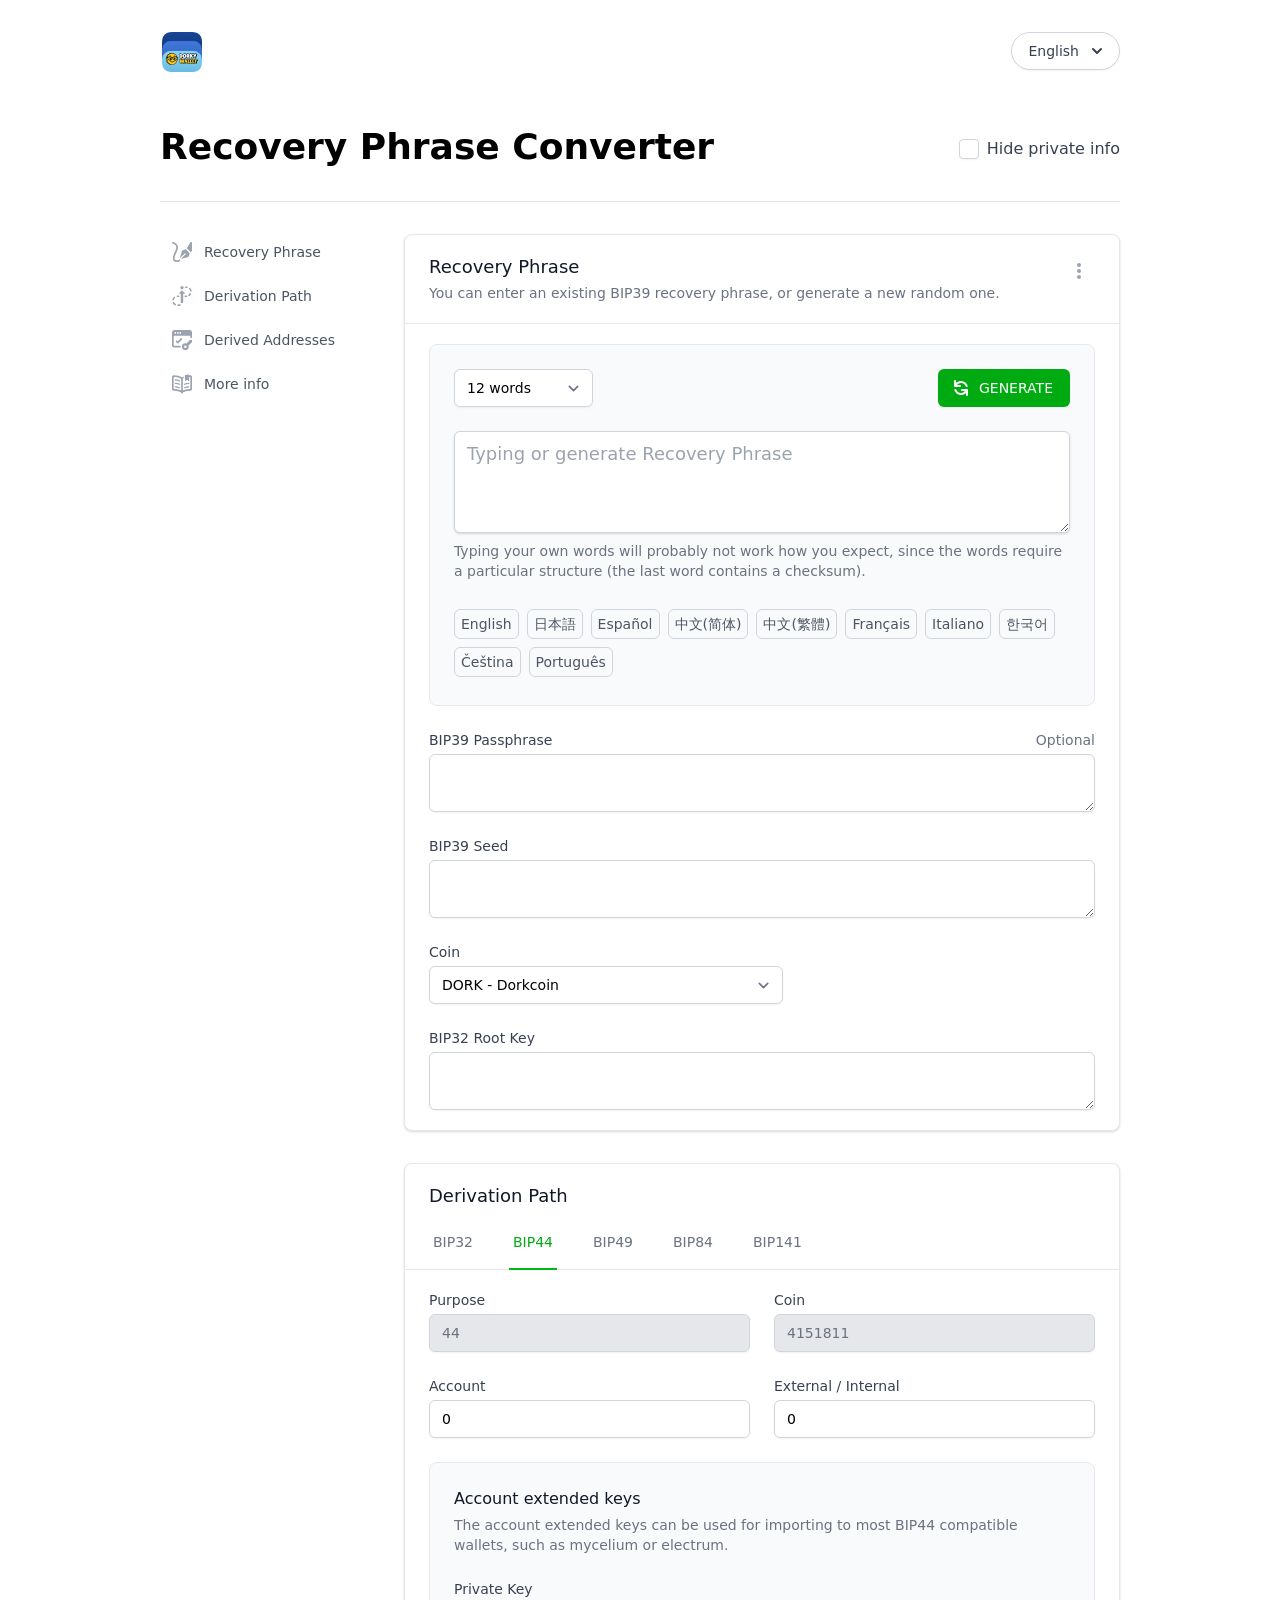
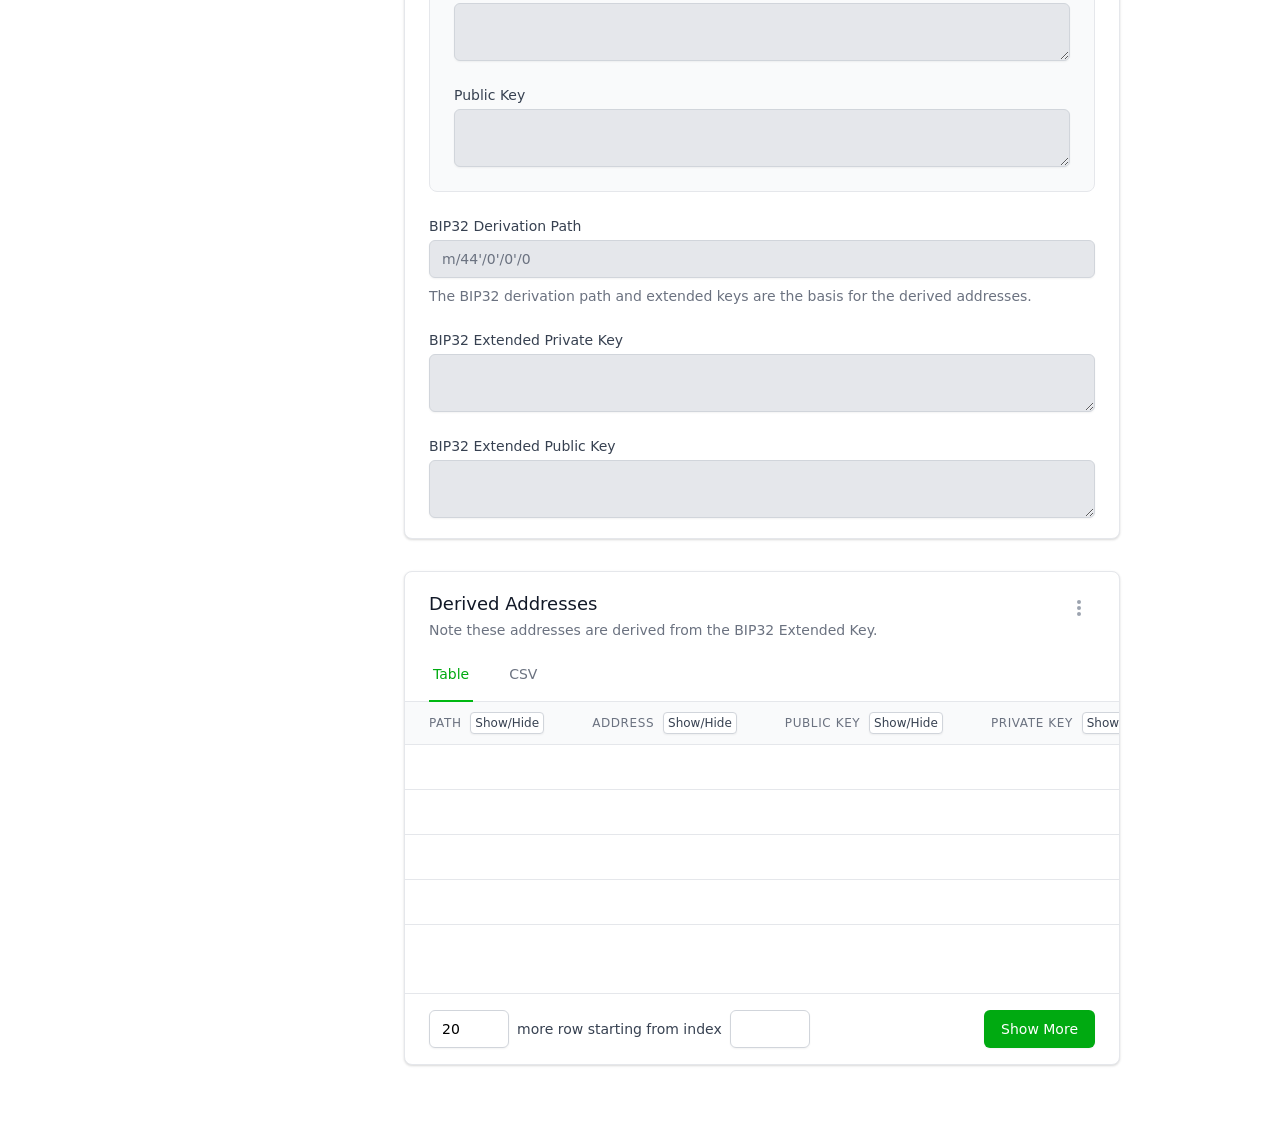
<file: pages/bip39/index.html>
<!DOCTYPE html>
<html class="antialiased">
  <head lang="en">
    <meta charset="utf-8" />
    <title>Dorky BIP39 Recovery Phrase</title>
    <meta
      content="Recovery Phrase for generating deterministic keys"
      name="description"
    />
    <meta content="width=device-width, initial-scale=1.0" name="viewport" />
    <meta content="bitcoin mnemonic converter" name="description" />
    <meta content="OneKey Team" name="author" />
    <link
      type="image/x-icon"
      rel="icon"
      href="[data-uri]"
    />
    <link rel="apple-touch-icon" sizes="180x180" href="img/apple-touch-icon.png">
    <link rel="icon" href="img/favicon.ico" />
    <link rel="icon" type="image/png" sizes="32x32" href="img/favicon-32x32.png">
    <link rel="icon" type="image/png" sizes="16x16" href="/favicon-16x16.png">
    <link rel="manifest" href="img/site.webmanifest">
    <link rel="mask-icon" href="img/safari-pinned-tab.svg" color="#00b812">
    <meta name="msapplication-TileColor" content="#ffffff">
    <meta name="theme-color" content="#ffffff">
    <link rel="stylesheet" href="css/styles.css" />
  </head>
  <body>
    <!-- Container -->
    <div class="ok-container">
      <!-- Header -->
      <header class="ok-header">
        <div>
          <a
            href="https://onekey.so/"
            class="inline-flex md:ml-0.5"
          >
            <img
              class="w-10 h-10"
              src="img/logo_green_vector.png"
              alt="Logo"
            >
          </a>
        </div>
        <div>
          <div class="dropdown js-dropdown">
            <button id="languagePopoverBtn" class="inline-flex justify-center w-full px-4 py-2 text-sm font-medium text-gray-700 bg-white border border-gray-300 rounded-full shadow-sm hover:bg-gray-50 focus:outline-none focus:ring-2 focus:ring-offset-2 focus:ring-offset-gray-100 focus:ring-green-600" type="button" aria-expanded="false" aria-haspopup="true">
              English
              <svg xmlns="http://www.w3.org/2000/svg" viewBox="0 0 20 20" fill="currentColor" class="w-5 h-5 ml-2 -mr-1" aria-hidden="true"><path fill-rule="evenodd" d="M5.293 7.293a1 1 0 011.414 0L10 10.586l3.293-3.293a1 1 0 111.414 1.414l-4 4a1 1 0 01-1.414 0l-4-4a1 1 0 010-1.414z" clip-rule="evenodd"></path></svg>
            </button>
            <div id="languagePopoverContent" class="dropdown__menu min-w-[120px]">
              <a class="block p-2 text-sm text-left text-gray-700 transition rounded-md cursor-pointer hover:bg-gray-100 hover:text-gray-900" href="./index-zh.html">
                中文
              </a>
              <a class="block p-2 text-sm text-left text-gray-700 transition rounded-md cursor-pointer hover:bg-gray-100 hover:text-gray-900">
                English
              </a>
            </div>
          </div>
        </div>
      </header>

      <!-- Title -->
      <div class="pb-4 mb-2 border-b border-gray-200 md:pb-8 md:mb-8 md:flex md:items-baseline">
          <h1 class="mb-2 text-3xl font-bold md:text-4xl md:mb-0">Recovery Phrase Converter</h1>
          <label class="flex items-center flex-shrink-0 p-2 -ml-2 transition rounded-md cursor-pointer md:ml-auto md:-mr-2 hover:bg-gray-100">
            <input type="checkbox" class="w-5 h-5 privacy-screen-toggle ok-checkbox" />
            <span class="font-medium text-gray-700">Hide private info</span>
          </label>
      </div>

      <!-- Content -->
      <div class="-mx-4 md:grid md:gap-4 md:grid-cols-12 md:mx-0">
        <!-- Navigation -->
        <div class="sticky top-0 self-start px-1 py-2 overflow-auto bg-white bg-opacity-70 backdrop-filter backdrop-saturate-150 backdrop-blur-lg md:px-0 md:py-0 md:col-span-4 md:top-8 lg:col-span-3">
          <nav class="md:max-w-[240px] mr-8 space-x-2 md:space-x-0 md:space-y-2 text-gray-600 flex md:flex-col" aria-label="Sidebar">
            <!-- Current: "bg-gray-100 text-gray-900", Default: "text-gray-600 hover:bg-gray-50 hover:text-gray-900" -->
            <a href="#section-1" class="flex items-center px-3 py-2 text-sm font-medium rounded-md js-anchor-link hover:bg-gray-50 hover:text-gray-900">
              <svg viewBox="0 0 24 24" height="24" width="24" xmlns="http://www.w3.org/2000/svg" fill="currentColor" class="hidden w-5 h-5 mr-3 text-gray-400 md:block">
                <g transform="matrix(1,0,0,1,0,0)"><path d="M23.5,0h-1a.5.5,0,0,0-.431.247l-4.16,7.072a.5.5,0,0,0,.077.607l3.921,3.921a.5.5,0,0,0,.666.036l1.239-.992A.5.5,0,0,0,24,10.5V.5A.5.5,0,0,0,23.5,0Z" stroke="none" stroke-linecap="round" stroke-linejoin="round" stroke-width="0"></path><path d="M16.868,8.929a.5.5,0,0,0-.491-.127l-2.9.827a2.484,2.484,0,0,0-1.717,1.717L9.488,19.312a.069.069,0,0,0,.116.068l5.63-5.631A.75.75,0,1,1,16.3,14.81l-5.632,5.632a.062.062,0,0,0-.01.077.064.064,0,0,0,.072.028l7.965-2.276a2.488,2.488,0,0,0,1.72-1.726l.778-2.945a.5.5,0,0,0-.13-.481Z" stroke="none" stroke-linecap="round" stroke-linejoin="round" stroke-width="0"></path><path d="M8.3,21.283A3.464,3.464,0,0,1,6,22a3.175,3.175,0,0,1-2.644-1.045c-.636-.965-.441-2.714.564-5.059,2.017-4.709,4.134-8.436,2.8-11.62C5.969,2.5,4.264,1.156,1.351.065a1,1,0,1,0-.7,1.871C2.978,2.81,4.36,3.828,4.872,5.05c.955,2.277-.9,5.646-2.791,10.059-1.3,3.036-1.434,5.373-.4,6.947A5.057,5.057,0,0,0,6,24,5.3,5.3,0,0,0,9.7,22.707a.991.991,0,0,0,.006-1.395A1.009,1.009,0,0,0,8.3,21.283Z" stroke="none" stroke-linecap="round" stroke-linejoin="round" stroke-width="0"></path></g>
              </svg>
              <span class="truncate">
                Recovery Phrase
              </span>
            </a>

            <a href="#section-2" class="flex items-center px-3 py-2 text-sm font-medium rounded-md js-anchor-link hover:bg-gray-50 hover:text-gray-900">
              <svg viewBox="0 0 24 24" height="24" width="24" xmlns="http://www.w3.org/2000/svg" fill="currentColor" class="hidden w-5 h-5 mr-3 text-gray-400 md:block"><g transform="matrix(1,0,0,1,0,0)"><path d="M10.5,23.02a.98.98,0,0,0-.98-.979H7.562a.98.98,0,1,0,0,1.959H9.521A.98.98,0,0,0,10.5,23.02Z" stroke="none" stroke-linecap="round" stroke-linejoin="round" stroke-width="0"></path><path d="M4.294,21.4a4.434,4.434,0,0,1-1.625-1.736.98.98,0,1,0-1.738.906,6.4,6.4,0,0,0,2.343,2.5.968.968,0,0,0,.509.143A.979.979,0,0,0,4.294,21.4Z" stroke="none" stroke-linecap="round" stroke-linejoin="round" stroke-width="0"></path><path d="M2.115,13.1A6.361,6.361,0,0,0,.408,16.072a.979.979,0,0,0,.711,1.189.945.945,0,0,0,.24.03.98.98,0,0,0,.949-.74A4.4,4.4,0,0,1,3.49,14.492a.98.98,0,1,0-1.375-1.4Z" stroke="none" stroke-linecap="round" stroke-linejoin="round" stroke-width="0"></path><path d="M17.358,13.224a.98.98,0,0,0,0-1.959h-1.47a.98.98,0,0,0,0,1.959Z" stroke="none" stroke-linecap="round" stroke-linejoin="round" stroke-width="0"></path><path d="M22.5,8.74a.979.979,0,0,0-1.342.347,4.383,4.383,0,0,1-1.171,1.307.98.98,0,1,0,1.173,1.57,6.387,6.387,0,0,0,1.688-1.883A.981.981,0,0,0,22.5,8.74Z" stroke="none" stroke-linecap="round" stroke-linejoin="round" stroke-width="0"></path><path d="M23.622,5.807a1.075,1.075,0,0,0-.018-.193,6.362,6.362,0,0,0-1.554-3.06.98.98,0,1,0-1.444,1.324,4.393,4.393,0,0,1,1.075,2.116.981.981,0,0,0,.96.79.9.9,0,0,0,.191-.019A.979.979,0,0,0,23.622,5.807Z" stroke="none" stroke-linecap="round" stroke-linejoin="round" stroke-width="0"></path><path d="M18.823,1.578A.978.978,0,0,0,17.935.516C17.744.5,17.553.49,17.358.49h-.98a.98.98,0,0,0,0,1.959h.98c.136,0,.27.007.4.018.03,0,.06,0,.088,0A.979.979,0,0,0,18.823,1.578Z" stroke="none" stroke-linecap="round" stroke-linejoin="round" stroke-width="0"></path><path d="M8.579,9a.487.487,0,0,0,.452.3h1.225a.245.245,0,0,1,.245.245v9.8a1.469,1.469,0,0,0,2.938,0v-9.8a.245.245,0,0,1,.245-.245h1.225a.49.49,0,0,0,.346-.836L12.316,5.531a.489.489,0,0,0-.692,0L8.685,8.47A.49.49,0,0,0,8.579,9Z" stroke="none" stroke-linecap="round" stroke-linejoin="round" stroke-width="0"></path><path d="M10.011 1.959 A1.959 1.959 0 1 0 13.929 1.959 A1.959 1.959 0 1 0 10.011 1.959 Z" stroke="none" stroke-linecap="round" stroke-linejoin="round" stroke-width="0"></path><path d="M6.582,11.265a.98.98,0,0,0,0,1.959h1.47a.98.98,0,0,0,0-1.959Z" stroke="none" stroke-linecap="round" stroke-linejoin="round" stroke-width="0"></path></g></svg>
              <span class="truncate">
                Derivation Path
              </span>
            </a>

            <a href="#section-3" class="flex items-center px-3 py-2 text-sm font-medium rounded-md js-anchor-link hover:bg-gray-50 hover:text-gray-900">
              <svg viewBox="0 0 24 24" height="24" width="24" xmlns="http://www.w3.org/2000/svg" fill="currentColor" class="hidden w-5 h-5 mr-3 text-gray-400 md:block"><g transform="matrix(1,0,0,1,0,0)"><path d="M21,0H3A3,3,0,0,0,0,3V18a3,3,0,0,0,3,3H9.5a1,1,0,0,0,0-2H3a1,1,0,0,1-1-1V7.5A.5.5,0,0,1,2.5,7h19a.5.5,0,0,1,.5.5V9a1,1,0,0,0,2,0V3A3,3,0,0,0,21,0ZM11,3.5a1,1,0,1,1-1-1A1,1,0,0,1,11,3.5Zm-3,0a1,1,0,1,1-1-1A1,1,0,0,1,8,3.5Zm-3,0a1,1,0,1,1-1-1A1,1,0,0,1,5,3.5Z" stroke="none" stroke-linecap="round" stroke-linejoin="round" stroke-width="0"></path><path d="M11.942,9.913a1,1,0,0,0-1.414.03L7.118,13.5a.25.25,0,0,1-.181.077.246.246,0,0,1-.18-.077l-.535-.558a1,1,0,0,0-1.444,1.384l1.438,1.5a1,1,0,0,0,1.443,0l4.313-4.5A1,1,0,0,0,11.942,9.913Z" stroke="none" stroke-linecap="round" stroke-linejoin="round" stroke-width="0"></path><path d="M17.382,16.118a.25.25,0,0,1-.25.063A3.853,3.853,0,0,0,16,16a4,4,0,1,0,4,4,3.841,3.841,0,0,0-.181-1.131.249.249,0,0,1,.063-.25l4.045-4.046A.248.248,0,0,0,24,14.4V12.25a.25.25,0,0,0-.25-.25H21.6a.249.249,0,0,0-.177.073ZM16,21.5A1.5,1.5,0,1,1,17.5,20,1.5,1.5,0,0,1,16,21.5Z" stroke="none" stroke-linecap="round" stroke-linejoin="round" stroke-width="0"></path></g></svg>
              <span class="truncate">
                Derived Addresses
              </span>
            </a>

            <a href="#section-4" class="flex items-center px-3 py-2 text-sm font-medium rounded-md js-anchor-link hover:bg-gray-50 hover:text-gray-900">
              <svg viewBox="0 0 24 24" height="24" width="24" fill="currentColor" class="hidden w-5 h-5 mr-3 text-gray-400 md:block" xmlns="http://www.w3.org/2000/svg"><g transform="matrix(1,0,0,1,0,0)"><path d="M24,3.517a2.018,2.018,0,0,0-.609-1.441,1.915,1.915,0,0,0-1.438-.56c-.29.008-.58.021-.87.037A.554.554,0,0,1,20.5,1a.5.5,0,0,0-.547-.5,25.167,25.167,0,0,0-4.081.7.5.5,0,0,0-.372.484V8a.5.5,0,0,0,.854.354l1.292-1.293a.5.5,0,0,1,.708,0l1.293,1.293A.5.5,0,0,0,20.5,8V4.065a.5.5,0,0,1,.467-.5c.168-.011.337-.02.51-.029a.5.5,0,0,1,.525.5l-.013,13.5a.5.5,0,0,1-.479.5A22.909,22.909,0,0,0,13.7,19.543a.5.5,0,0,1-.7-.458V6c0-.19.256-.46.753-.752A.5.5,0,0,0,14,4.816V3.688a.5.5,0,0,0-.722-.448,6.686,6.686,0,0,0-.982.585.5.5,0,0,1-.592,0C9.755,2.383,5.889,1.63,2.047,1.516a1.927,1.927,0,0,0-1.438.56A2.018,2.018,0,0,0,0,3.517v14.5a2,2,0,0,0,1.956,2C7.923,20.186,11,21.834,11,22.5a1,1,0,0,0,2,0c0-.666,3.077-2.314,9.044-2.486a2,2,0,0,0,1.956-2ZM2.478,18.033a.5.5,0,0,1-.478-.5l-.012-13.5a.5.5,0,0,1,.523-.5C8.113,3.789,11,5.357,11,6V19.086a.5.5,0,0,1-.7.457A22.937,22.937,0,0,0,2.478,18.033Z"  stroke="none" stroke-linecap="round" stroke-linejoin="round" stroke-width="0"></path><path d="M9.257,7.443a24.06,24.06,0,0,0-5.184-1.02.75.75,0,1,0-.146,1.493,22.661,22.661,0,0,1,4.853.949.75.75,0,1,0,.477-1.422Z"  stroke="none" stroke-linecap="round" stroke-linejoin="round" stroke-width="0"></path><path d="M9.257,11.616A24.036,24.036,0,0,0,4.073,10.6a.75.75,0,1,0-.146,1.493,22.635,22.635,0,0,1,4.853.949.75.75,0,0,0,.477-1.422Z"  stroke="none" stroke-linecap="round" stroke-linejoin="round" stroke-width="0"></path><path d="M9.257,15.789a24.06,24.06,0,0,0-5.184-1.02.75.75,0,1,0-.146,1.493,22.538,22.538,0,0,1,4.853.949.75.75,0,0,0,.477-1.422Z"  stroke="none" stroke-linecap="round" stroke-linejoin="round" stroke-width="0"></path><path d="M15.22,13.038a22.635,22.635,0,0,1,4.853-.949.75.75,0,1,0-.146-1.493,24.036,24.036,0,0,0-5.184,1.02.75.75,0,0,0,.477,1.422Z"  stroke="none" stroke-linecap="round" stroke-linejoin="round" stroke-width="0"></path><path d="M15.22,17.211a22.538,22.538,0,0,1,4.853-.949.75.75,0,1,0-.146-1.493,24.06,24.06,0,0,0-5.184,1.02.75.75,0,0,0,.477,1.422Z"  stroke="none" stroke-linecap="round" stroke-linejoin="round" stroke-width="0"></path></g></svg>
              <span class="truncate">
                More info
              </span>
            </a>
          </nav>
        </div>
        <!-- Main -->
        <div class="space-y-8 md:col-span-8 lg:col-span-9">
          <!-- Card – Mnemonic -->
          <div id="section-1" class="ok-card js-section">
            <!-- Card / Header -->
            <div class="ok-card__header">
              <!-- Card / Header / Title & Descriptions -->
              <div class="mr-4">
                <h2 class="ok-card__header-title">Recovery Phrase</h2>
                <p class="max-w-2xl mt-1 text-sm text-gray-500">
                  You can enter an existing BIP39 recovery phrase, or generate a new random one.
                </p>
              </div>
              <!-- Card / Header / Controls -->
              <div class="dropdown js-dropdown">
                <button id="recoveryPhrasePopoverBtn" type="button" class="inline-flex items-center justify-center flex-shrink-0 w-8 h-8 text-gray-400 bg-white rounded-full hover:text-gray-500 focus:outline-none focus:ring-2 focus:ring-offset-2 focus:ring-green-500" aria-expanded="false" aria-haspopup="true">
                  <span class="sr-only">Open options</span>
                  <!-- Heroicon name: solid/dots-vertical -->
                  <svg class="w-5 h-5" xmlns="http://www.w3.org/2000/svg" viewBox="0 0 20 20" fill="currentColor" aria-hidden="true">
                    <path d="M10 6a2 2 0 110-4 2 2 0 010 4zM10 12a2 2 0 110-4 2 2 0 010 4zM10 18a2 2 0 110-4 2 2 0 010 4z" />
                  </svg>
                </button>
                <div id="recoveryPhrasePopoverContent" class="dropdown__menu">
                  <label class="flex items-center p-2 transition rounded-md cursor-pointer hover:bg-gray-100">
                    <input type="checkbox" class="use-entropy ok-checkbox" />
                    <span class="text-sm text-gray-700 whitespace-nowrap">Show entropy details</span>
                  </label>
                  <label class="flex items-center p-2 transition rounded-md cursor-pointer hover:bg-gray-100">
                    <input type="checkbox" class="showSplitMnemonic ok-checkbox" />
                    <span class="text-sm text-gray-700 whitespace-nowrap">Show split recovery phrase cards</span>
                  </label>
                  <label class="flex items-center p-2 transition rounded-md cursor-pointer hover:bg-gray-100">
                    <input type="checkbox" class="showBip85 ok-checkbox" />
                    <span class="text-sm text-gray-700 whitespace-nowrap">Show BIP85</span>
                  </label>
                </div>
              </div>
            </div>
            <!-- Card / Body -->
            <div class="ok-card__body">
              <!-- Entropy Details -->
              <div class="hidden entropy-container">
                <div class="insert-card">
                  <!-- Warning -->
                  <p class="flex p-2 text-sm text-yellow-600 border border-yellow-200 rounded-md bg-yellow-50">
                    <svg xmlns="http://www.w3.org/2000/svg" class="flex-shrink-0 w-5 h-5 mr-2 text-yellow-400" fill="none" viewBox="0 0 24 24" stroke="currentColor">
                      <path stroke-linecap="round" stroke-linejoin="round" stroke-width="2" d="M12 9v2m0 4h.01m-6.938 4h13.856c1.54 0 2.502-1.667 1.732-3L13.732 4c-.77-1.333-2.694-1.333-3.464 0L3.34 16c-.77 1.333.192 3 1.732 3z"></path>
                    </svg>
                    <span>Entropy is an advanced feature. Your recovery phrase may be insecure if this feature is used incorrectly. <a class="underline" href="#entropy-notes">Read more</a></span>
                  </p>
                  <!-- Valid entropy values -->
                  <div>
                    <p class="mb-1 ok-label">Valid entropy values include:</p>
                    <ul class="flex flex-wrap -mx-2.5 -mb-1.5">
                      <li class="mx-1">
                        <label class="flex items-start p-1.5 transition rounded-md cursor-pointer hover:bg-gray-200">
                          <div class="flex items-center h-5">
                            <input class="ok-radio" type="radio" name="entropy-type" value="binary" />
                          </div>
                          <div class="ml-2 text-sm">
                            <p class="font-medium text-gray-700">Binary <span class="font-normal">[0-1]</span></p>
                            <p class="text-gray-500">101010011</p>
                          </div>
                        </label>
                      </li>
                      <li class="mx-1">
                        <label class="flex items-start p-1.5 transition rounded-md cursor-pointer hover:bg-gray-200">
                          <div class="flex items-center h-5">
                            <input class="ok-radio" type="radio" name="entropy-type" value="base 6" />
                          </div>
                          <div class="ml-2 text-sm">
                            <p class="font-medium text-gray-700">Base 6 <span class="font-normal">[0-5]</span></p>
                            <p class="text-gray-500">123434014</p>
                          </div>
                        </label>
                      </li>
                      <li class="mx-1">
                        <label class="flex items-start p-1.5 transition rounded-md cursor-pointer hover:bg-gray-200">
                          <div class="flex items-center h-5">
                            <input class="ok-radio" type="radio" name="entropy-type" value="dice" />
                          </div>
                          <div class="ml-2 text-sm">
                            <p class="font-medium text-gray-700">Dice <span class="font-normal">[1-6]</span></p>
                            <p class="text-gray-500">62535634</p>
                          </div>
                        </label>
                      </li>
                      <li class="mx-1">
                        <label class="flex items-start p-1.5 transition rounded-md cursor-pointer hover:bg-gray-200">
                          <div class="flex items-center h-5">
                            <input class="ok-radio" type="radio" name="entropy-type" value="base 10" />
                          </div>
                          <div class="ml-2 text-sm">
                            <p class="font-medium text-gray-700">Base 10 <span class="font-normal">[0-9]</span></p>
                            <p class="text-gray-500">90834528</p>
                          </div>
                        </label>
                      </li>
                      <li class="mx-1">
                        <label class="flex items-start p-1.5 transition rounded-md cursor-pointer hover:bg-gray-200">
                          <div class="flex items-center h-5">
                            <input class="ok-radio"
                              type="radio"
                              name="entropy-type"
                              value="hexadecimal"
                              checked
                            />
                          </div>
                          <div class="ml-2 text-sm">
                            <p class="font-medium text-gray-700">Hex <span class="font-normal">[0-9A-F]</span></p>
                            <p class="text-gray-500">4187a8bfd9</p>
                          </div>
                        </label>
                      </li>
                      <li class="mx-1">
                        <label class="flex items-start p-1.5 transition rounded-md cursor-pointer hover:bg-gray-200">
                          <div class="flex items-center h-5">
                            <input class="ok-radio" type="radio" name="entropy-type" value="card" />
                          </div>
                          <div class="ml-2 text-sm">
                            <p class="font-medium text-gray-700">Card <span class="font-normal">[A2-9TJQK][CDHS]</span></p>
                            <p class="text-gray-500">ahqs9dtc</p>
                          </div>
                        </label>
                      </li>
                    </ul>
                  </div>
                  <!-- Entropy -->
                  <div>
                    <label for="entropy" class="mb-1 ok-label">Entropy</label>
                    <textarea
                      id="entropy"
                      rows="2"
                      class="entropy private-data ok-textarea"
                      placeholder="Accepts either binary, base 6, 6-sided dice, base 10, hexadecimal or cards"
                      autocomplete="off"
                      autocorrect="off"
                      autocapitalize="off"
                      spellcheck="false"
                    ></textarea>
                    <div class="hidden row filter-warning">
                      <p class="mt-2 text-sm text-red-600">Some characters have been discarded.</p>
                    </div>
                  </div>
                  <!-- Description list -->
                  <div class="grid grid-cols-2 gap-6">
                    <div>
                      <p class="mb-1 ok-label cursor-help" title="Based on estimates from zxcvbn using Filtered Entropy">Time To Crack</p>
                      <div class="text-sm text-gray-900">
                        <span class="crack-time"></span>
                      </div>
                    </div>
                    <div>
                      <p class="mb-1 ok-label">Event Count</p>
                      <div class="text-sm text-gray-900">
                        <span class="event-count"></span>
                      </div>
                    </div>
                    <div>
                      <p class="mb-1 ok-label">Entropy Type</p>
                      <div class="text-sm text-gray-900">
                        <span class="type"></span>
                      </div>
                    </div>
                    <div>
                      <p class="mb-1 ok-label">Avg Bits Per Event</p>
                      <div class="text-sm text-gray-900">
                        <span class="bits-per-event"></span>
                      </div>
                    </div>
                    <div>
                      <p class="mb-1 ok-label">Raw Entropy Words</p>
                      <div class="text-sm text-gray-900">
                        <span class="word-count"></span>
                      </div>
                    </div>
                    <div>
                      <p class="mb-1 ok-label">Total Bits</p>
                      <div class="text-sm text-gray-900">
                        <span class="bits"></span>
                      </div>
                    </div>
                    <div class="col-span-full">
                      <p class="mb-1 ok-label">Filtered Entropy</p>
                      <div class="text-sm text-gray-900">
                        <span class="filtered private-data"></span>
                      </div>
                    </div>
                    <div class="col-span-full">
                      <p class="mb-1 ok-label">Raw Binary</p>
                      <div class="text-sm text-gray-900">
                        <span class="binary private-data"></span>
                      </div>
                    </div>
                    <div class="col-span-full md:col-span-1">
                      <p class="mb-1 ok-label">Recovery Phrase Length</p>
                      <select class="w-full mnemonic-length ok-select">
                        <option value="raw" selected>
                          Use Raw Entropy (3 words per 32 bits)
                        </option>
                        <option value="12">12 <span>Words</span></option>
                        <option value="15">15 <span>Words</span></option>
                        <option value="18">18 <span>Words</span></option>
                        <option value="21">21 <span>Words</span></option>
                        <option value="24">24 <span>Words</span></option>
                      </select>
                      <p class="hidden weak-entropy-override-warning">
                        <span class="ok-helper-text ok-helper-text--danger">
                          The recovery phrase will appear more secure than it really is.
                        </span>
                      </p>
                    </div>
                    <div class="col-span-full md:col-span-1">
                      <p class="mb-1 ok-label">Binary Checksum</p>
                      <div class="text-sm text-gray-900">
                        <span class="checksum private-data">&nbsp;</span>
                      </div>
                    </div>
                    <div class="col-span-full">
                      <p class="mb-1 ok-label">Word Indexes</p>
                      <div class="text-sm text-gray-900">
                        <span class="word-indexes private-data">&nbsp;</span>
                      </div>
                    </div>
                  </div>
                </div>
              </div>
              <!-- Generate Code -->
              <div class="insert-card">
                <div class="generate-container">
                  <div class="sm:flex sm:justify-between sm:space-x-2">
                    <!-- Mnemonic Language Selector -->
                    <select id="strength" class="w-full mb-2 sm:mb-0 strength ok-select sm:w-auto">
                      <option value="12" selected>12 words</option>
                      <option value="18">18 words</option>
                      <option value="24">24 words</option>
                      <option class="text-black" disabled>──────────</option>
                      <option value="3">3 words</option>
                      <option value="6">6 words</option>
                      <option value="9">9 words</option>
                      <option value="15">15 words</option>
                      <option value="21">21 words</option>
                    </select>
                    <!-- Generate Button -->
                    <button type="button" class="inline-flex items-center justify-center w-full px-4 py-2 text-sm font-medium text-white transition bg-green-600 border border-transparent rounded-md shadow-sm generate hover:bg-green-700 focus:outline-none focus:ring-2 focus:ring-offset-2 focus:ring-green-500 sm:w-auto">
                      <svg xmlns="http://www.w3.org/2000/svg" class="w-5 h-5 mr-2 -ml-1" viewBox="0 0 20 20" fill="currentColor">
                        <path fill-rule="evenodd" d="M4 2a1 1 0 011 1v2.101a7.002 7.002 0 0111.601 2.566 1 1 0 11-1.885.666A5.002 5.002 0 005.999 7H9a1 1 0 010 2H4a1 1 0 01-1-1V3a1 1 0 011-1zm.008 9.057a1 1 0 011.276.61A5.002 5.002 0 0014.001 13H11a1 1 0 110-2h5a1 1 0 011 1v5a1 1 0 11-2 0v-2.101a7.002 7.002 0 01-11.601-2.566 1 1 0 01.61-1.276z" clip-rule="evenodd" />
                      </svg>
                      GENERATE
                    </button>
                  </div>
                  <!-- Warning Text -->
                  <p class="flex hidden p-2 mt-4 text-sm text-yellow-600 border border-yellow-200 rounded-md warning help-block bg-yellow-50">
                    <svg xmlns="http://www.w3.org/2000/svg" class="w-5 h-5 mr-2 text-yellow-400" fill="none" viewBox="0 0 24 24" stroke="currentColor">
                      <path stroke-linecap="round" stroke-linejoin="round" stroke-width="2" d="M12 9v2m0 4h.01m-6.938 4h13.856c1.54 0 2.502-1.667 1.732-3L13.732 4c-.77-1.333-2.694-1.333-3.464 0L3.34 16c-.77 1.333.192 3 1.732 3z" />
                    </svg>
                    Recovery phrase with less than 12 words have low entropy and may be guessed by an attacker.
                  </p>
                </div>
                <!-- Recovery Code -->
                <div>
                  <textarea
                    id="phrase"
                    class="w-full shadow phrase private-data ok-textarea sm:text-lg"
                    data-show-qr
                    autocomplete="off"
                    autocorrect="off"
                    autocapitalize="off"
                    spellcheck="false"
                    placeholder="Typing or generate Recovery Phrase"
                    rows="3"
                  ></textarea>
                  <p class="ok-helper-text">Typing your own words will probably not work how you expect, since the words require a particular structure (the last word contains a checksum).</p>
                </div>
                <div class="flex flex-wrap -m-1 text-gray-600 languages">
                  <a class="py-1 px-1.5 text-sm border border-gray-300 rounded-md hover:bg-gray-100 hover:text-gray-900 transition m-1" href="#english">English</a>
                  <a class="py-1 px-1.5 text-sm border border-gray-300 rounded-md hover:bg-gray-100 hover:text-gray-900 transition m-1" href="#japanese" title="Japanese">日本語</a>
                  <a class="py-1 px-1.5 text-sm border border-gray-300 rounded-md hover:bg-gray-100 hover:text-gray-900 transition m-1" href="#spanish" title="Spanish">Español</a>
                  <a class="py-1 px-1.5 text-sm border border-gray-300 rounded-md hover:bg-gray-100 hover:text-gray-900 transition m-1" href="#chinese_simplified" title="Chinese (Simplified)"
                    >中文(简体)</a
                  >
                  <a class="py-1 px-1.5 text-sm border border-gray-300 rounded-md hover:bg-gray-100 hover:text-gray-900 transition m-1" href="#chinese_traditional" title="Chinese (Traditional)"
                    >中文(繁體)</a
                  >
                  <a class="py-1 px-1.5 text-sm border border-gray-300 rounded-md hover:bg-gray-100 hover:text-gray-900 transition m-1" href="#french" title="French">Français</a>
                  <a class="py-1 px-1.5 text-sm border border-gray-300 rounded-md hover:bg-gray-100 hover:text-gray-900 transition m-1" href="#italian" title="Italian">Italiano</a>
                  <a class="py-1 px-1.5 text-sm border border-gray-300 rounded-md hover:bg-gray-100 hover:text-gray-900 transition m-1" href="#korean" title="Korean">한국어</a>
                  <a class="py-1 px-1.5 text-sm border border-gray-300 rounded-md hover:bg-gray-100 hover:text-gray-900 transition m-1" href="#czech" title="Czech">Čeština</a>
                  <a class="py-1 px-1.5 text-sm border border-gray-300 rounded-md hover:bg-gray-100 hover:text-gray-900 transition m-1" href="#portuguese" title="Portuguese">Português</a>
                </div>
              </div>
              <!-- BIP39 Split Mnemonic -->
              <div class="hidden splitMnemonic">
                <div class="insert-card">
                  <div>
                    <label for="phrase" class="mb-1 ok-label"
                      >BIP39 Split Recovery Phrase</label
                    >
                    <div>
                      <textarea
                        id="phraseSplit"
                        class="phraseSplit private-data ok-textarea"
                        title="Only 2 of 3 cards needed to recover."
                        rows="4"
                      ></textarea>
                      <p class="help-block ok-helper-text ok-helper-text--danger">
                        <span id="phraseSplitWarn" class="phraseSplitWarn"></span>
                      </p>
                    </div>
                  </div>
                </div>
              </div>
              <!-- BIP39 Passphrase -->
              <div>
                <div class="flex justify-between mb-1">
                  <label for="passphrase" class="ok-label">BIP39 Passphrase</label>
                  <span class="text-sm text-gray-500" id="email-optional">Optional</span>
                </div>
                <textarea
                  id="passphrase"
                  class="passphrase private-data ok-textarea"
                  autocomplete="off"
                  autocorrect="off"
                  autocapitalize="off"
                  spellcheck="false"
                ></textarea>
              </div>
              <!-- BIP39 Seed -->
              <div>
                <label for="seed" class="mb-1 ok-label">BIP39 Seed</label>
                <textarea
                  id="seed"
                  class="seed private-data ok-textarea"
                  data-show-qr
                  autocomplete="off"
                  autocorrect="off"
                  autocapitalize="off"
                  spellcheck="false"
                ></textarea>
              </div>
              <!-- Coin -->
              <div>
                <label for="network-phrase" class="mb-1 ok-label">Coin</label>
                <select id="network-phrase" class="max-w-full network ok-select">
                  <!-- populated by javascript -->
                </select>
              </div>
              <!-- BIP32 Root Key -->
              <div>
                <label for="root-key" class="mb-1 ok-label">BIP32 Root Key</label>
                <textarea
                  id="root-key"
                  class="root-key private-data ok-textarea"
                  data-show-qr
                  autocomplete="off"
                  autocorrect="off"
                  autocapitalize="off"
                  spellcheck="false"
                ></textarea>
              </div>
              <!-- BIP85 -->
              <div class="hidden bip85">
                <div class="space-y-4 md:space-y-6 insert-card">
                  <!-- Warning -->
                  <p class="flex p-2 text-sm text-yellow-600 border border-yellow-200 rounded-md bg-yellow-50">
                    <svg xmlns="http://www.w3.org/2000/svg" class="flex-shrink-0 w-5 h-5 mr-2 text-yellow-400" fill="none" viewBox="0 0 24 24" stroke="currentColor">
                      <path stroke-linecap="round" stroke-linejoin="round" stroke-width="2" d="M12 9v2m0 4h.01m-6.938 4h13.856c1.54 0 2.502-1.667 1.732-3L13.732 4c-.77-1.333-2.694-1.333-3.464 0L3.34 16c-.77 1.333.192 3 1.732 3z"></path>
                    </svg>
                    <span>This is an advanced feature and should only be used if you understand what it does. Please read the <a class="underline" href="https://github.com/bitcoin/bips/blob/master/bip-0085.mediawiki" target="_blank">BIP85 spec</a> for more information.</span>
                  </p>
                  <!-- Form -->
                  <div class="grid gap-6 md:grid-cols-2">
                    <!-- BIP85 Application -->
                    <div>
                      <label for="bip85-application" class="mb-1 ok-label">BIP85 Application</label>
                      <div>
                        <select id="bip85-application" class="w-full ok-select">
                          <option value="bip39" selected>BIP39</option>
                          <option value="wif">WIF</option>
                          <option value="xprv">Xprv</option>
                          <option value="hex">Hex</option>
                        </select>
                      </div>
                    </div>
                    <!-- BIP85 Mnemonic Language -->
                    <div class="bip85-mnemonic-language-input">
                      <label for="bip85-mnemonic-language" class="mb-1 ok-label">BIP85 Recovery Phrase Language</label>
                      <div class="col-sm-10 languages">
                        <select
                          id="bip85-mnemonic-language"
                          class="w-full strength ok-select"
                        >
                          <option value="0" selected>English</option>
                          <!--<option value="1">日本語</option>
                                                <option value="2">한국어</option>
                                                <option value="3">Español</option>
                                                <option value="4">中文(简体)</option>
                                                <option value="5">中文(繁體)</option>
                                                <option value="6">Français</option>
                                                <option value="7">Italiano</option>
                                                <option value="8">Čeština</option>
                                                <option value="9">Português</option>-->
                        </select>
                      </div>
                    </div>
                    <!-- BIP85 Mnemonic Length -->
                    <div class="bip85-mnemonic-length-input">
                      <label for="bip85-mnemonic-length" class="mb-1 ok-label">BIP85 Recovery Phrase Length</label>
                      <select id="bip85-mnemonic-length" class="w-full strength ok-select">
                        <option value="12" selected>12</option>
                        <option value="18">18</option>
                        <option value="24">24</option>
                      </select>
                    </div>
                    <!-- BIP85 Bytes -->
                    <div class="bip85-bytes-input">
                      <label for="bip85-bytes" class="mb-1 ok-label">BIP85 Bytes</label>
                      <input
                        id="bip85-bytes"
                        type="text"
                        class="change ok-input"
                        value="64"
                      />
                    </div>
                    <!-- BIP85 Index -->
                    <div class="bip85-index-input">
                      <label for="bip85-index" class="mb-1 ok-label">BIP85 Index</label>
                      <input
                        id="bip85-index"
                        type="text"
                        class="change ok-input"
                        value="0"
                      />
                    </div>
                    <!-- BIP85 Child Key -->
                    <div class="col-span-full">
                      <label for="phrase" class="mb-1 ok-label">BIP85 Child Key</label>
                      <textarea
                        id="bip85Field"
                        data-show-qr
                        class="bip85Field private-data ok-textarea"
                        title="BIP85 Child Key"
                        rows="3"
                      ></textarea>
                      <p class="ok-helper-text">
                        The value of this field is not used elsewhere on this page. It can be used as a new key. In case of the BIP39 application, you can paste it into the "BIP39 Recovery Phrase" field to use it as a new recovery phrase.
                      </p>
                    </div>
                  </div>
                </div>
              </div>
              <!-- Prefixes – show when Coin is LTC - Litecoin -->
              <div class="hidden form-group litecoin-ltub-container">
                <label for="litecoin-use-ltub" class="mb-1 col-sm-2 control-label ok-label"
                  >Prefixes</label
                >
                <div class="col-sm-10 checkbox">
                  <label class="flex items-center p-2 -ml-2 transition rounded-md cursor-pointer hover:bg-gray-100">
                    <input
                      type="checkbox"
                      id="litecoin-use-ltub"
                      class="litecoin-use-ltub ok-checkbox"
                      checked="checked"
                    />
                    <div class="text-sm text-gray-700">
                      Use <code>Ltpv / Ltub</code> instead of
                      <code>xprv / xpub</code>
                    </div>
                  </label>
                </div>
              </div>
          </div>
        </div>
          <!-- Card – Derivation Path -->
          <div id="section-2" class="ok-card js-section">
            <div class="flex-col pb-0 ok-card__header">
              <h2 class="ok-card__header-title">Derivation Path</h2>
              <!-- Tabs -->
              <ul class="flex mt-2 -mb-px -mr-4 space-x-8 overflow-auto derivation-type nav nav-tabs" role="tablist">
                <li id="bip32-tab">
                  <a href="#bip32" role="tab" data-toggle="tab" class="ok-tab">BIP32</a>
                </li>
                <li id="bip44-tab" class="active">
                  <a href="#bip44" role="tab" data-toggle="tab" class="ok-tab">BIP44</a>
                </li>
                <li id="bip49-tab">
                  <a href="#bip49" role="tab" data-toggle="tab" class="ok-tab">BIP49</a>
                </li>
                <li id="bip84-tab">
                  <a href="#bip84" role="tab" data-toggle="tab" class="ok-tab">BIP84</a>
                </li>
                <li id="bip141-tab">
                  <a href="#bip141" role="tab" data-toggle="tab" class="ok-tab">BIP141</a>
                </li>
              </ul>
            </div>
            <div class="ok-card__body">
              <div class="derivation-type tab-content">
                <div id="bip44" class="tab-pane active">
                  <div class="grid grid-cols-2 gap-6">
                    <div class="form-group">
                      <label for="purpose-bip44" class="mb-1 col-sm-2 control-label ok-label">
                        <a
                          href="https://github.com/bitcoin/bips/blob/master/bip-0044.mediawiki#purpose"
                          target="_blank"
                          >Purpose</a
                        >
                      </label>
                      <input
                        id="purpose-bip44"
                        type="text"
                        class="purpose form-control ok-input"
                        value="44"
                        readonly
                      />
                    </div>
                    <div class="form-group">
                      <label for="coin-bip44" class="mb-1 col-sm-2 control-label ok-label">
                        <a
                          href="https://github.com/bitcoin/bips/blob/master/bip-0044.mediawiki#registered-coin-types"
                          target="_blank"
                          >Coin</a
                        >
                      </label>
                      <div class="col-sm-10">
                        <input
                          id="coin-bip44"
                          type="text"
                          class="coin form-control ok-input"
                          value="0"
                          readonly
                        />
                      </div>
                    </div>
                    <div class="form-group">
                      <label for="account-bip44" class="mb-1 col-sm-2 control-label ok-label">
                        <a
                          href="https://github.com/bitcoin/bips/blob/master/bip-0044.mediawiki#account"
                          target="_blank"
                          >Account</a
                        >
                      </label>
                      <div class="col-sm-10">
                        <input
                          id="account-bip44"
                          type="text"
                          class="account form-control ok-input"
                          value="0"
                        />
                      </div>
                    </div>
                    <div class="form-group">
                      <label for="change-bip44" class="mb-1 col-sm-2 control-label ok-label">
                        <a
                          href="https://github.com/bitcoin/bips/blob/master/bip-0044.mediawiki#change"
                          target="_blank"
                          >External / Internal</a
                        >
                      </label>
                      <div class="col-sm-10">
                        <input
                          id="change-bip44"
                          type="text"
                          class="change form-control ok-input"
                          value="0"
                        />
                      </div>
                    </div>
                    <div class="insert-card col-span-full">
                      <div>
                        <h3 class="font-medium text-gray-900">Account extended keys</h3>
                        <p class="mt-1 text-sm text-gray-500">The account extended keys can be used for importing to most BIP44 compatible wallets, such as mycelium or electrum.</p>
                      </div>
                      <div class="form-group">
                        <label for="account-xprv" class="mb-1 col-sm-2 control-label ok-label">
                          <span>Private Key</span>
                        </label>
                        <div class="col-sm-10">
                          <textarea
                            id="account-xprv-bip44"
                            type="text"
                            class="account-xprv private-data form-control ok-textarea"
                            readonly
                            data-show-qr
                            autocomplete="off"
                            autocorrect="off"
                            autocapitalize="off"
                            spellcheck="false"
                          ></textarea>
                        </div>
                      </div>
                      <div class="form-group">
                        <label for="account-xpub" class="mb-1 col-sm-2 control-label ok-label">
                          <span>Public Key</span>
                        </label>
                        <div class="col-sm-10">
                          <textarea
                            id="account-xpub-bip44"
                            type="text"
                            class="account-xpub form-control ok-textarea"
                            readonly
                            data-show-qr
                            autocomplete="off"
                            autocorrect="off"
                            autocapitalize="off"
                            spellcheck="false"
                          ></textarea>
                        </div>
                      </div>
                    </div>
                    <div class="form-group col-span-full">
                      <label for="bip44-path" class="mb-1 col-sm-2 control-label ok-label"
                        >BIP32 Derivation Path</label
                      >
                      <input
                        id="bip44-path"
                        type="text"
                        class="path form-control ok-input"
                        value="m/44'/0'/0'/0"
                        readonly="readonly"
                      />
                      <p class="ok-helper-text">
                        The BIP32 derivation path and extended keys are the basis for the derived addresses.
                      </p>
                    </div>
                  </div>

                </div>
                <div id="bip32" class="tab-pane">
                  <div class="grid grid-cols-2 gap-6">
                    <div class="form-group">
                      <label for="bip32-client" class="mb-1 col-sm-2 control-label ok-label"
                        >Client</label
                      >
                      <div class="col-sm-10">
                        <select id="bip32-client" class="w-full client form-control ok-select">
                          <option value="custom">Custom derivation path</option>
                          <!-- populated by javascript -->
                        </select>
                      </div>
                    </div>
                    <div class="form-group col-span-full">
                      <label for="bip32-path" class="mb-1 col-sm-2 control-label ok-label"
                        >BIP32 Derivation Path</label
                      >
                      <div class="col-sm-10">
                        <input
                          id="bip32-path"
                          type="text"
                          class="path form-control ok-input"
                          value="m/0"
                        />
                      </div>
                    </div>
                    <div class="form-group">
                      <label for="core-path" class="mb-1 col-sm-2 control-label ok-label"
                        >Bitcoin Core</label
                      >
                      <div class="col-sm-10">
                        <p class="text-sm text-gray-900 form-control no-border">
                          Use path <code>m/0'/0'</code> with hardened addresses.
                        </p>
                        <p class="form-control no-border ok-helper-text">
                          For more info see the
                          <a
                            href="https://github.com/bitcoin/bitcoin/pull/8035"
                            target="_blank" class="underline"
                            >Bitcoin Core BIP32 implementation</a
                          >
                        </p>
                      </div>
                    </div>
                    <div class="form-group">
                      <label for="core-path" class="mb-1 col-sm-2 control-label ok-label"
                        >Multibit</label
                      >
                      <div class="col-sm-10">
                        <p class="text-sm text-gray-900 form-control no-border">
                          <span>Use path <code>m/0'/0</code>.</span>
                          <span
                            >For change addresses use path
                            <code>m/0'/1</code>.</span
                          >
                        </p>
                        <p class="form-control no-border ok-helper-text">
                          <span>For more info see</span>
                          <a href="https://multibit.org/" target="_blank" class="underline"
                            >MultiBit HD</a
                          >
                        </p>
                      </div>
                    </div>
                    <div class="form-group col-span-full">
                      <label class="mb-1 col-sm-2 control-label ok-label">Block Explorers</label>
                      <div class="col-sm-10">
                        <p class="text-sm text-gray-900 form-control no-border">
                          <span>Use path <code>m/44'/0'/0'</code>.</span>
                          <span
                            >Only enter the <code>xpub</code> extended key into
                            block explorer search fields, never the
                            <code>xprv</code> key.</span
                          >
                        </p>
                        <p class="form-control no-border ok-helper-text">
                          <span>Can be used with</span>:
                          <a href="https://blockchain.info/" target="_blank" class="underline"
                            >blockchain.info</a
                          >
                        </p>
                      </div>
                    </div>
                  </div>
                </div>
                <div id="bip49" class="tab-pane">
                  <div class="hidden unavailable">
                    <p>BIP49 is unavailable for this coin.</p>
                  </div>
                  <div class="available">
                    <div class="grid grid-cols-2 gap-6">
                      <div class="form-group">
                        <label for="purpose-bip49" class="mb-1 col-sm-2 control-label ok-label">
                          <a
                            href="https://github.com/bitcoin/bips/blob/master/bip-0044.mediawiki#purpose"
                            target="_blank"
                            >Purpose</a
                          >
                        </label>
                        <div class="col-sm-10">
                          <input
                            id="purpose-bip49"
                            type="text"
                            class="purpose form-control ok-input"
                            value="49"
                            readonly
                          />
                        </div>
                      </div>
                      <div class="form-group">
                        <label for="coin-bip49" class="mb-1 col-sm-2 control-label ok-label">
                          <a
                            href="https://github.com/bitcoin/bips/blob/master/bip-0044.mediawiki#registered-coin-types"
                            target="_blank"
                            >Coin</a
                          >
                        </label>
                        <div class="col-sm-10">
                          <input
                            id="coin-bip49"
                            type="text"
                            class="coin form-control ok-input"
                            value="0"
                            readonly
                          />
                        </div>
                      </div>
                      <div class="form-group">
                        <label for="account-bip49" class="mb-1 col-sm-2 control-label ok-label">
                          <a
                            href="https://github.com/bitcoin/bips/blob/master/bip-0044.mediawiki#account"
                            target="_blank"
                            >Account</a
                          >
                        </label>
                        <div class="col-sm-10">
                          <input
                            id="account-bip49"
                            type="text"
                            class="account form-control ok-input"
                            value="0"
                          />
                        </div>
                      </div>
                      <div class="form-group">
                        <label for="change-bip49" class="mb-1 col-sm-2 control-label ok-label">
                          <a
                            href="https://github.com/bitcoin/bips/blob/master/bip-0044.mediawiki#change"
                            target="_blank"
                            >External / Internal</a
                          >
                        </label>
                        <div class="col-sm-10">
                          <input
                            id="change-bip49"
                            type="text"
                            class="change form-control ok-input"
                            value="0"
                          />
                        </div>
                      </div>
                      <div class="insert-card col-span-full">
                        <div>
                          <h3 class="font-medium text-gray-900">Account extended keys</h3>
                          <p class="mt-1 text-sm text-gray-500">The account extended keys can be used for importing to most BIP49 compatible wallets.</p>
                        </div>
                        <div class="form-group">
                          <label for="account-xprv" class="mb-1 col-sm-2 control-label ok-label">
                            <span>Private Key</span>
                          </label>
                          <div class="col-sm-10">
                            <textarea
                              id="account-xprv-bip49"
                              type="text"
                              class="account-xprv private-data form-control ok-textarea"
                              readonly
                              data-show-qr
                              autocomplete="off"
                              autocorrect="off"
                              autocapitalize="off"
                              spellcheck="false"
                            ></textarea>
                          </div>
                        </div>
                        <div class="form-group">
                          <label for="account-xpub" class="mb-1 col-sm-2 control-label ok-label">
                            <span>Public Key</span>
                          </label>
                          <div class="col-sm-10">
                            <textarea
                              id="account-xpub-bip49"
                              type="text"
                              class="account-xpub form-control ok-textarea"
                              readonly
                              data-show-qr
                              autocomplete="off"
                              autocorrect="off"
                              autocapitalize="off"
                              spellcheck="false"
                            ></textarea>
                          </div>
                        </div>
                      </div>
                      <div class="form-group col-span-full">
                        <label for="bip49-path" class="mb-1 col-sm-2 control-label ok-label"
                          >BIP32 Derivation Path</label
                        >
                        <div class="col-sm-10">
                          <input
                            id="bip49-path"
                            type="text"
                            class="path form-control ok-input"
                            value="m/49'/0'/0'/0"
                            readonly="readonly"
                          />
                          <p class="ok-helper-text">
                            The BIP32 derivation path and extended keys are the basis for the derived addresses.
                          </p>
                        </div>
                      </div>

                    </div>
                  </div>

                </div>
                <div id="bip141" class="tab-pane">
                  <div class="hidden unavailable">
                    <p>BIP141 is unavailable for this coin.</p>
                  </div>
                  <div class="available">
                    <div class="grid grid-cols-2 gap-6">
                      <div class="form-group">
                        <label for="bip141-path" class="mb-1 col-sm-2 control-label ok-label"
                          >BIP32 Derivation Path</label
                        >
                        <div class="col-sm-10">
                          <input
                            id="bip141-path"
                            type="text"
                            class="bip141-path form-control ok-input"
                            value="m/0"
                          />
                        </div>
                      </div>
                      <div class="form-group">
                        <label class="mb-1 col-sm-2 control-label ok-label"
                          >Script Semantics</label
                        >
                        <div class="col-sm-10">
                          <select class="w-full form-control bip141-semantics ok-select">
                            <option value="p2wpkh">P2WPKH</option>
                            <option value="p2wpkh-p2sh" selected>
                              P2WPKH nested in P2SH
                            </option>
                            <option value="p2wsh">P2WSH (1-of-1 multisig)</option>
                            <option value="p2wsh-p2sh">
                              P2WSH nested in P2SH (1-of-1 multisig)
                            </option>
                          </select>
                        </div>
                      </div>
                    </div>
                  </div>
                </div>
                <div id="bip84" class="tab-pane">
                  <div class="hidden unavailable">
                    <div class="form-group">
                      <div class="col-sm-2"></div>
                      <div class="col-sm-10">
                        <p>BIP84 is unavailable for this coin.</p>
                      </div>
                    </div>
                  </div>
                  <div class="available">
                    <div class="grid grid-cols-2 gap-6">
                      <div class="form-group">
                        <label for="purpose-bip84" class="mb-1 col-sm-2 control-label ok-label">
                          Purpose
                        </label>
                        <div class="col-sm-10">
                          <input
                            id="purpose-bip84"
                            type="text"
                            class="purpose form-control ok-input"
                            value="84"
                            readonly
                          />
                        </div>
                      </div>
                      <div class="form-group">
                        <label for="coin-bip84" class="mb-1 col-sm-2 control-label ok-label">
                          Coin
                        </label>
                        <div class="col-sm-10">
                          <input
                            id="coin-bip84"
                            type="text"
                            class="coin form-control ok-input"
                            value="0"
                            readonly
                          />
                        </div>
                      </div>
                      <div class="form-group">
                        <label for="account-bip84" class="mb-1 col-sm-2 control-label ok-label">
                          Account
                        </label>
                        <div class="col-sm-10">
                          <input
                            id="account-bip84"
                            type="text"
                            class="account form-control ok-input"
                            value="0"
                          />
                        </div>
                      </div>
                      <div class="form-group">
                        <label for="change-bip84" class="mb-1 col-sm-2 control-label ok-label">
                          External / Internal
                        </label>
                        <div class="col-sm-10">
                          <input
                            id="change-bip84"
                            type="text"
                            class="change form-control ok-input"
                            value="0"
                          />
                        </div>
                      </div>
                      <div class="insert-card col-span-full">
                        <div>
                          <h3 class="font-medium text-gray-900">Account extended keys</h3>
                          <p class="mt-1 text-sm text-gray-500">The account extended keys can be used for importing to most BIP84 compatible wallets.</p>
                        </div>
                        <div class="form-group">
                          <label for="account-xprv" class="mb-1 col-sm-2 control-label ok-label">
                            <span>Private Key</span>
                          </label>
                          <div class="col-sm-10">
                            <textarea
                              id="account-xprv-bip84"
                              type="text"
                              class="account-xprv private-data form-control ok-textarea"
                              readonly
                              data-show-qr
                              autocomplete="off"
                              autocorrect="off"
                              autocapitalize="off"
                              spellcheck="false"
                            ></textarea>
                          </div>
                        </div>
                        <div class="form-group">
                          <label for="account-xpub" class="mb-1 col-sm-2 control-label ok-label">
                            <span>Public Key</span>
                          </label>
                          <div class="col-sm-10">
                            <textarea
                              id="account-xpub-bip84"
                              type="text"
                              class="account-xpub form-control ok-textarea"
                              readonly
                              data-show-qr
                              autocomplete="off"
                              autocorrect="off"
                              autocapitalize="off"
                              spellcheck="false"
                            ></textarea>
                          </div>
                        </div>
                      </div>
                      <div class="form-group col-span-full">
                        <label for="bip84-path" class="mb-1 col-sm-2 control-label ok-label"
                          >BIP32 Derivation Path</label
                        >
                        <div class="col-sm-10">
                          <input
                            id="bip84-path"
                            type="text"
                            class="path form-control ok-textarea"
                            value="m/84'/0'/0'/0"
                            readonly="readonly"
                          />
                          <p class="ok-helper-text">The BIP32 derivation path and extended keys are the basis for the derived addresses.</p>
                        </div>
                      </div>

                    </div>
                  </div>

                </div>
              </div>
              <div class="form-group">
                <label for="extended-priv-key" class="mb-1 col-sm-2 control-label ok-label"
                  >BIP32 Extended Private Key</label
                >
                <div class="col-sm-10">
                  <textarea
                    id="extended-priv-key"
                    class="extended-priv-key private-data form-control ok-textarea"
                    readonly="readonly"
                    data-show-qr
                    autocomplete="off"
                    autocorrect="off"
                    autocapitalize="off"
                    spellcheck="false"
                  ></textarea>
                </div>
              </div>
              <div class="form-group">
                <label for="extended-pub-key" class="mb-1 col-sm-2 control-label ok-label"
                  >BIP32 Extended Public Key</label
                >
                <div class="col-sm-10">
                  <textarea
                    id="extended-pub-key"
                    class="extended-pub-key form-control ok-textarea"
                    readonly="readonly"
                    data-show-qr
                    autocomplete="off"
                    autocorrect="off"
                    autocapitalize="off"
                    spellcheck="false"
                  ></textarea>
                </div>
              </div>
            </div>
          </div>
          <!-- Card – Derived Addresses -->
          <div id="section-3" class="ok-card js-section">
            <div class="pb-0 ok-card__header">
              <div class="mr-6">
                <div>
                  <div class="ok-card__header-title">Derived Addresses</div>
                  <p class="max-w-2xl mt-1 text-sm text-gray-500">Note these addresses are derived from the BIP32 Extended Key.</p>
                </div>
                <ul class="flex mt-2 -mb-px space-x-8 addresses-type nav nav-tabs" role="tablist">
                  <li id="table-tab" class="active">
                    <a href="#table" role="tab" data-toggle="tab" class="ok-tab">Table</a>
                  </li>
                  <li id="csv-tab">
                    <a href="#csv" role="tab" data-toggle="tab" class="ok-tab">CSV</a>
                  </li>
                </ul>
              </div>
              <div class="dropdown js-dropdown">
                <button id="derivedAddressesPopoverBtn" type="button" class="inline-flex items-center justify-center flex-shrink-0 w-8 h-8 text-gray-400 bg-white rounded-full hover:text-gray-500 focus:outline-none focus:ring-2 focus:ring-offset-2 focus:ring-green-500" aria-expanded="false" aria-haspopup="true">
                  <span class="sr-only">Open options</span>
                  <!-- Heroicon name: solid/dots-vertical -->
                  <svg class="w-5 h-5" xmlns="http://www.w3.org/2000/svg" viewBox="0 0 20 20" fill="currentColor" aria-hidden="true">
                    <path d="M10 6a2 2 0 110-4 2 2 0 010 4zM10 12a2 2 0 110-4 2 2 0 010 4zM10 18a2 2 0 110-4 2 2 0 010 4z" />
                  </svg>
                </button>
                <div id="derivedAddressesPopoverContent" class="dropdown__menu w-72">
                  <div class="hidden col-md-12 bch-addr-type-container">
                    <div class="radio">
                      <label class="flex items-center p-2 transition rounded-md cursor-pointer hover:bg-gray-100">
                        <input
                          type="radio"
                          value="cashaddr"
                          name="bch-addr-type"
                          class="use-bch-cashaddr-addresses ok-radio"
                          checked="checked"
                        />
                        <span class="text-sm text-gray-700"
                          >Use CashAddr addresses for Bitcoin Cash (ie starting with 'q'
                          instead of '1')</span
                        >
                      </label>
                    </div>
                    <div class="radio">
                      <label class="flex items-center p-2 transition rounded-md cursor-pointer hover:bg-gray-100">
                        <input
                          type="radio"
                          value="bitpay"
                          name="bch-addr-type"
                          class="use-bch-bitpay-addresses ok-radio"
                        />
                        <span class="text-sm text-gray-700"
                          >Use BitPay-style addresses for Bitcoin Cash (ie starting with
                          'C' instead of '1')</span
                        >
                      </label>
                    </div>
                    <div class="radio">
                      <label class="flex items-center p-2 transition rounded-md cursor-pointer hover:bg-gray-100">
                        <input
                          type="radio"
                          value="legacy"
                          name="bch-addr-type"
                          class="use-bch-legacy-addresses ok-radio"
                        />
                        <span class="text-sm text-gray-700"
                          >Use legacy addresses for Bitcoin Cash (ie starting with
                          '1')</span
                        >
                      </label>
                    </div>
                  </div>

                  <div>
                    <div class="p-2 text-left">
                      <div>
                        <p class="mb-1 ok-label">Encrypt private keys using BIP38</p>
                        <div class="relative">
                          <input
                            type="text"
                            class="pl-[38px] bip38-password private-data ok-input"
                            autocomplete="off"
                            autocorrect="off"
                            autocapitalize="off"
                            spellcheck="false"
                            placeholder="Password (Optional)"
                          />
                          <input type="checkbox" class="absolute left-[11px] top-[11px] use-bip38 ok-checkbox" />
                        </div>
                        <p class="ok-helper-text">Enabling BIP38 means each key will take several minutes to generate.</p>
                      </div>
                    </div>
                    <div class="mt-2 checkbox">
                      <label class="flex items-center p-2 transition rounded-md cursor-pointer hover:bg-gray-100">
                        <input class="hardened-addresses ok-checkbox" type="checkbox" />
                        <span class="text-sm text-gray-700">Use hardened addresses</span>
                      </label>
                    </div>
                  </div>
                </div>
              </div>
            </div>
            <div class="p-0 ok-card__body">
              <div class="addresses-type tab-content">
                <div id="table" class="overflow-auto max-h-[520px] tab-pane active">
                  <table class="table min-w-full divide-y divide-gray-200 table-striped">
                    <thead class="bg-gray-50">
                      <th scope="col" class="px-6 py-3 text-xs font-medium tracking-wider text-left text-gray-500 uppercase">
                        <div class="flex items-center input-group">
                          <span class="whitespace-nowrap">Path</span>&nbsp;&nbsp;
                          <button class="px-1 text-gray-700 bg-white border border-gray-300 rounded shadow-sm index-toggle py-0.5 -my-0.5 hover:bg-gray-50 focus:outline-none focus:ring-2 focus:ring-offset-2 focus:ring-green-500">Show/Hide</button>
                        </div>
                      </th>
                      <th scope="col" class="px-6 py-3 text-xs font-medium tracking-wider text-left text-gray-500 uppercase">
                        <div class="flex items-center input-group">
                          <span class="whitespace-nowrap">Address</span>&nbsp;&nbsp;
                          <button class="px-1 text-gray-700 bg-white border border-gray-300 rounded shadow-sm address-toggle py-0.5 -my-0.5 hover:bg-gray-50 focus:outline-none focus:ring-2 focus:ring-offset-2 focus:ring-green-500">Show/Hide</button>
                        </div>
                      </th>
                      <th scope="col" class="px-6 py-3 text-xs font-medium tracking-wider text-left text-gray-500 uppercase">
                        <div class="flex items-center input-group">
                          <span class="whitespace-nowrap">Public Key</span>&nbsp;&nbsp;
                          <button class="px-1 text-gray-700 bg-white border border-gray-300 rounded shadow-sm public-key-toggle py-0.5 -my-0.5 hover:bg-gray-50 focus:outline-none focus:ring-2 focus:ring-offset-2 focus:ring-green-500">Show/Hide</button>
                        </div>
                      </th>
                      <th scope="col" class="px-6 py-3 text-xs font-medium tracking-wider text-left text-gray-500 uppercase">
                        <div class="flex items-center input-group">
                          <span class="whitespace-nowrap">Private Key</span>&nbsp;&nbsp;
                          <button class="px-1 text-gray-700 bg-white border border-gray-300 rounded shadow-sm private-key-toggle py-0.5 -my-0.5 hover:bg-gray-50 focus:outline-none focus:ring-2 focus:ring-offset-2 focus:ring-green-500">Show/Hide</button>
                        </div>
                      </th>
                    </thead>
                    <tbody class="addresses monospace">
                      <tr class="bg-white">
                        <td>&nbsp;</td>
                        <td>&nbsp;</td>
                        <td>&nbsp;</td>
                        <td>&nbsp;</td>
                      </tr>
                      <tr class="bg-white">
                        <td>&nbsp;</td>
                        <td>&nbsp;</td>
                        <td>&nbsp;</td>
                        <td>&nbsp;</td>
                      </tr>
                      <tr class="bg-white">
                        <td>&nbsp;</td>
                        <td>&nbsp;</td>
                        <td>&nbsp;</td>
                        <td>&nbsp;</td>
                      </tr>
                      <tr class="bg-white">
                        <td>&nbsp;</td>
                        <td>&nbsp;</td>
                        <td>&nbsp;</td>
                        <td>&nbsp;</td>
                      </tr>
                      <tr class="bg-white">
                        <td>&nbsp;</td>
                        <td>&nbsp;</td>
                        <td>&nbsp;</td>
                        <td>&nbsp;</td>
                      </tr>
                    </tbody>
                  </table>
                </div>
                <div id="csv" class="p-6 border-b border-gray-200 tab-pane">
                  <textarea
                    class="csv form-control ok-textarea"
                    rows="25"
                    readonly
                    autocomplete="off"
                    autocorrect="off"
                    autocapitalize="off"
                    spellcheck="false"
                  ></textarea>
                </div>
              </div>
              <div class="px-4 md:px-6 py-4 !mb-0 sm:flex sm:justify-between sm:items-center border-t border-gray-200 space-y-4 sm:space-y-0">
                <div class="flex items-center space-x-2">
                  <input type="number" class="w-14 sm:w-20 rows-to-add ok-input" value="20" />
                  <span class="text-sm text-gray-700">more row starting from index</span>
                  <input type="number" class="w-14 sm:w-20 more-rows-start-index ok-input" />
                </div>
                <button type="button" class="inline-flex items-center justify-center w-full px-4 py-2 text-sm font-medium text-white bg-green-600 border border-transparent rounded-md shadow-sm more hover:bg-green-700 focus:outline-none focus:ring-2 focus:ring-offset-2 focus:ring-green-500 sm:w-auto">
                  Show More
                </button>
              </div>
            </div>
          </div>
		  

	<script src="js/footer.js"></script>

    <script type="text/template" id="address-row-template">
      <tr>
          <td class="index"><span></span></td>
          <td class="address"><span data-show-qr></span></td>
          <td class="pubkey"><span data-show-qr></span></td>
          <td class="privkey private-data"><span data-show-qr></span></td>
      </tr>
    </script>



    <script src="js/jquery-3.2.1.js"></script>
    <script src="js/bootstrap.js"></script>
    <script src="js/bip39-libs.js"></script>
    <script src="js/bitcoinjs-extensions.js"></script>
    <script src="js/segwit-parameters.js"></script>
    <script src="js/ripple-util.js"></script>
    <script src="js/jingtum-util.js"></script>
    <script src="js/casinocoin-util.js"></script>
    <script src="js/cosmos-util.js"></script>
    <script src="js/eos-util.js"></script>
    <script src="js/fio-util.js"></script>
    <script src="js/xwc-util.js"></script>
    <script src="js/sjcl-bip39.js"></script>
    <script src="js/wordlist_english.js"></script>
    <script src="js/wordlist_japanese.js"></script>
    <script src="js/wordlist_spanish.js"></script>
    <script src="js/wordlist_chinese_simplified.js"></script>
    <script src="js/wordlist_chinese_traditional.js"></script>
    <script src="js/wordlist_french.js"></script>
    <script src="js/wordlist_italian.js"></script>
    <script src="js/wordlist_korean.js"></script>
    <script src="js/wordlist_czech.js"></script>
    <script src="js/wordlist_portuguese.js"></script>
    <script src="js/jsbip39.js"></script>
    <script src="js/entropy.js"></script>
    <script src="js/index.js"></script>
    <!-- Customizing JS -->
    <script src="js/extend.js"></script>
  </body>
</html>
</file>
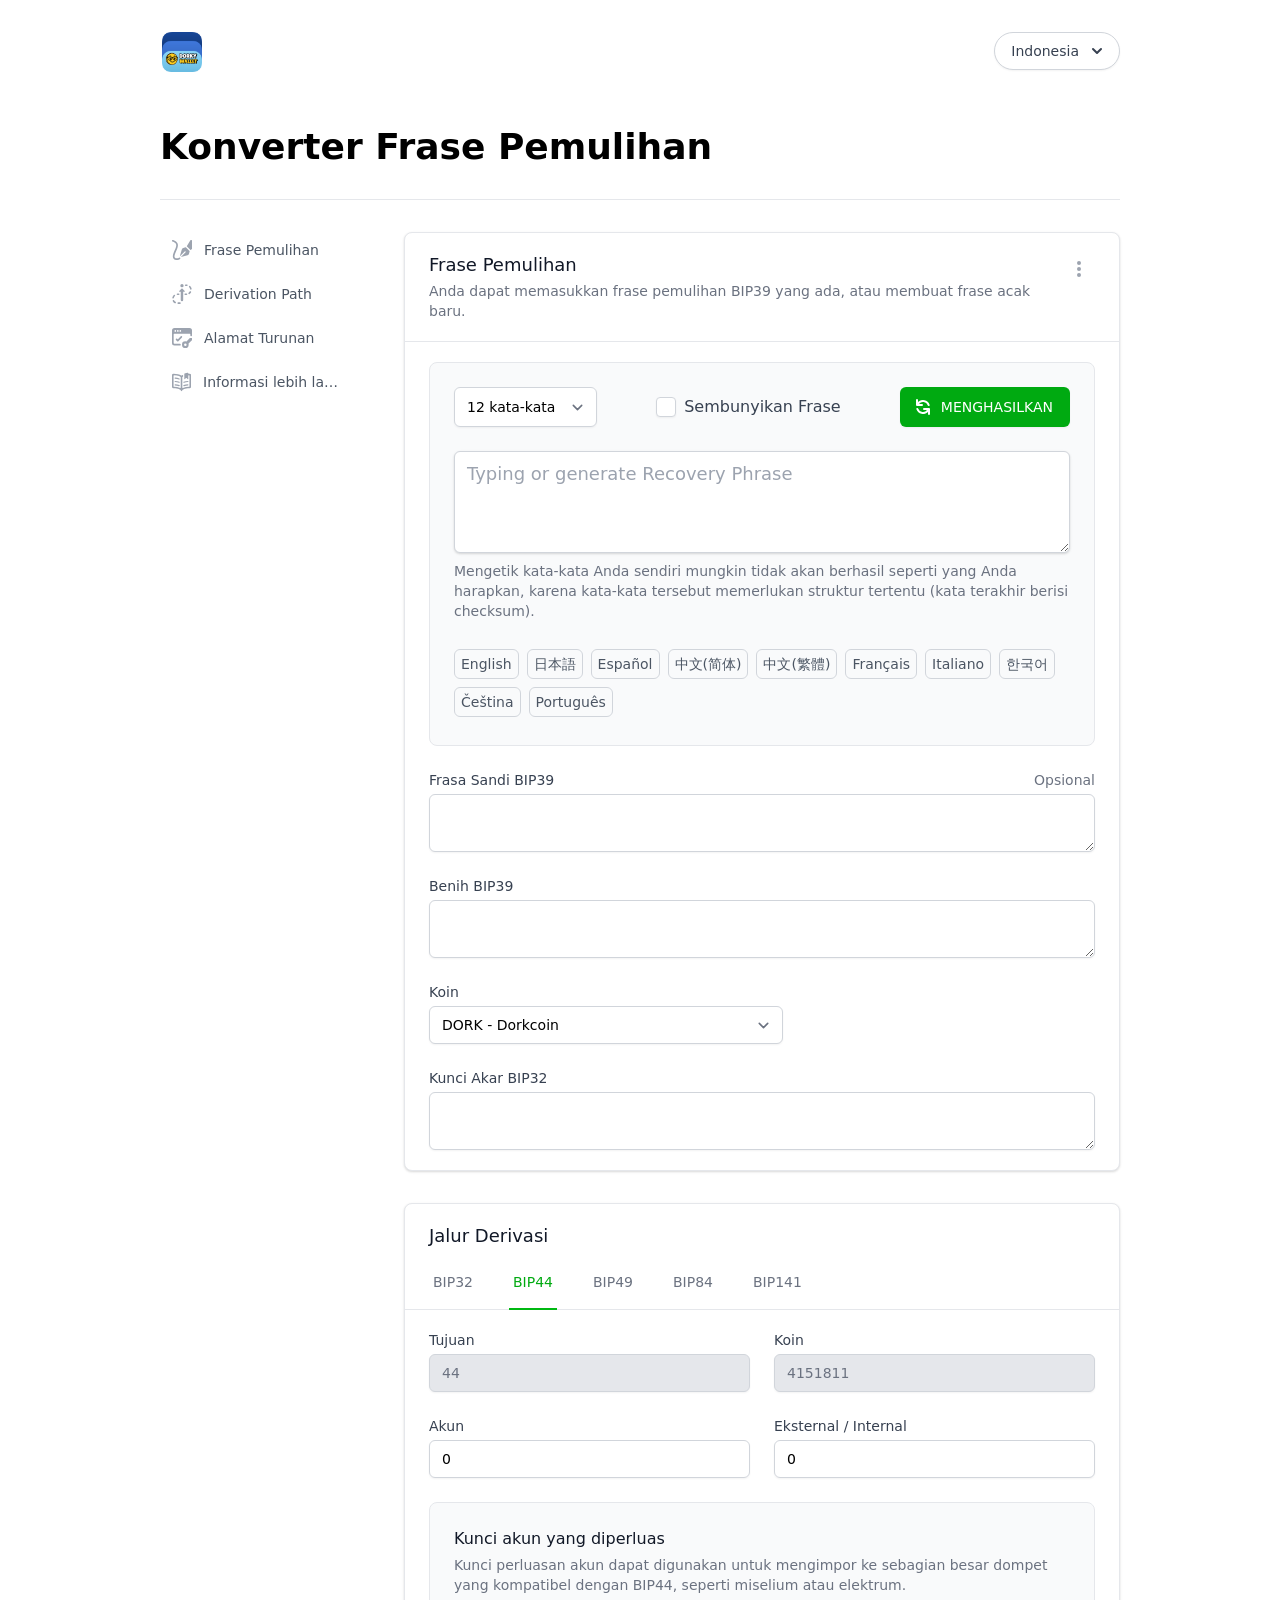
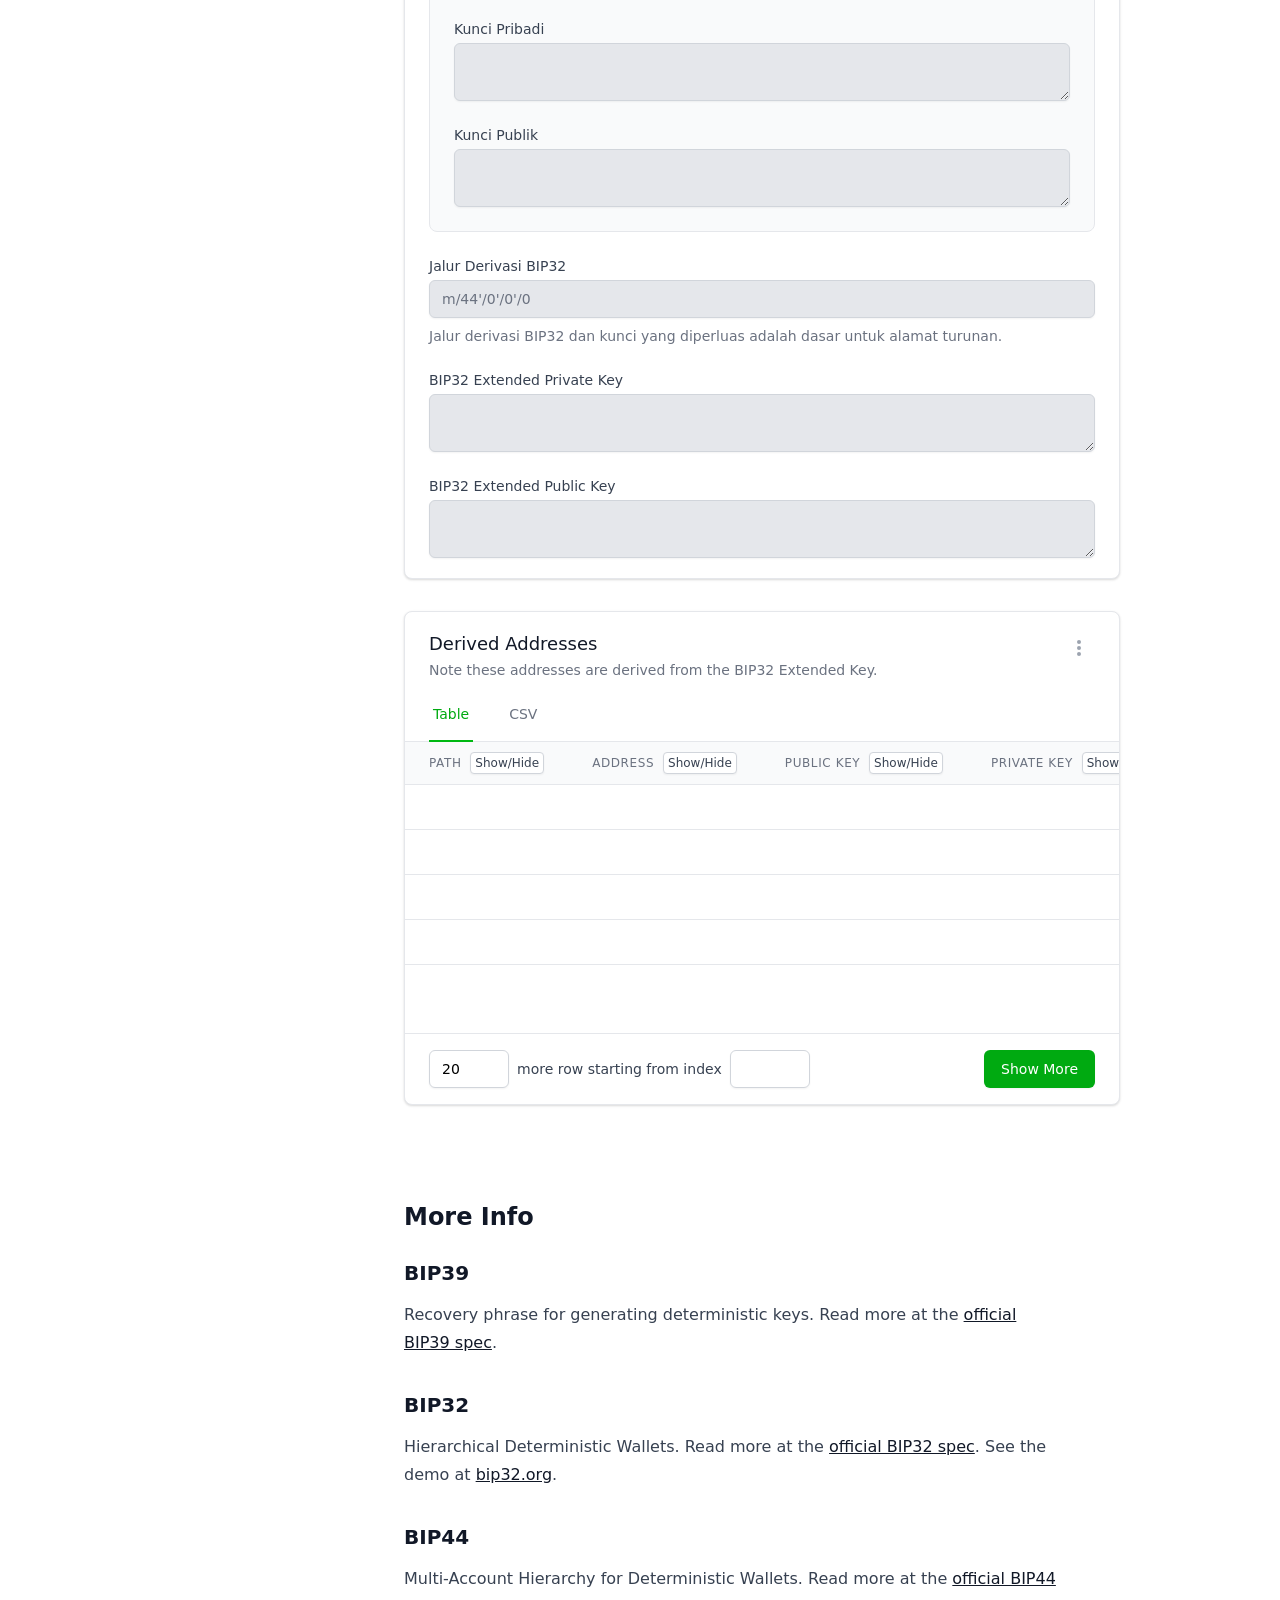
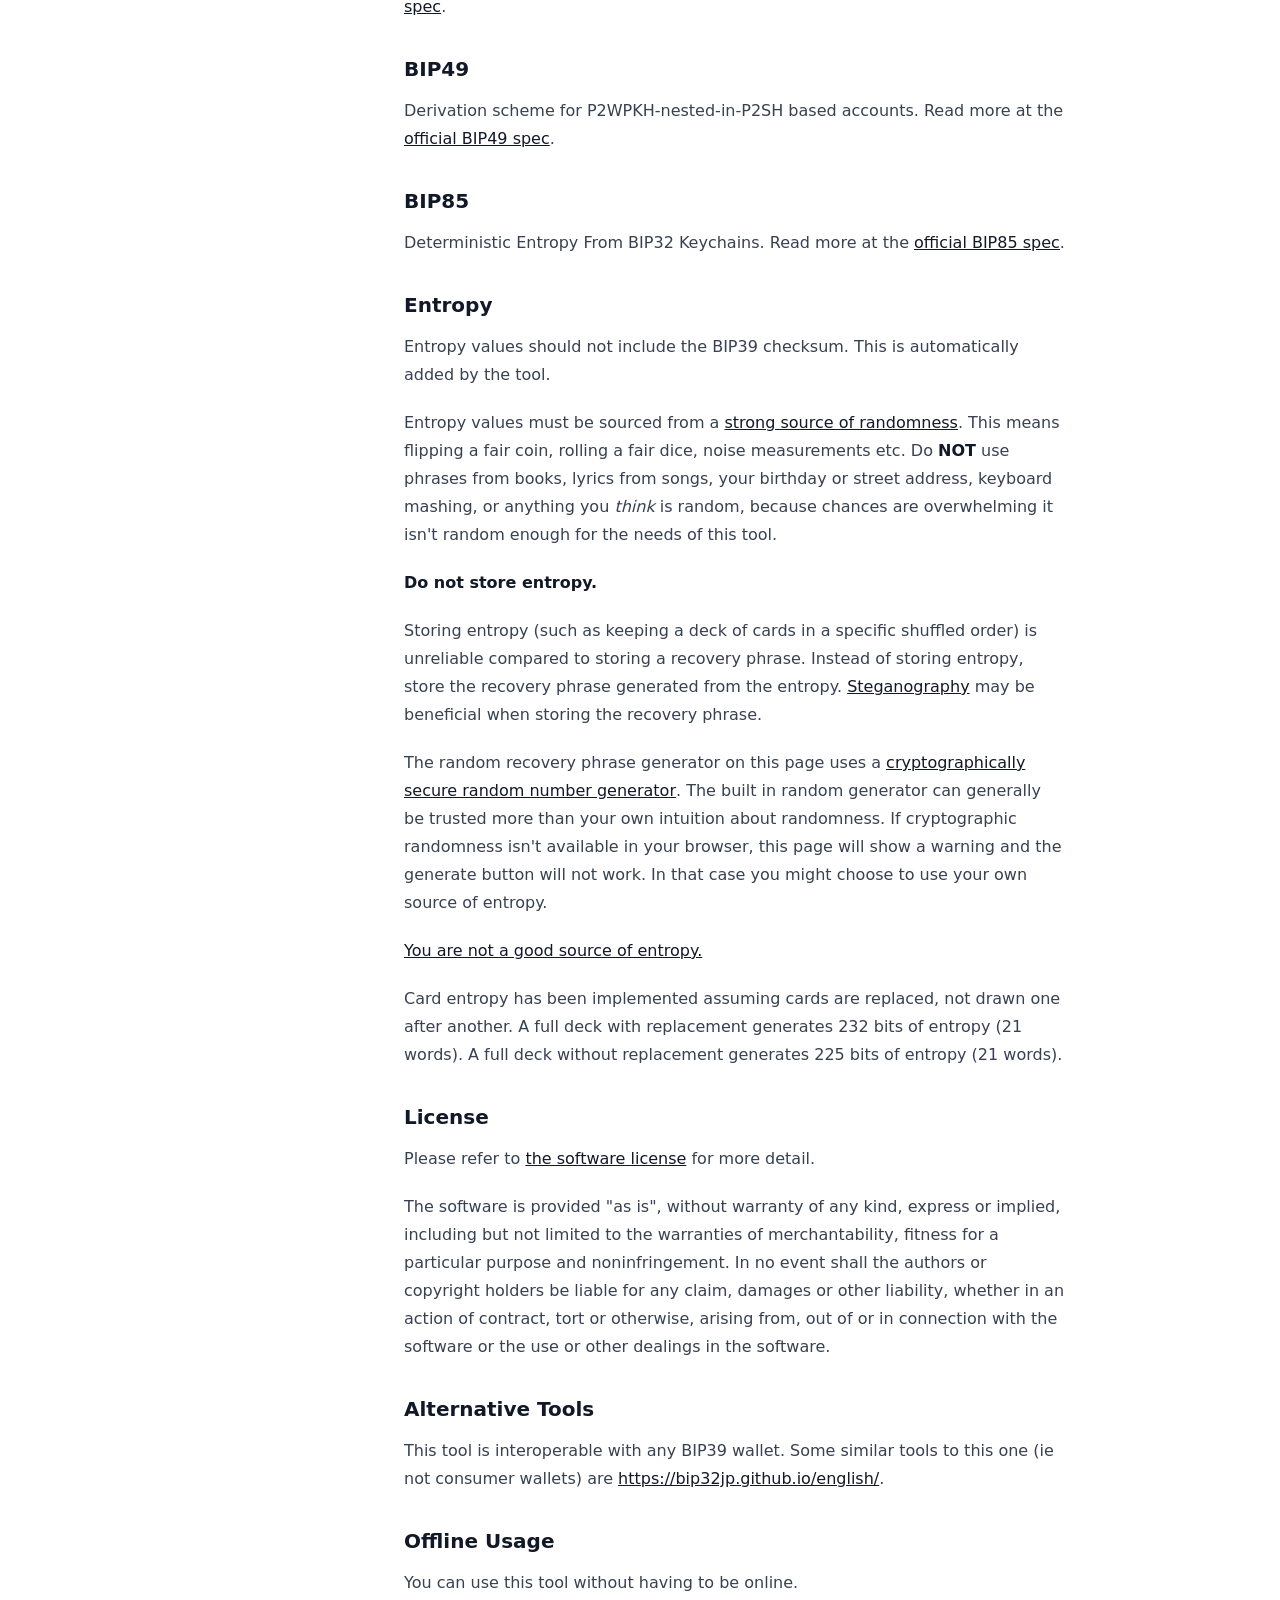
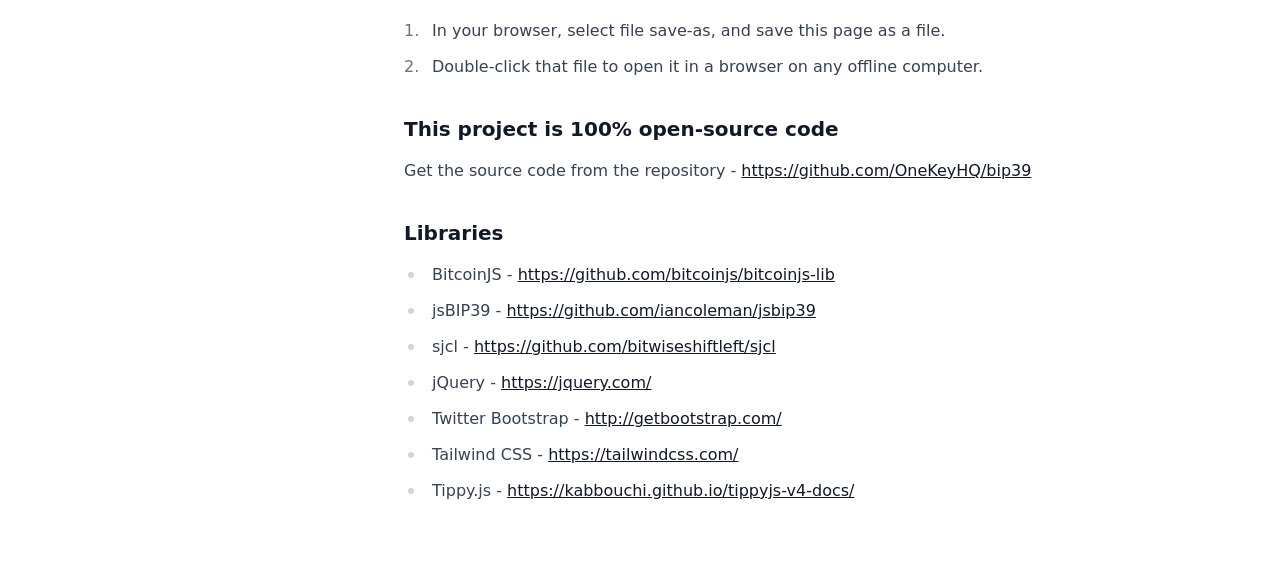
<file: pages/bip39/index-id.html>
<!DOCTYPE html>
<html class="antialiased">
  <head lang="en">
    <meta charset="utf-8" />
    <title>Dorky BIP39 Frase Pemulihan</title>
    <meta
      content="Recovery Phrase for generating deterministic keys"
      name="description"
    />
    <meta content="width=device-width, initial-scale=1.0" name="viewport" />
    <meta content="bitcoin mnemonic converter" name="description" />
    <meta content="OneKey Team" name="author" />
    <link
      type="image/x-icon"
      rel="icon"
      href="[data-uri]"
    />
    <link rel="apple-touch-icon" sizes="180x180" href="img/apple-touch-icon.png">
    <link rel="icon" href="img/favicon.ico" />
    <link rel="icon" type="image/png" sizes="32x32" href="img/favicon-32x32.png">
    <link rel="icon" type="image/png" sizes="16x16" href="img/favicon-16x16.png">
    <link rel="mask-icon" href="img/safari-pinned-tab.svg" color="#00b812">
    <meta name="msapplication-TileColor" content="#ffffff">
    <meta name="theme-color" content="#ffffff">
    <link rel="stylesheet" href="css/styles.css" />
  </head>
  <body>
    <!-- Container -->
    <div class="ok-container">
      <!-- Header -->
      <header class="ok-header">
        <div>
          <a
            href="/"
            class="inline-flex md:ml-0.5"
          >
            <img
              class="w-10 h-10"
              src="img/logo_green_vector.png"
              alt="Logo"
            >
          </a>
        </div>
        <div>
          <div class="dropdown js-dropdown">
            <button id="languagePopoverBtn" class="inline-flex justify-center w-full px-4 py-2 text-sm font-medium text-gray-700 bg-white border border-gray-300 rounded-full shadow-sm hover:bg-gray-50 focus:outline-none focus:ring-2 focus:ring-offset-2 focus:ring-offset-gray-100 focus:ring-green-600" type="button" aria-expanded="false" aria-haspopup="true">
              Indonesia
              <svg xmlns="http://www.w3.org/2000/svg" viewBox="0 0 20 20" fill="currentColor" class="w-5 h-5 ml-2 -mr-1" aria-hidden="true"><path fill-rule="evenodd" d="M5.293 7.293a1 1 0 011.414 0L10 10.586l3.293-3.293a1 1 0 111.414 1.414l-4 4a1 1 0 01-1.414 0l-4-4a1 1 0 010-1.414z" clip-rule="evenodd"></path></svg>
            </button>
            <div id="languagePopoverContent" class="dropdown__menu min-w-[120px]">
              <a class="block p-2 text-sm text-left text-gray-700 transition rounded-md cursor-pointer hover:bg-gray-100 hover:text-gray-900" href="./index-zh.html">
                中文
              </a>
              <a class="block p-2 text-sm text-left text-gray-700 transition rounded-md cursor-pointer hover:bg-gray-100 hover:text-gray-900" href="./index.html">
                English
              </a>
			  <a class="block p-2 text-sm text-left text-gray-700 transition rounded-md cursor-pointer hover:bg-gray-100 hover:text-gray-900">
                Indonesia
              </a>
            </div>
          </div>
        </div>
      </header>

      <!-- Title -->
      <div class="pb-4 mb-2 border-b border-gray-200 md:pb-8 md:mb-8 md:flex md:items-baseline">
          <h1 class="mb-2 text-3xl font-bold md:text-4xl md:mb-0">Konverter Frase Pemulihan</h1>
      </div>

      <!-- Content -->
      <div class="-mx-4 md:grid md:gap-4 md:grid-cols-12 md:mx-0">
        <!-- Navigation -->
        <div class="sticky top-0 self-start px-1 py-2 overflow-auto bg-white bg-opacity-70 backdrop-filter backdrop-saturate-150 backdrop-blur-lg md:px-0 md:py-0 md:col-span-4 md:top-8 lg:col-span-3">
          <nav class="md:max-w-[240px] mr-8 space-x-2 md:space-x-0 md:space-y-2 text-gray-600 flex md:flex-col" aria-label="Sidebar">
            <!-- Current: "bg-gray-100 text-gray-900", Default: "text-gray-600 hover:bg-gray-50 hover:text-gray-900" -->
            <a href="#section-1" class="flex items-center px-3 py-2 text-sm font-medium rounded-md js-anchor-link hover:bg-gray-50 hover:text-gray-900">
              <svg viewBox="0 0 24 24" height="24" width="24" xmlns="http://www.w3.org/2000/svg" fill="currentColor" class="hidden w-5 h-5 mr-3 text-gray-400 md:block">
                <g transform="matrix(1,0,0,1,0,0)"><path d="M23.5,0h-1a.5.5,0,0,0-.431.247l-4.16,7.072a.5.5,0,0,0,.077.607l3.921,3.921a.5.5,0,0,0,.666.036l1.239-.992A.5.5,0,0,0,24,10.5V.5A.5.5,0,0,0,23.5,0Z" stroke="none" stroke-linecap="round" stroke-linejoin="round" stroke-width="0"></path><path d="M16.868,8.929a.5.5,0,0,0-.491-.127l-2.9.827a2.484,2.484,0,0,0-1.717,1.717L9.488,19.312a.069.069,0,0,0,.116.068l5.63-5.631A.75.75,0,1,1,16.3,14.81l-5.632,5.632a.062.062,0,0,0-.01.077.064.064,0,0,0,.072.028l7.965-2.276a2.488,2.488,0,0,0,1.72-1.726l.778-2.945a.5.5,0,0,0-.13-.481Z" stroke="none" stroke-linecap="round" stroke-linejoin="round" stroke-width="0"></path><path d="M8.3,21.283A3.464,3.464,0,0,1,6,22a3.175,3.175,0,0,1-2.644-1.045c-.636-.965-.441-2.714.564-5.059,2.017-4.709,4.134-8.436,2.8-11.62C5.969,2.5,4.264,1.156,1.351.065a1,1,0,1,0-.7,1.871C2.978,2.81,4.36,3.828,4.872,5.05c.955,2.277-.9,5.646-2.791,10.059-1.3,3.036-1.434,5.373-.4,6.947A5.057,5.057,0,0,0,6,24,5.3,5.3,0,0,0,9.7,22.707a.991.991,0,0,0,.006-1.395A1.009,1.009,0,0,0,8.3,21.283Z" stroke="none" stroke-linecap="round" stroke-linejoin="round" stroke-width="0"></path></g>
              </svg>
              <span class="truncate">
                Frase Pemulihan
              </span>
            </a>

            <a href="#section-2" class="flex items-center px-3 py-2 text-sm font-medium rounded-md js-anchor-link hover:bg-gray-50 hover:text-gray-900">
              <svg viewBox="0 0 24 24" height="24" width="24" xmlns="http://www.w3.org/2000/svg" fill="currentColor" class="hidden w-5 h-5 mr-3 text-gray-400 md:block"><g transform="matrix(1,0,0,1,0,0)"><path d="M10.5,23.02a.98.98,0,0,0-.98-.979H7.562a.98.98,0,1,0,0,1.959H9.521A.98.98,0,0,0,10.5,23.02Z" stroke="none" stroke-linecap="round" stroke-linejoin="round" stroke-width="0"></path><path d="M4.294,21.4a4.434,4.434,0,0,1-1.625-1.736.98.98,0,1,0-1.738.906,6.4,6.4,0,0,0,2.343,2.5.968.968,0,0,0,.509.143A.979.979,0,0,0,4.294,21.4Z" stroke="none" stroke-linecap="round" stroke-linejoin="round" stroke-width="0"></path><path d="M2.115,13.1A6.361,6.361,0,0,0,.408,16.072a.979.979,0,0,0,.711,1.189.945.945,0,0,0,.24.03.98.98,0,0,0,.949-.74A4.4,4.4,0,0,1,3.49,14.492a.98.98,0,1,0-1.375-1.4Z" stroke="none" stroke-linecap="round" stroke-linejoin="round" stroke-width="0"></path><path d="M17.358,13.224a.98.98,0,0,0,0-1.959h-1.47a.98.98,0,0,0,0,1.959Z" stroke="none" stroke-linecap="round" stroke-linejoin="round" stroke-width="0"></path><path d="M22.5,8.74a.979.979,0,0,0-1.342.347,4.383,4.383,0,0,1-1.171,1.307.98.98,0,1,0,1.173,1.57,6.387,6.387,0,0,0,1.688-1.883A.981.981,0,0,0,22.5,8.74Z" stroke="none" stroke-linecap="round" stroke-linejoin="round" stroke-width="0"></path><path d="M23.622,5.807a1.075,1.075,0,0,0-.018-.193,6.362,6.362,0,0,0-1.554-3.06.98.98,0,1,0-1.444,1.324,4.393,4.393,0,0,1,1.075,2.116.981.981,0,0,0,.96.79.9.9,0,0,0,.191-.019A.979.979,0,0,0,23.622,5.807Z" stroke="none" stroke-linecap="round" stroke-linejoin="round" stroke-width="0"></path><path d="M18.823,1.578A.978.978,0,0,0,17.935.516C17.744.5,17.553.49,17.358.49h-.98a.98.98,0,0,0,0,1.959h.98c.136,0,.27.007.4.018.03,0,.06,0,.088,0A.979.979,0,0,0,18.823,1.578Z" stroke="none" stroke-linecap="round" stroke-linejoin="round" stroke-width="0"></path><path d="M8.579,9a.487.487,0,0,0,.452.3h1.225a.245.245,0,0,1,.245.245v9.8a1.469,1.469,0,0,0,2.938,0v-9.8a.245.245,0,0,1,.245-.245h1.225a.49.49,0,0,0,.346-.836L12.316,5.531a.489.489,0,0,0-.692,0L8.685,8.47A.49.49,0,0,0,8.579,9Z" stroke="none" stroke-linecap="round" stroke-linejoin="round" stroke-width="0"></path><path d="M10.011 1.959 A1.959 1.959 0 1 0 13.929 1.959 A1.959 1.959 0 1 0 10.011 1.959 Z" stroke="none" stroke-linecap="round" stroke-linejoin="round" stroke-width="0"></path><path d="M6.582,11.265a.98.98,0,0,0,0,1.959h1.47a.98.98,0,0,0,0-1.959Z" stroke="none" stroke-linecap="round" stroke-linejoin="round" stroke-width="0"></path></g></svg>
              <span class="truncate">
                Derivation Path
              </span>
            </a>

            <a href="#section-3" class="flex items-center px-3 py-2 text-sm font-medium rounded-md js-anchor-link hover:bg-gray-50 hover:text-gray-900">
              <svg viewBox="0 0 24 24" height="24" width="24" xmlns="http://www.w3.org/2000/svg" fill="currentColor" class="hidden w-5 h-5 mr-3 text-gray-400 md:block"><g transform="matrix(1,0,0,1,0,0)"><path d="M21,0H3A3,3,0,0,0,0,3V18a3,3,0,0,0,3,3H9.5a1,1,0,0,0,0-2H3a1,1,0,0,1-1-1V7.5A.5.5,0,0,1,2.5,7h19a.5.5,0,0,1,.5.5V9a1,1,0,0,0,2,0V3A3,3,0,0,0,21,0ZM11,3.5a1,1,0,1,1-1-1A1,1,0,0,1,11,3.5Zm-3,0a1,1,0,1,1-1-1A1,1,0,0,1,8,3.5Zm-3,0a1,1,0,1,1-1-1A1,1,0,0,1,5,3.5Z" stroke="none" stroke-linecap="round" stroke-linejoin="round" stroke-width="0"></path><path d="M11.942,9.913a1,1,0,0,0-1.414.03L7.118,13.5a.25.25,0,0,1-.181.077.246.246,0,0,1-.18-.077l-.535-.558a1,1,0,0,0-1.444,1.384l1.438,1.5a1,1,0,0,0,1.443,0l4.313-4.5A1,1,0,0,0,11.942,9.913Z" stroke="none" stroke-linecap="round" stroke-linejoin="round" stroke-width="0"></path><path d="M17.382,16.118a.25.25,0,0,1-.25.063A3.853,3.853,0,0,0,16,16a4,4,0,1,0,4,4,3.841,3.841,0,0,0-.181-1.131.249.249,0,0,1,.063-.25l4.045-4.046A.248.248,0,0,0,24,14.4V12.25a.25.25,0,0,0-.25-.25H21.6a.249.249,0,0,0-.177.073ZM16,21.5A1.5,1.5,0,1,1,17.5,20,1.5,1.5,0,0,1,16,21.5Z" stroke="none" stroke-linecap="round" stroke-linejoin="round" stroke-width="0"></path></g></svg>
              <span class="truncate">
                Alamat Turunan
              </span>
            </a>

            <a href="#section-4" class="flex items-center px-3 py-2 text-sm font-medium rounded-md js-anchor-link hover:bg-gray-50 hover:text-gray-900">
              <svg viewBox="0 0 24 24" height="24" width="24" fill="currentColor" class="hidden w-5 h-5 mr-3 text-gray-400 md:block" xmlns="http://www.w3.org/2000/svg"><g transform="matrix(1,0,0,1,0,0)"><path d="M24,3.517a2.018,2.018,0,0,0-.609-1.441,1.915,1.915,0,0,0-1.438-.56c-.29.008-.58.021-.87.037A.554.554,0,0,1,20.5,1a.5.5,0,0,0-.547-.5,25.167,25.167,0,0,0-4.081.7.5.5,0,0,0-.372.484V8a.5.5,0,0,0,.854.354l1.292-1.293a.5.5,0,0,1,.708,0l1.293,1.293A.5.5,0,0,0,20.5,8V4.065a.5.5,0,0,1,.467-.5c.168-.011.337-.02.51-.029a.5.5,0,0,1,.525.5l-.013,13.5a.5.5,0,0,1-.479.5A22.909,22.909,0,0,0,13.7,19.543a.5.5,0,0,1-.7-.458V6c0-.19.256-.46.753-.752A.5.5,0,0,0,14,4.816V3.688a.5.5,0,0,0-.722-.448,6.686,6.686,0,0,0-.982.585.5.5,0,0,1-.592,0C9.755,2.383,5.889,1.63,2.047,1.516a1.927,1.927,0,0,0-1.438.56A2.018,2.018,0,0,0,0,3.517v14.5a2,2,0,0,0,1.956,2C7.923,20.186,11,21.834,11,22.5a1,1,0,0,0,2,0c0-.666,3.077-2.314,9.044-2.486a2,2,0,0,0,1.956-2ZM2.478,18.033a.5.5,0,0,1-.478-.5l-.012-13.5a.5.5,0,0,1,.523-.5C8.113,3.789,11,5.357,11,6V19.086a.5.5,0,0,1-.7.457A22.937,22.937,0,0,0,2.478,18.033Z"  stroke="none" stroke-linecap="round" stroke-linejoin="round" stroke-width="0"></path><path d="M9.257,7.443a24.06,24.06,0,0,0-5.184-1.02.75.75,0,1,0-.146,1.493,22.661,22.661,0,0,1,4.853.949.75.75,0,1,0,.477-1.422Z"  stroke="none" stroke-linecap="round" stroke-linejoin="round" stroke-width="0"></path><path d="M9.257,11.616A24.036,24.036,0,0,0,4.073,10.6a.75.75,0,1,0-.146,1.493,22.635,22.635,0,0,1,4.853.949.75.75,0,0,0,.477-1.422Z"  stroke="none" stroke-linecap="round" stroke-linejoin="round" stroke-width="0"></path><path d="M9.257,15.789a24.06,24.06,0,0,0-5.184-1.02.75.75,0,1,0-.146,1.493,22.538,22.538,0,0,1,4.853.949.75.75,0,0,0,.477-1.422Z"  stroke="none" stroke-linecap="round" stroke-linejoin="round" stroke-width="0"></path><path d="M15.22,13.038a22.635,22.635,0,0,1,4.853-.949.75.75,0,1,0-.146-1.493,24.036,24.036,0,0,0-5.184,1.02.75.75,0,0,0,.477,1.422Z"  stroke="none" stroke-linecap="round" stroke-linejoin="round" stroke-width="0"></path><path d="M15.22,17.211a22.538,22.538,0,0,1,4.853-.949.75.75,0,1,0-.146-1.493,24.06,24.06,0,0,0-5.184,1.02.75.75,0,0,0,.477,1.422Z"  stroke="none" stroke-linecap="round" stroke-linejoin="round" stroke-width="0"></path></g></svg>
              <span class="truncate">
                Informasi lebih lanjut
              </span>
            </a>
          </nav>
        </div>
        <!-- Main -->
        <div class="space-y-8 md:col-span-8 lg:col-span-9">
          <!-- Card – Mnemonic -->
          <div id="section-1" class="ok-card js-section">
            <!-- Card / Header -->
            <div class="ok-card__header">
              <!-- Card / Header / Title & Descriptions -->
              <div class="mr-4">
                <h2 class="ok-card__header-title">Frase Pemulihan</h2>
                <p class="max-w-2xl mt-1 text-sm text-gray-500">
                  Anda dapat memasukkan frase pemulihan BIP39 yang ada, atau membuat frase acak baru.
                </p>
              </div>
              <!-- Card / Header / Controls -->
              <div class="dropdown js-dropdown">
                <button id="recoveryPhrasePopoverBtn" type="button" class="inline-flex items-center justify-center flex-shrink-0 w-8 h-8 text-gray-400 bg-white rounded-full hover:text-gray-500 focus:outline-none focus:ring-2 focus:ring-offset-2 focus:ring-green-500" aria-expanded="false" aria-haspopup="true">
                  <span class="sr-only">Buka opsi</span>
                  <!-- Heroicon name: solid/dots-vertical -->
                  <svg class="w-5 h-5" xmlns="http://www.w3.org/2000/svg" viewBox="0 0 20 20" fill="currentColor" aria-hidden="true">
                    <path d="M10 6a2 2 0 110-4 2 2 0 010 4zM10 12a2 2 0 110-4 2 2 0 010 4zM10 18a2 2 0 110-4 2 2 0 010 4z" />
                  </svg>
                </button>
                <div id="recoveryPhrasePopoverContent" class="dropdown__menu">
                  <label class="flex items-center p-2 transition rounded-md cursor-pointer hover:bg-gray-100">
                    <input type="checkbox" class="use-entropy ok-checkbox" />
                    <span class="text-sm text-gray-700 whitespace-nowrap">Tampilkan detail entropi</span>
                  </label>
                  <label class="flex items-center p-2 transition rounded-md cursor-pointer hover:bg-gray-100">
                    <input type="checkbox" class="showSplitMnemonic ok-checkbox" />
                    <span class="text-sm text-gray-700 whitespace-nowrap">Tampilkan kartu frase pemulihan terpisah</span>
                  </label>
                  <label class="flex items-center p-2 transition rounded-md cursor-pointer hover:bg-gray-100">
                    <input type="checkbox" class="showBip85 ok-checkbox" />
                    <span class="text-sm text-gray-700 whitespace-nowrap">Tampilkan BIP85</span>
                  </label>
                </div>
              </div>
            </div>
            <!-- Card / Body -->
            <div class="ok-card__body">
              <!-- Entropy Details -->
              <div class="hidden entropy-container">
                <div class="insert-card">
                  <!-- Warning -->
                  <p class="flex p-2 text-sm text-yellow-600 border border-yellow-200 rounded-md bg-yellow-50">
                    <svg xmlns="http://www.w3.org/2000/svg" class="flex-shrink-0 w-5 h-5 mr-2 text-yellow-400" fill="none" viewBox="0 0 24 24" stroke="currentColor">
                      <path stroke-linecap="round" stroke-linejoin="round" stroke-width="2" d="M12 9v2m0 4h.01m-6.938 4h13.856c1.54 0 2.502-1.667 1.732-3L13.732 4c-.77-1.333-2.694-1.333-3.464 0L3.34 16c-.77 1.333.192 3 1.732 3z"></path>
                    </svg>
                    <span>Entropi adalah fitur lanjutan. Frase pemulihan Anda mungkin tidak aman jika fitur ini digunakan secara tidak benar. <a class="underline" href="#entropy-notes">Read more</a></span>
                  </p>
                  <!-- Valid entropy values -->
                  <div>
                    <p class="mb-1 ok-label">Nilai entropi yang valid meliputi:</p>
                    <ul class="flex flex-wrap -mx-2.5 -mb-1.5">
                      <li class="mx-1">
                        <label class="flex items-start p-1.5 transition rounded-md cursor-pointer hover:bg-gray-200">
                          <div class="flex items-center h-5">
                            <input class="ok-radio" type="radio" name="entropy-type" value="binary" />
                          </div>
                          <div class="ml-2 text-sm">
                            <p class="font-medium text-gray-700">Biner <span class="font-normal">[0-1]</span></p>
                            <p class="text-gray-500">101010011</p>
                          </div>
                        </label>
                      </li>
                      <li class="mx-1">
                        <label class="flex items-start p-1.5 transition rounded-md cursor-pointer hover:bg-gray-200">
                          <div class="flex items-center h-5">
                            <input class="ok-radio" type="radio" name="entropy-type" value="base 6" />
                          </div>
                          <div class="ml-2 text-sm">
                            <p class="font-medium text-gray-700">Basis 6 <span class="font-normal">[0-5]</span></p>
                            <p class="text-gray-500">123434014</p>
                          </div>
                        </label>
                      </li>
                      <li class="mx-1">
                        <label class="flex items-start p-1.5 transition rounded-md cursor-pointer hover:bg-gray-200">
                          <div class="flex items-center h-5">
                            <input class="ok-radio" type="radio" name="entropy-type" value="dice" />
                          </div>
                          <div class="ml-2 text-sm">
                            <p class="font-medium text-gray-700">Dadu <span class="font-normal">[1-6]</span></p>
                            <p class="text-gray-500">62535634</p>
                          </div>
                        </label>
                      </li>
                      <li class="mx-1">
                        <label class="flex items-start p-1.5 transition rounded-md cursor-pointer hover:bg-gray-200">
                          <div class="flex items-center h-5">
                            <input class="ok-radio" type="radio" name="entropy-type" value="base 10" />
                          </div>
                          <div class="ml-2 text-sm">
                            <p class="font-medium text-gray-700">Basis 10 <span class="font-normal">[0-9]</span></p>
                            <p class="text-gray-500">90834528</p>
                          </div>
                        </label>
                      </li>
                      <li class="mx-1">
                        <label class="flex items-start p-1.5 transition rounded-md cursor-pointer hover:bg-gray-200">
                          <div class="flex items-center h-5">
                            <input class="ok-radio"
                              type="radio"
                              name="entropy-type"
                              value="hexadecimal"
                              checked
                            />
                          </div>
                          <div class="ml-2 text-sm">
                            <p class="font-medium text-gray-700">Hex <span class="font-normal">[0-9A-F]</span></p>
                            <p class="text-gray-500">4187a8bfd9</p>
                          </div>
                        </label>
                      </li>
                      <li class="mx-1">
                        <label class="flex items-start p-1.5 transition rounded-md cursor-pointer hover:bg-gray-200">
                          <div class="flex items-center h-5">
                            <input class="ok-radio" type="radio" name="entropy-type" value="card" />
                          </div>
                          <div class="ml-2 text-sm">
                            <p class="font-medium text-gray-700">Kartu <span class="font-normal">[A2-9TJQK][CDHS]</span></p>
                            <p class="text-gray-500">ahqs9dtc</p>
                          </div>
                        </label>
                      </li>
                    </ul>
                  </div>
                  <!-- Entropy -->
                  <div>
                    <label for="entropy" class="mb-1 ok-label">Entropi</label>
                    <textarea
                      id="entropy"
                      rows="2"
                      class="entropy private-data ok-textarea"
                      placeholder="Accepts either binary, base 6, 6-sided dice, base 10, hexadecimal or cards"
                      autocomplete="off"
                      autocorrect="off"
                      autocapitalize="off"
                      spellcheck="false"
                    ></textarea>
                    <div class="hidden row filter-warning">
                      <p class="mt-2 text-sm text-red-600">Beberapa karakter telah dibuang.</p>
                    </div>
                  </div>
                  <!-- Description list -->
                  <div class="grid grid-cols-2 gap-6">
                    <div>
                      <p class="mb-1 ok-label cursor-help" title="Based on estimates from zxcvbn using Filtered Entropy">Saatnya Retak</p>
                      <div class="text-sm text-gray-900">
                        <span class="crack-time"></span>
                      </div>
                    </div>
                    <div>
                      <p class="mb-1 ok-label">Jumlah Acara</p>
                      <div class="text-sm text-gray-900">
                        <span class="event-count"></span>
                      </div>
                    </div>
                    <div>
                      <p class="mb-1 ok-label">Tipe Entropi</p>
                      <div class="text-sm text-gray-900">
                        <span class="type"></span>
                      </div>
                    </div>
                    <div>
                      <p class="mb-1 ok-label">Bit Rata-Rata Per Peristiwa</p>
                      <div class="text-sm text-gray-900">
                        <span class="bits-per-event"></span>
                      </div>
                    </div>
                    <div>
                      <p class="mb-1 ok-label">Kata Entropi Mentah</p>
                      <div class="text-sm text-gray-900">
                        <span class="word-count"></span>
                      </div>
                    </div>
                    <div>
                      <p class="mb-1 ok-label">Jumlah Bit</p>
                      <div class="text-sm text-gray-900">
                        <span class="bits"></span>
                      </div>
                    </div>
                    <div class="col-span-full">
                      <p class="mb-1 ok-label">Entropi yang Difilter</p>
                      <div class="text-sm text-gray-900">
                        <span class="filtered private-data"></span>
                      </div>
                    </div>
                    <div class="col-span-full">
                      <p class="mb-1 ok-label">Biner Mentah</p>
                      <div class="text-sm text-gray-900">
                        <span class="binary private-data"></span>
                      </div>
                    </div>
                    <div class="col-span-full md:col-span-1">
                      <p class="mb-1 ok-label">Panjang Frase Pemulihan</p>
                      <select class="w-full mnemonic-length ok-select">
                        <option value="raw" selected>
                          Gunakan Entropi Mentah (3 kata per 32 bit)
                        </option>
                        <option value="12">12 <span>Kata-kata</span></option>
                        <option value="15">15 <span>Kata-kata</span></option>
                        <option value="18">18 <span>Kata-kata</span></option>
                        <option value="21">21 <span>Kata-kata</span></option>
                        <option value="24">24 <span>Kata-kata</span></option>
                      </select>
                      <p class="hidden weak-entropy-override-warning">
                        <span class="ok-helper-text ok-helper-text--danger">
                          Frasa pemulihan akan tampak lebih aman daripada yang sebenarnya.
                        </span>
                      </p>
                    </div>
                    <div class="col-span-full md:col-span-1">
                      <p class="mb-1 ok-label">Checksum Biner</p>
                      <div class="text-sm text-gray-900">
                        <span class="checksum private-data">&nbsp;</span>
                      </div>
                    </div>
                    <div class="col-span-full">
                      <p class="mb-1 ok-label">Indeks Kata</p>
                      <div class="text-sm text-gray-900">
                        <span class="word-indexes private-data">&nbsp;</span>
                      </div>
                    </div>
                  </div>
                </div>
              </div>
              <!-- Generate Code -->
              <div class="insert-card">
                <div class="generate-container">
                  <div class="sm:flex sm:justify-between sm:space-x-2">
                    <!-- Mnemonic Language Selector -->
                    <select id="strength" class="w-full mb-2 sm:mb-0 strength ok-select sm:w-auto">
                      <option value="12" selected>12 kata-kata</option>
                      <option value="18">18 kata-kata</option>
                      <option value="24">24 kata-kata</option>
                      <option class="text-black" disabled>──────────</option>
                      <option value="3">3 kata-kata</option>
                      <option value="6">6 kata-kata</option>
                      <option value="9">9 kata-kata</option>
                      <option value="15">15 kata-kata</option>
                      <option value="21">21 kata-kata</option>
                    </select>
                    <label class="flex items-center flex-shrink-0 p-2 -ml-2 transition rounded-md cursor-pointer md:ml-auto md:-mr-2 hover:bg-gray-100">
                    <input type="checkbox" class="w-5 h-5 privacy-screen-toggle ok-checkbox" />
                      <span class="font-medium text-gray-700">Sembunyikan Frase</span>
                    </label>
                    <!-- Generate Button -->
                    <button type="button" class="inline-flex items-center justify-center w-full px-4 py-2 text-sm font-medium text-white transition bg-green-600 border border-transparent rounded-md shadow-sm generate hover:bg-green-700 focus:outline-none focus:ring-2 focus:ring-offset-2 focus:ring-green-500 sm:w-auto">
                      <svg xmlns="http://www.w3.org/2000/svg" class="w-5 h-5 mr-2 -ml-1" viewBox="0 0 20 20" fill="currentColor">
                        <path fill-rule="evenodd" d="M4 2a1 1 0 011 1v2.101a7.002 7.002 0 0111.601 2.566 1 1 0 11-1.885.666A5.002 5.002 0 005.999 7H9a1 1 0 010 2H4a1 1 0 01-1-1V3a1 1 0 011-1zm.008 9.057a1 1 0 011.276.61A5.002 5.002 0 0014.001 13H11a1 1 0 110-2h5a1 1 0 011 1v5a1 1 0 11-2 0v-2.101a7.002 7.002 0 01-11.601-2.566 1 1 0 01.61-1.276z" clip-rule="evenodd" />
                      </svg>
                      MENGHASILKAN
                    </button>
                  </div>
                  <!-- Warning Text -->
                  <p class="flex hidden p-2 mt-4 text-sm text-yellow-600 border border-yellow-200 rounded-md warning help-block bg-yellow-50">
                    <svg xmlns="http://www.w3.org/2000/svg" class="w-5 h-5 mr-2 text-yellow-400" fill="none" viewBox="0 0 24 24" stroke="currentColor">
                      <path stroke-linecap="round" stroke-linejoin="round" stroke-width="2" d="M12 9v2m0 4h.01m-6.938 4h13.856c1.54 0 2.502-1.667 1.732-3L13.732 4c-.77-1.333-2.694-1.333-3.464 0L3.34 16c-.77 1.333.192 3 1.732 3z" />
                    </svg>
                    Frasa pemulihan dengan kurang dari 12 kata memiliki entropi rendah dan dapat ditebak oleh penyerang.
                  </p>
                </div>
                <!-- Recovery Code -->
                <div>
                  <textarea
                    id="phrase"
                    class="w-full shadow phrase private-data ok-textarea sm:text-lg"
                    data-show-qr
                    autocomplete="off"
                    autocorrect="off"
                    autocapitalize="off"
                    spellcheck="false"
                    placeholder="Typing or generate Recovery Phrase"
                    rows="3"
                  ></textarea>
                  <p class="ok-helper-text">Mengetik kata-kata Anda sendiri mungkin tidak akan berhasil seperti yang Anda harapkan, karena kata-kata tersebut memerlukan struktur tertentu (kata terakhir berisi checksum).</p>
                </div>
                <div class="flex flex-wrap -m-1 text-gray-600 languages">
                  <a class="py-1 px-1.5 text-sm border border-gray-300 rounded-md hover:bg-gray-100 hover:text-gray-900 transition m-1" href="#english">English</a>
                  <a class="py-1 px-1.5 text-sm border border-gray-300 rounded-md hover:bg-gray-100 hover:text-gray-900 transition m-1" href="#japanese" title="Japanese">日本語</a>
                  <a class="py-1 px-1.5 text-sm border border-gray-300 rounded-md hover:bg-gray-100 hover:text-gray-900 transition m-1" href="#spanish" title="Spanish">Español</a>
                  <a class="py-1 px-1.5 text-sm border border-gray-300 rounded-md hover:bg-gray-100 hover:text-gray-900 transition m-1" href="#chinese_simplified" title="Chinese (Simplified)"
                    >中文(简体)</a
                  >
                  <a class="py-1 px-1.5 text-sm border border-gray-300 rounded-md hover:bg-gray-100 hover:text-gray-900 transition m-1" href="#chinese_traditional" title="Chinese (Traditional)"
                    >中文(繁體)</a
                  >
                  <a class="py-1 px-1.5 text-sm border border-gray-300 rounded-md hover:bg-gray-100 hover:text-gray-900 transition m-1" href="#french" title="French">Français</a>
                  <a class="py-1 px-1.5 text-sm border border-gray-300 rounded-md hover:bg-gray-100 hover:text-gray-900 transition m-1" href="#italian" title="Italian">Italiano</a>
                  <a class="py-1 px-1.5 text-sm border border-gray-300 rounded-md hover:bg-gray-100 hover:text-gray-900 transition m-1" href="#korean" title="Korean">한국어</a>
                  <a class="py-1 px-1.5 text-sm border border-gray-300 rounded-md hover:bg-gray-100 hover:text-gray-900 transition m-1" href="#czech" title="Czech">Čeština</a>
                  <a class="py-1 px-1.5 text-sm border border-gray-300 rounded-md hover:bg-gray-100 hover:text-gray-900 transition m-1" href="#portuguese" title="Portuguese">Português</a>
                </div>
              </div>
              <!-- BIP39 Split Mnemonic -->
              <div class="hidden splitMnemonic">
                <div class="insert-card">
                  <div>
                    <label for="phrase" class="mb-1 ok-label"
                      >Frasa Pemulihan Terpisah BIP39</label
                    >
                    <div>
                      <textarea
                        id="phraseSplit"
                        class="phraseSplit private-data ok-textarea"
                        title="Only 2 of 3 cards needed to recover."
                        rows="4"
                      ></textarea>
                      <p class="help-block ok-helper-text ok-helper-text--danger">
                        <span id="phraseSplitWarn" class="phraseSplitWarn"></span>
                      </p>
                    </div>
                  </div>
                </div>
              </div>
              <!-- BIP39 Passphrase -->
              <div>
                <div class="flex justify-between mb-1">
                  <label for="passphrase" class="ok-label">Frasa Sandi BIP39</label>
                  <span class="text-sm text-gray-500" id="email-optional">Opsional</span>
                </div>
                <textarea
                  id="passphrase"
                  class="passphrase private-data ok-textarea"
                  autocomplete="off"
                  autocorrect="off"
                  autocapitalize="off"
                  spellcheck="false"
                ></textarea>
              </div>
              <!-- BIP39 Seed -->
              <div>
                <label for="seed" class="mb-1 ok-label">Benih BIP39</label>
                <textarea
                  id="seed"
                  class="seed private-data ok-textarea"
                  data-show-qr
                  autocomplete="off"
                  autocorrect="off"
                  autocapitalize="off"
                  spellcheck="false"
                ></textarea>
              </div>
              <!-- Coin -->
              <div>
                <label for="network-phrase" class="mb-1 ok-label">Koin</label>
                <select id="network-phrase" class="max-w-full network ok-select">
                  <!-- populated by javascript -->
                </select>
              </div>
              <!-- BIP32 Root Key -->
              <div>
                <label for="root-key" class="mb-1 ok-label">Kunci Akar BIP32</label>
                <textarea
                  id="root-key"
                  class="root-key private-data ok-textarea"
                  data-show-qr
                  autocomplete="off"
                  autocorrect="off"
                  autocapitalize="off"
                  spellcheck="false"
                ></textarea>
              </div>
              <!-- BIP85 -->
              <div class="hidden bip85">
                <div class="space-y-4 md:space-y-6 insert-card">
                  <!-- Warning -->
                  <p class="flex p-2 text-sm text-yellow-600 border border-yellow-200 rounded-md bg-yellow-50">
                    <svg xmlns="http://www.w3.org/2000/svg" class="flex-shrink-0 w-5 h-5 mr-2 text-yellow-400" fill="none" viewBox="0 0 24 24" stroke="currentColor">
                      <path stroke-linecap="round" stroke-linejoin="round" stroke-width="2" d="M12 9v2m0 4h.01m-6.938 4h13.856c1.54 0 2.502-1.667 1.732-3L13.732 4c-.77-1.333-2.694-1.333-3.464 0L3.34 16c-.77 1.333.192 3 1.732 3z"></path>
                    </svg>
                    <span>Ini adalah fitur lanjutan dan hanya boleh digunakan jika Anda memahami fungsinya. Silakan baca <a class="underline" href="https://github.com/bitcoin/bips/blob/master/bip-0085.mediawiki" target="_blank">Spesifikasi BIP85</a> untuk informasi lebih lanjut.</span>
                  </p>
                  <!-- Form -->
                  <div class="grid gap-6 md:grid-cols-2">
                    <!-- BIP85 Application -->
                    <div>
                      <label for="bip85-application" class="mb-1 ok-label">Aplikasi BIP85</label>
                      <div>
                        <select id="bip85-application" class="w-full ok-select">
                          <option value="bip39" selected>BIP39</option>
                          <option value="wif">WIF</option>
                          <option value="xprv">Xprv</option>
                          <option value="hex">Hex</option>
                        </select>
                      </div>
                    </div>
                    <!-- BIP85 Mnemonic Language -->
                    <div class="bip85-mnemonic-language-input">
                      <label for="bip85-mnemonic-language" class="mb-1 ok-label">Bahasa Frase Pemulihan BIP85</label>
                      <div class="col-sm-10 languages">
                        <select
                          id="bip85-mnemonic-language"
                          class="w-full strength ok-select"
                        >
                          <option value="0" selected>English</option>
                          <!--<option value="1">日本語</option>
                                                <option value="2">한국어</option>
                                                <option value="3">Español</option>
                                                <option value="4">中文(简体)</option>
                                                <option value="5">中文(繁體)</option>
                                                <option value="6">Français</option>
                                                <option value="7">Italiano</option>
                                                <option value="8">Čeština</option>
                                                <option value="9">Português</option>-->
                        </select>
                      </div>
                    </div>
                    <!-- BIP85 Mnemonic Length -->
                    <div class="bip85-mnemonic-length-input">
                      <label for="bip85-mnemonic-length" class="mb-1 ok-label">Panjang Frase Pemulihan BIP85</label>
                      <select id="bip85-mnemonic-length" class="w-full strength ok-select">
                        <option value="12" selected>12</option>
                        <option value="18">18</option>
                        <option value="24">24</option>
                      </select>
                    </div>
                    <!-- BIP85 Bytes -->
                    <div class="bip85-bytes-input">
                      <label for="bip85-bytes" class="mb-1 ok-label">BIP85 Bytes</label>
                      <input
                        id="bip85-bytes"
                        type="text"
                        class="change ok-input"
                        value="64"
                      />
                    </div>
                    <!-- BIP85 Index -->
                    <div class="bip85-index-input">
                      <label for="bip85-index" class="mb-1 ok-label">BIP85 Indeks</label>
                      <input
                        id="bip85-index"
                        type="text"
                        class="change ok-input"
                        value="0"
                      />
                    </div>
                    <!-- BIP85 Child Key -->
                    <div class="col-span-full">
                      <label for="phrase" class="mb-1 ok-label">Anak Kunci BIP85</label>
                      <textarea
                        id="bip85Field"
                        data-show-qr
                        class="bip85Field private-data ok-textarea"
                        title="BIP85 Child Key"
                        rows="3"
                      ></textarea>
                      <p class="ok-helper-text">
                        Nilai bidang ini tidak digunakan di tempat lain di halaman ini. Ini dapat digunakan sebagai kunci baru. Untuk aplikasi BIP39, Anda dapat menempelkannya ke kolom "BIP39 Recovery Phrase" untuk menggunakannya sebagai frase pemulihan baru.
                      </p>
                    </div>
                  </div>
                </div>
              </div>
              <!-- Prefixes – show when Coin is LTC - Litecoin -->
              <div class="hidden form-group litecoin-ltub-container">
                <label for="litecoin-use-ltub" class="mb-1 col-sm-2 control-label ok-label"
                  >Prefiks</label
                >
                <div class="col-sm-10 checkbox">
                  <label class="flex items-center p-2 -ml-2 transition rounded-md cursor-pointer hover:bg-gray-100">
                    <input
                      type="checkbox"
                      id="litecoin-use-ltub"
                      class="litecoin-use-ltub ok-checkbox"
                      checked="checked"
                    />
                    <div class="text-sm text-gray-700">
                      Menggunakan <code>Ltpv / Ltub</code> alih-alih
                      <code>xprv / xpub</code>
                    </div>
                  </label>
                </div>
              </div>
          </div>
        </div>
          <!-- Card – Derivation Path -->
          <div id="section-2" class="ok-card js-section">
            <div class="flex-col pb-0 ok-card__header">
              <h2 class="ok-card__header-title">Jalur Derivasi</h2>
              <!-- Tabs -->
              <ul class="flex mt-2 -mb-px -mr-4 space-x-8 overflow-auto derivation-type nav nav-tabs" role="tablist">
                <li id="bip32-tab">
                  <a href="#bip32" role="tab" data-toggle="tab" class="ok-tab">BIP32</a>
                </li>
                <li id="bip44-tab" class="active">
                  <a href="#bip44" role="tab" data-toggle="tab" class="ok-tab">BIP44</a>
                </li>
                <li id="bip49-tab">
                  <a href="#bip49" role="tab" data-toggle="tab" class="ok-tab">BIP49</a>
                </li>
                <li id="bip84-tab">
                  <a href="#bip84" role="tab" data-toggle="tab" class="ok-tab">BIP84</a>
                </li>
                <li id="bip141-tab">
                  <a href="#bip141" role="tab" data-toggle="tab" class="ok-tab">BIP141</a>
                </li>
              </ul>
            </div>
            <div class="ok-card__body">
              <div class="derivation-type tab-content">
                <div id="bip44" class="tab-pane active">
                  <div class="grid grid-cols-2 gap-6">
                    <div class="form-group">
                      <label for="purpose-bip44" class="mb-1 col-sm-2 control-label ok-label">
                        <a
                          href="https://github.com/bitcoin/bips/blob/master/bip-0044.mediawiki#purpose"
                          target="_blank"
                          >Tujuan</a
                        >
                      </label>
                      <input
                        id="purpose-bip44"
                        type="text"
                        class="purpose form-control ok-input"
                        value="44"
                        readonly
                      />
                    </div>
                    <div class="form-group">
                      <label for="coin-bip44" class="mb-1 col-sm-2 control-label ok-label">
                        <a
                          href="https://github.com/bitcoin/bips/blob/master/bip-0044.mediawiki#registered-coin-types"
                          target="_blank"
                          >Koin</a
                        >
                      </label>
                      <div class="col-sm-10">
                        <input
                          id="coin-bip44"
                          type="text"
                          class="coin form-control ok-input"
                          value="0"
                          readonly
                        />
                      </div>
                    </div>
                    <div class="form-group">
                      <label for="account-bip44" class="mb-1 col-sm-2 control-label ok-label">
                        <a
                          href="https://github.com/bitcoin/bips/blob/master/bip-0044.mediawiki#account"
                          target="_blank"
                          >Akun</a
                        >
                      </label>
                      <div class="col-sm-10">
                        <input
                          id="account-bip44"
                          type="text"
                          class="account form-control ok-input"
                          value="0"
                        />
                      </div>
                    </div>
                    <div class="form-group">
                      <label for="change-bip44" class="mb-1 col-sm-2 control-label ok-label">
                        <a
                          href="https://github.com/bitcoin/bips/blob/master/bip-0044.mediawiki#change"
                          target="_blank"
                          >Eksternal / Internal</a
                        >
                      </label>
                      <div class="col-sm-10">
                        <input
                          id="change-bip44"
                          type="text"
                          class="change form-control ok-input"
                          value="0"
                        />
                      </div>
                    </div>
                    <div class="insert-card col-span-full">
                      <div>
                        <h3 class="font-medium text-gray-900">Kunci akun yang diperluas</h3>
                        <p class="mt-1 text-sm text-gray-500">Kunci perluasan akun dapat digunakan untuk mengimpor ke sebagian besar dompet yang kompatibel dengan BIP44, seperti miselium atau elektrum.</p>
                      </div>
                      <div class="form-group">
                        <label for="account-xprv" class="mb-1 col-sm-2 control-label ok-label">
                          <span>Kunci Pribadi</span>
                        </label>
                        <div class="col-sm-10">
                          <textarea
                            id="account-xprv-bip44"
                            type="text"
                            class="account-xprv private-data form-control ok-textarea"
                            readonly
                            data-show-qr
                            autocomplete="off"
                            autocorrect="off"
                            autocapitalize="off"
                            spellcheck="false"
                          ></textarea>
                        </div>
                      </div>
                      <div class="form-group">
                        <label for="account-xpub" class="mb-1 col-sm-2 control-label ok-label">
                          <span>Kunci Publik</span>
                        </label>
                        <div class="col-sm-10">
                          <textarea
                            id="account-xpub-bip44"
                            type="text"
                            class="account-xpub form-control ok-textarea"
                            readonly
                            data-show-qr
                            autocomplete="off"
                            autocorrect="off"
                            autocapitalize="off"
                            spellcheck="false"
                          ></textarea>
                        </div>
                      </div>
                    </div>
                    <div class="form-group col-span-full">
                      <label for="bip44-path" class="mb-1 col-sm-2 control-label ok-label"
                        >Jalur Derivasi BIP32</label
                      >
                      <input
                        id="bip44-path"
                        type="text"
                        class="path form-control ok-input"
                        value="m/44'/0'/0'/0"
                        readonly="readonly"
                      />
                      <p class="ok-helper-text">
                        Jalur derivasi BIP32 dan kunci yang diperluas adalah dasar untuk alamat turunan.
                      </p>
                    </div>
                  </div>

                </div>
                <div id="bip32" class="tab-pane">
                  <div class="grid grid-cols-2 gap-6">
                    <div class="form-group">
                      <label for="bip32-client" class="mb-1 col-sm-2 control-label ok-label"
                        >Klien</label
                      >
                      <div class="col-sm-10">
                        <select id="bip32-client" class="w-full client form-control ok-select">
                          <option value="custom">Jalur derivasi kostum</option>
                          <!-- populated by javascript -->
                        </select>
                      </div>
                    </div>
                    <div class="form-group col-span-full">
                      <label for="bip32-path" class="mb-1 col-sm-2 control-label ok-label"
                        >Jalur Derivasi BIP32</label
                      >
                      <div class="col-sm-10">
                        <input
                          id="bip32-path"
                          type="text"
                          class="path form-control ok-input"
                          value="m/0"
                        />
                      </div>
                    </div>
                    <div class="form-group">
                      <label for="core-path" class="mb-1 col-sm-2 control-label ok-label"
                        >Inti Bitcoin</label
                      >
                      <div class="col-sm-10">
                        <p class="text-sm text-gray-900 form-control no-border">
                          Gunakan jalur <code>m/0'/0'</code> dengan alamat yang diperkeras.
                        </p>
                        <p class="form-control no-border ok-helper-text">
                          Untuk info lebih lanjut lihat
                          <a
                            href="https://github.com/bitcoin/bitcoin/pull/8035"
                            target="_blank" class="underline"
                            >Implementasi Bitcoin Inti BIP32</a
                          >
                        </p>
                      </div>
                    </div>
                    <div class="form-group">
                      <label for="core-path" class="mb-1 col-sm-2 control-label ok-label"
                        >Multibit</label
                      >
                      <div class="col-sm-10">
                        <p class="text-sm text-gray-900 form-control no-border">
                          <span>Gunakan jalur <code>m/0'/0</code>.</span>
                          <span
                            >Untuk mengubah alamat gunakan jalur
                            <code>m/0'/1</code>.</span
                          >
                        </p>
                        <p class="form-control no-border ok-helper-text">
                          <span>Untuk info lebih lanjut lihat</span>
                          <a href="https://multibit.org/" target="_blank" class="underline"
                            >MultiBit HD</a
                          >
                        </p>
                      </div>
                    </div>
                    <div class="form-group col-span-full">
                      <label class="mb-1 col-sm-2 control-label ok-label">Penjelajah Blok</label>
                      <div class="col-sm-10">
                        <p class="text-sm text-gray-900 form-control no-border">
                          <span>Gunakan jalur <code>m/44'/0'/0'</code>.</span>
                          <span
                            >Hanya masukkan <code>xpub</code> kunci yang diperluas 
							ke dalam bidang pencarian penjelajah blok, bukan
                            <code>xprv</code> kuncinya.</span
                          >
                        </p>
                        <p class="form-control no-border ok-helper-text">
                          <span>Dapat digunakan dengan</span>:
                          <a href="https://blockchain.info/" target="_blank" class="underline"
                            >blockchain.info</a
                          >
                        </p>
                      </div>
                    </div>
                  </div>
                </div>
                <div id="bip49" class="tab-pane">
                  <div class="hidden unavailable">
                    <p>BIP49 tidak tersedia untuk koin ini.</p>
                  </div>
                  <div class="available">
                    <div class="grid grid-cols-2 gap-6">
                      <div class="form-group">
                        <label for="purpose-bip49" class="mb-1 col-sm-2 control-label ok-label">
                          <a
                            href="https://github.com/bitcoin/bips/blob/master/bip-0044.mediawiki#purpose"
                            target="_blank"
                            >Tujuan</a
                          >
                        </label>
                        <div class="col-sm-10">
                          <input
                            id="purpose-bip49"
                            type="text"
                            class="purpose form-control ok-input"
                            value="49"
                            readonly
                          />
                        </div>
                      </div>
                      <div class="form-group">
                        <label for="coin-bip49" class="mb-1 col-sm-2 control-label ok-label">
                          <a
                            href="https://github.com/bitcoin/bips/blob/master/bip-0044.mediawiki#registered-coin-types"
                            target="_blank"
                            >Koin</a
                          >
                        </label>
                        <div class="col-sm-10">
                          <input
                            id="coin-bip49"
                            type="text"
                            class="coin form-control ok-input"
                            value="0"
                            readonly
                          />
                        </div>
                      </div>
                      <div class="form-group">
                        <label for="account-bip49" class="mb-1 col-sm-2 control-label ok-label">
                          <a
                            href="https://github.com/bitcoin/bips/blob/master/bip-0044.mediawiki#account"
                            target="_blank"
                            >Akun</a
                          >
                        </label>
                        <div class="col-sm-10">
                          <input
                            id="account-bip49"
                            type="text"
                            class="account form-control ok-input"
                            value="0"
                          />
                        </div>
                      </div>
                      <div class="form-group">
                        <label for="change-bip49" class="mb-1 col-sm-2 control-label ok-label">
                          <a
                            href="https://github.com/bitcoin/bips/blob/master/bip-0044.mediawiki#change"
                            target="_blank"
                            >Eksternal / Internal</a
                          >
                        </label>
                        <div class="col-sm-10">
                          <input
                            id="change-bip49"
                            type="text"
                            class="change form-control ok-input"
                            value="0"
                          />
                        </div>
                      </div>
                      <div class="insert-card col-span-full">
                        <div>
                          <h3 class="font-medium text-gray-900">Kunci akun yang diperluas</h3>
                          <p class="mt-1 text-sm text-gray-500">Kunci perluasan akun dapat digunakan untuk mengimpor ke sebagian besar dompet yang kompatibel dengan BIP49.</p>
                        </div>
                        <div class="form-group">
                          <label for="account-xprv" class="mb-1 col-sm-2 control-label ok-label">
                            <span>Kunci Pribadi</span>
                          </label>
                          <div class="col-sm-10">
                            <textarea
                              id="account-xprv-bip49"
                              type="text"
                              class="account-xprv private-data form-control ok-textarea"
                              readonly
                              data-show-qr
                              autocomplete="off"
                              autocorrect="off"
                              autocapitalize="off"
                              spellcheck="false"
                            ></textarea>
                          </div>
                        </div>
                        <div class="form-group">
                          <label for="account-xpub" class="mb-1 col-sm-2 control-label ok-label">
                            <span>Kunci Publik</span>
                          </label>
                          <div class="col-sm-10">
                            <textarea
                              id="account-xpub-bip49"
                              type="text"
                              class="account-xpub form-control ok-textarea"
                              readonly
                              data-show-qr
                              autocomplete="off"
                              autocorrect="off"
                              autocapitalize="off"
                              spellcheck="false"
                            ></textarea>
                          </div>
                        </div>
                      </div>
                      <div class="form-group col-span-full">
                        <label for="bip49-path" class="mb-1 col-sm-2 control-label ok-label"
                          >Jalur Derivasi BIP32</label
                        >
                        <div class="col-sm-10">
                          <input
                            id="bip49-path"
                            type="text"
                            class="path form-control ok-input"
                            value="m/49'/0'/0'/0"
                            readonly="readonly"
                          />
                          <p class="ok-helper-text">
                            Jalur derivasi BIP32 dan kunci yang diperluas adalah dasar untuk alamat turunan.
                          </p>
                        </div>
                      </div>

                    </div>
                  </div>

                </div>
                <div id="bip141" class="tab-pane">
                  <div class="hidden unavailable">
                    <p>BIP141 tidak tersedia untuk koin ini.</p>
                  </div>
                  <div class="available">
                    <div class="grid grid-cols-2 gap-6">
                      <div class="form-group">
                        <label for="bip141-path" class="mb-1 col-sm-2 control-label ok-label"
                          >Jalur Derivasi BIP32</label
                        >
                        <div class="col-sm-10">
                          <input
                            id="bip141-path"
                            type="text"
                            class="bip141-path form-control ok-input"
                            value="m/0"
                          />
                        </div>
                      </div>
                      <div class="form-group">
                        <label class="mb-1 col-sm-2 control-label ok-label"
                          >Semantik Skrip</label
                        >
                        <div class="col-sm-10">
                          <select class="w-full form-control bip141-semantics ok-select">
                            <option value="p2wpkh">P2WPKH</option>
                            <option value="p2wpkh-p2sh" selected>
                              P2WPKH nested in P2SH
                            </option>
                            <option value="p2wsh">P2WSH (1-of-1 multisig)</option>
                            <option value="p2wsh-p2sh">
                              P2WSH nested in P2SH (1-of-1 multisig)
                            </option>
                          </select>
                        </div>
                      </div>
                    </div>
                  </div>
                </div>
                <div id="bip84" class="tab-pane">
                  <div class="hidden unavailable">
                    <div class="form-group">
                      <div class="col-sm-2"></div>
                      <div class="col-sm-10">
                        <p>BIP84 is unavailable for this coin.</p>
                      </div>
                    </div>
                  </div>
                  <div class="available">
                    <div class="grid grid-cols-2 gap-6">
                      <div class="form-group">
                        <label for="purpose-bip84" class="mb-1 col-sm-2 control-label ok-label">
                          Purpose
                        </label>
                        <div class="col-sm-10">
                          <input
                            id="purpose-bip84"
                            type="text"
                            class="purpose form-control ok-input"
                            value="84"
                            readonly
                          />
                        </div>
                      </div>
                      <div class="form-group">
                        <label for="coin-bip84" class="mb-1 col-sm-2 control-label ok-label">
                          Coin
                        </label>
                        <div class="col-sm-10">
                          <input
                            id="coin-bip84"
                            type="text"
                            class="coin form-control ok-input"
                            value="0"
                            readonly
                          />
                        </div>
                      </div>
                      <div class="form-group">
                        <label for="account-bip84" class="mb-1 col-sm-2 control-label ok-label">
                          Account
                        </label>
                        <div class="col-sm-10">
                          <input
                            id="account-bip84"
                            type="text"
                            class="account form-control ok-input"
                            value="0"
                          />
                        </div>
                      </div>
                      <div class="form-group">
                        <label for="change-bip84" class="mb-1 col-sm-2 control-label ok-label">
                          External / Internal
                        </label>
                        <div class="col-sm-10">
                          <input
                            id="change-bip84"
                            type="text"
                            class="change form-control ok-input"
                            value="0"
                          />
                        </div>
                      </div>
                      <div class="insert-card col-span-full">
                        <div>
                          <h3 class="font-medium text-gray-900">Account extended keys</h3>
                          <p class="mt-1 text-sm text-gray-500">The account extended keys can be used for importing to most BIP84 compatible wallets.</p>
                        </div>
                        <div class="form-group">
                          <label for="account-xprv" class="mb-1 col-sm-2 control-label ok-label">
                            <span>Private Key</span>
                          </label>
                          <div class="col-sm-10">
                            <textarea
                              id="account-xprv-bip84"
                              type="text"
                              class="account-xprv private-data form-control ok-textarea"
                              readonly
                              data-show-qr
                              autocomplete="off"
                              autocorrect="off"
                              autocapitalize="off"
                              spellcheck="false"
                            ></textarea>
                          </div>
                        </div>
                        <div class="form-group">
                          <label for="account-xpub" class="mb-1 col-sm-2 control-label ok-label">
                            <span>Public Key</span>
                          </label>
                          <div class="col-sm-10">
                            <textarea
                              id="account-xpub-bip84"
                              type="text"
                              class="account-xpub form-control ok-textarea"
                              readonly
                              data-show-qr
                              autocomplete="off"
                              autocorrect="off"
                              autocapitalize="off"
                              spellcheck="false"
                            ></textarea>
                          </div>
                        </div>
                      </div>
                      <div class="form-group col-span-full">
                        <label for="bip84-path" class="mb-1 col-sm-2 control-label ok-label"
                          >BIP32 Derivation Path</label
                        >
                        <div class="col-sm-10">
                          <input
                            id="bip84-path"
                            type="text"
                            class="path form-control ok-textarea"
                            value="m/84'/0'/0'/0"
                            readonly="readonly"
                          />
                          <p class="ok-helper-text">The BIP32 derivation path and extended keys are the basis for the derived addresses.</p>
                        </div>
                      </div>

                    </div>
                  </div>

                </div>
              </div>
              <div class="form-group">
                <label for="extended-priv-key" class="mb-1 col-sm-2 control-label ok-label"
                  >BIP32 Extended Private Key</label
                >
                <div class="col-sm-10">
                  <textarea
                    id="extended-priv-key"
                    class="extended-priv-key private-data form-control ok-textarea"
                    readonly="readonly"
                    data-show-qr
                    autocomplete="off"
                    autocorrect="off"
                    autocapitalize="off"
                    spellcheck="false"
                  ></textarea>
                </div>
              </div>
              <div class="form-group">
                <label for="extended-pub-key" class="mb-1 col-sm-2 control-label ok-label"
                  >BIP32 Extended Public Key</label
                >
                <div class="col-sm-10">
                  <textarea
                    id="extended-pub-key"
                    class="extended-pub-key form-control ok-textarea"
                    readonly="readonly"
                    data-show-qr
                    autocomplete="off"
                    autocorrect="off"
                    autocapitalize="off"
                    spellcheck="false"
                  ></textarea>
                </div>
              </div>
            </div>
          </div>
          <!-- Card – Derived Addresses -->
          <div id="section-3" class="ok-card js-section">
            <div class="pb-0 ok-card__header">
              <div class="mr-6">
                <div>
                  <div class="ok-card__header-title">Derived Addresses</div>
                  <p class="max-w-2xl mt-1 text-sm text-gray-500">Note these addresses are derived from the BIP32 Extended Key.</p>
                </div>
                <ul class="flex mt-2 -mb-px space-x-8 addresses-type nav nav-tabs" role="tablist">
                  <li id="table-tab" class="active">
                    <a href="#table" role="tab" data-toggle="tab" class="ok-tab">Table</a>
                  </li>
                  <li id="csv-tab">
                    <a href="#csv" role="tab" data-toggle="tab" class="ok-tab">CSV</a>
                  </li>
                </ul>
              </div>
              <div class="dropdown js-dropdown">
                <button id="derivedAddressesPopoverBtn" type="button" class="inline-flex items-center justify-center flex-shrink-0 w-8 h-8 text-gray-400 bg-white rounded-full hover:text-gray-500 focus:outline-none focus:ring-2 focus:ring-offset-2 focus:ring-green-500" aria-expanded="false" aria-haspopup="true">
                  <span class="sr-only">Open options</span>
                  <!-- Heroicon name: solid/dots-vertical -->
                  <svg class="w-5 h-5" xmlns="http://www.w3.org/2000/svg" viewBox="0 0 20 20" fill="currentColor" aria-hidden="true">
                    <path d="M10 6a2 2 0 110-4 2 2 0 010 4zM10 12a2 2 0 110-4 2 2 0 010 4zM10 18a2 2 0 110-4 2 2 0 010 4z" />
                  </svg>
                </button>
                <div id="derivedAddressesPopoverContent" class="dropdown__menu w-72">
                  <div class="hidden col-md-12 bch-addr-type-container">
                    <div class="radio">
                      <label class="flex items-center p-2 transition rounded-md cursor-pointer hover:bg-gray-100">
                        <input
                          type="radio"
                          value="cashaddr"
                          name="bch-addr-type"
                          class="use-bch-cashaddr-addresses ok-radio"
                          checked="checked"
                        />
                        <span class="text-sm text-gray-700"
                          >Use CashAddr addresses for Bitcoin Cash (ie starting with 'q'
                          instead of '1')</span
                        >
                      </label>
                    </div>
                    <div class="radio">
                      <label class="flex items-center p-2 transition rounded-md cursor-pointer hover:bg-gray-100">
                        <input
                          type="radio"
                          value="bitpay"
                          name="bch-addr-type"
                          class="use-bch-bitpay-addresses ok-radio"
                        />
                        <span class="text-sm text-gray-700"
                          >Use BitPay-style addresses for Bitcoin Cash (ie starting with
                          'C' instead of '1')</span
                        >
                      </label>
                    </div>
                    <div class="radio">
                      <label class="flex items-center p-2 transition rounded-md cursor-pointer hover:bg-gray-100">
                        <input
                          type="radio"
                          value="legacy"
                          name="bch-addr-type"
                          class="use-bch-legacy-addresses ok-radio"
                        />
                        <span class="text-sm text-gray-700"
                          >Use legacy addresses for Bitcoin Cash (ie starting with
                          '1')</span
                        >
                      </label>
                    </div>
                  </div>

                  <div>
                    <div class="p-2 text-left">
                      <div>
                        <p class="mb-1 ok-label">Encrypt private keys using BIP38</p>
                        <div class="relative">
                          <input
                            type="text"
                            class="pl-[38px] bip38-password private-data ok-input"
                            autocomplete="off"
                            autocorrect="off"
                            autocapitalize="off"
                            spellcheck="false"
                            placeholder="Password (Optional)"
                          />
                          <input type="checkbox" class="absolute left-[11px] top-[11px] use-bip38 ok-checkbox" />
                        </div>
                        <p class="ok-helper-text">Enabling BIP38 means each key will take several minutes to generate.</p>
                      </div>
                    </div>
                    <div class="mt-2 checkbox">
                      <label class="flex items-center p-2 transition rounded-md cursor-pointer hover:bg-gray-100">
                        <input class="hardened-addresses ok-checkbox" type="checkbox" />
                        <span class="text-sm text-gray-700">Use hardened addresses</span>
                      </label>
                    </div>
                  </div>
                </div>
              </div>
            </div>
            <div class="p-0 ok-card__body">
              <div class="addresses-type tab-content">
                <div id="table" class="overflow-auto max-h-[520px] tab-pane active">
                  <table class="table min-w-full divide-y divide-gray-200 table-striped">
                    <thead class="bg-gray-50">
                      <th scope="col" class="px-6 py-3 text-xs font-medium tracking-wider text-left text-gray-500 uppercase">
                        <div class="flex items-center input-group">
                          <span class="whitespace-nowrap">Path</span>&nbsp;&nbsp;
                          <button class="px-1 text-gray-700 bg-white border border-gray-300 rounded shadow-sm index-toggle py-0.5 -my-0.5 hover:bg-gray-50 focus:outline-none focus:ring-2 focus:ring-offset-2 focus:ring-green-500">Show/Hide</button>
                        </div>
                      </th>
                      <th scope="col" class="px-6 py-3 text-xs font-medium tracking-wider text-left text-gray-500 uppercase">
                        <div class="flex items-center input-group">
                          <span class="whitespace-nowrap">Address</span>&nbsp;&nbsp;
                          <button class="px-1 text-gray-700 bg-white border border-gray-300 rounded shadow-sm address-toggle py-0.5 -my-0.5 hover:bg-gray-50 focus:outline-none focus:ring-2 focus:ring-offset-2 focus:ring-green-500">Show/Hide</button>
                        </div>
                      </th>
                      <th scope="col" class="px-6 py-3 text-xs font-medium tracking-wider text-left text-gray-500 uppercase">
                        <div class="flex items-center input-group">
                          <span class="whitespace-nowrap">Public Key</span>&nbsp;&nbsp;
                          <button class="px-1 text-gray-700 bg-white border border-gray-300 rounded shadow-sm public-key-toggle py-0.5 -my-0.5 hover:bg-gray-50 focus:outline-none focus:ring-2 focus:ring-offset-2 focus:ring-green-500">Show/Hide</button>
                        </div>
                      </th>
                      <th scope="col" class="px-6 py-3 text-xs font-medium tracking-wider text-left text-gray-500 uppercase">
                        <div class="flex items-center input-group">
                          <span class="whitespace-nowrap">Private Key</span>&nbsp;&nbsp;
                          <button class="px-1 text-gray-700 bg-white border border-gray-300 rounded shadow-sm private-key-toggle py-0.5 -my-0.5 hover:bg-gray-50 focus:outline-none focus:ring-2 focus:ring-offset-2 focus:ring-green-500">Show/Hide</button>
                        </div>
                      </th>
                    </thead>
                    <tbody class="addresses monospace">
                      <tr class="bg-white">
                        <td>&nbsp;</td>
                        <td>&nbsp;</td>
                        <td>&nbsp;</td>
                        <td>&nbsp;</td>
                      </tr>
                      <tr class="bg-white">
                        <td>&nbsp;</td>
                        <td>&nbsp;</td>
                        <td>&nbsp;</td>
                        <td>&nbsp;</td>
                      </tr>
                      <tr class="bg-white">
                        <td>&nbsp;</td>
                        <td>&nbsp;</td>
                        <td>&nbsp;</td>
                        <td>&nbsp;</td>
                      </tr>
                      <tr class="bg-white">
                        <td>&nbsp;</td>
                        <td>&nbsp;</td>
                        <td>&nbsp;</td>
                        <td>&nbsp;</td>
                      </tr>
                      <tr class="bg-white">
                        <td>&nbsp;</td>
                        <td>&nbsp;</td>
                        <td>&nbsp;</td>
                        <td>&nbsp;</td>
                      </tr>
                    </tbody>
                  </table>
                </div>
                <div id="csv" class="p-6 border-b border-gray-200 tab-pane">
                  <textarea
                    class="csv form-control ok-textarea"
                    rows="25"
                    readonly
                    autocomplete="off"
                    autocorrect="off"
                    autocapitalize="off"
                    spellcheck="false"
                  ></textarea>
                </div>
              </div>
              <div class="px-4 md:px-6 py-4 !mb-0 sm:flex sm:justify-between sm:items-center border-t border-gray-200 space-y-4 sm:space-y-0">
                <div class="flex items-center space-x-2">
                  <input type="number" class="w-14 sm:w-20 rows-to-add ok-input" value="20" />
                  <span class="text-sm text-gray-700">more row starting from index</span>
                  <input type="number" class="w-14 sm:w-20 more-rows-start-index ok-input" />
                </div>
                <button type="button" class="inline-flex items-center justify-center w-full px-4 py-2 text-sm font-medium text-white bg-green-600 border border-transparent rounded-md shadow-sm more hover:bg-green-700 focus:outline-none focus:ring-2 focus:ring-offset-2 focus:ring-green-500 sm:w-auto">
                  Show More
                </button>
              </div>
            </div>
          </div>
          <!-- More Info -->
          <div id="section-4" class="px-4 pt-8 js-section md:px-0 md:pt-16">
            <div class="prose">
              <h2>More Info</h2>
              <h3>BIP39</h3>
              <p>Recovery phrase for generating deterministic keys. Read more at the <a href="https://github.com/bitcoin/bips/blob/master/bip-0039.mediawiki">official BIP39 spec</a>.</p>

              <h3>BIP32</h3>
              <p>Hierarchical Deterministic Wallets. Read more at the <a href="https://github.com/bitcoin/bips/blob/master/bip-0032.mediawiki" target="_blank">official BIP32 spec</a>. See the demo at <a href="http://bip32.org/" target="_blank">bip32.org</a>.</p>

              <h3>BIP44</h3>
              <p>Multi-Account Hierarchy for Deterministic Wallets. Read more at the <a href="https://github.com/bitcoin/bips/blob/master/bip-0044.mediawiki" target="_blank">official BIP44 spec</a>.</p>

              <h3>BIP49</h3>
              <p>Derivation scheme for P2WPKH-nested-in-P2SH based accounts. Read more at the <a href="https://github.com/bitcoin/bips/blob/master/bip-0049.mediawiki" target="_blank">official BIP49 spec</a>.</p>

              <h3>BIP85</h3>
              <p> Deterministic Entropy From BIP32 Keychains. Read more at the <a href="https://github.com/bitcoin/bips/blob/master/bip-0085.mediawiki" target="_blank">official BIP85 spec</a>.</p>

              <h3 id="entropy-notes">Entropy</h3>
              <p>Entropy values should not include the BIP39 checksum. This is automatically added by the tool.</p>

              <p>Entropy values must be sourced from a <a href="https://en.wikipedia.org/wiki/Random_number_generation" target="_blank">strong source of randomness</a>. This means flipping a fair coin, rolling a fair dice, noise
              measurements etc. Do <strong>NOT</strong> use phrases from books, lyrics from songs, your birthday or street address, keyboard mashing, or anything you <i>think</i> is random, because chances are overwhelming it isn't random enough for the needs of this tool.</p>

              <p><strong><span>Do not store entropy.</span></strong></p>

              <p>Storing entropy (such as keeping a deck of cards in a specific shuffled order) is unreliable compared to storing a recovery phrase. Instead of storing entropy, store the recovery phrase generated from the entropy. <a href="https://en.wikipedia.org/wiki/Steganography#Physical" target="_blank">Steganography</a> may be beneficial when storing the recovery phrase.</p>

              <p>The random recovery phrase generator on this page uses a <a href="https://developer.mozilla.org/en-US/docs/Web/API/RandomSource/getRandomValues" target="_blank">cryptographically secure random number generator</a>. The built in random generator can generally be trusted more than your own intuition about randomness. If cryptographic randomness isn't available in your browser, this page will show a warning and the generate button will not work. In that case you might choose to use your own source of entropy.</p>

              <p><a href="https://bitcointalk.org/index.php?topic=311000.msg3345309#msg3345309" target="_blank">You are not a good source of entropy.</a></p>

              <p>Card entropy has been implemented assuming cards are replaced, not drawn one after another. A full deck with replacement generates 232 bits of entropy (21 words). A full deck without replacement generates 225 bits of entropy (21 words).</p>

              <h3>License</h3>
              <p>
                Please refer to <a href="https://github.com/OneKeyHQ/bip39/blob/master/LICENSE" target="_blank">the software license</a> for more detail.
              </p>
              <p>
                The software is provided "as is", without warranty of any kind,
                express or implied, including but not limited to the warranties of
                merchantability, fitness for a particular purpose and
                noninfringement. In no event shall the authors or copyright holders
                be liable for any claim, damages or other liability, whether in an
                action of contract, tort or otherwise, arising from, out of or in
                connection with the software or the use or other dealings in the
                software.
              </p>

              <h3>Alternative Tools</h3>
              <p>This tool is interoperable with any BIP39 wallet. Some similar tools to this one (ie not consumer wallets) are <a href="https://bip32jp.github.io/english/">https://bip32jp.github.io/english/</a>.</p>

              <h3>Offline Usage</h3>
              <p>You can use this tool without having to be online.</p>
              <ol>
                <li>In your browser, select file save-as, and save this page as a file.</li>
                <li>Double-click that file to open it in a browser on any offline computer.</li>
              </ol>
              <h3>This project is 100% open-source code</h3>
              <p>Get the source code from the repository - <a href="https://github.com/OneKeyHQ/bip39" target="_blank">https://github.com/OneKeyHQ/bip39</a>
              </p>
              <h3>Libraries</h3>
              <ul>
                <li>BitcoinJS - <a href="https://github.com/bitcoinjs/bitcoinjs-lib" target="_blank"> https://github.com/bitcoinjs/bitcoinjs-lib</a></li>
                <li>jsBIP39 - <a href="https://github.com/iancoleman/jsbip39" target="_blank">https://github.com/iancoleman/jsbip39</a></li>
                <li>sjcl - <a href="https://github.com/bitwiseshiftleft/sjcl" target="_blank">https://github.com/bitwiseshiftleft/sjcl</a></li>
                <li>jQuery - <a href="https://jquery.com/" target="_blank">https://jquery.com/</a></li>
                <li>
                  Twitter Bootstrap - <a href="http://getbootstrap.com/" target="_blank">http://getbootstrap.com/</a>
                </li>
                <li>Tailwind CSS - <a href="https://tailwindcss.com/" target="_blank">https://tailwindcss.com/</a></li>
                <li>Tippy.js - <a href="https://kabbouchi.github.io/tippyjs-v4-docs/" target="_blank">https://kabbouchi.github.io/tippyjs-v4-docs/</a></li>
              </ul>
            </div>
          </div>
      </div>
    </div>

    <!-- QR Code -->
    <div class="fixed hidden qr-container top-4 right-4">
      <div class="hidden qr-hint">
        <div class="ok-notification">
          <div class="flex items-center">
            <svg xmlns="http://www.w3.org/2000/svg" class="w-6 h-6 mr-4 text-gray-400" fill="none" viewBox="0 0 24 24" stroke="currentColor">
              <path stroke-linecap="round" stroke-linejoin="round" stroke-width="2" d="M13.875 18.825A10.05 10.05 0 0112 19c-4.478 0-8.268-2.943-9.543-7a9.97 9.97 0 011.563-3.029m5.858.908a3 3 0 114.243 4.243M9.878 9.878l4.242 4.242M9.88 9.88l-3.29-3.29m7.532 7.532l3.29 3.29M3 3l3.59 3.59m0 0A9.953 9.953 0 0112 5c4.478 0 8.268 2.943 9.543 7a10.025 10.025 0 01-4.132 5.411m0 0L21 21" />
            </svg>
            <span>Click field to <span class="font-bold"> hide </span> QR</span>
          </div>
        </div>
      </div>
      <div class="qr-hint">
        <div class="ok-notification">
          <div class="flex items-center">
            <svg xmlns="http://www.w3.org/2000/svg" class="w-6 h-6 mr-4 text-gray-400" fill="none" viewBox="0 0 24 24" stroke="currentColor">
              <path stroke-linecap="round" stroke-linejoin="round" stroke-width="2" d="M12 4v1m6 11h2m-6 0h-2v4m0-11v3m0 0h.01M12 12h4.01M16 20h4M4 12h4m12 0h.01M5 8h2a1 1 0 001-1V5a1 1 0 00-1-1H5a1 1 0 00-1 1v2a1 1 0 001 1zm12 0h2a1 1 0 001-1V5a1 1 0 00-1-1h-2a1 1 0 00-1 1v2a1 1 0 001 1zM5 20h2a1 1 0 001-1v-2a1 1 0 00-1-1H5a1 1 0 00-1 1v2a1 1 0 001 1z" />
            </svg>
            <span>Click field to <span class="font-bold"> show </span> QR</span>
          </div>
        </div>
      </div>
      <div class="hidden mt-4 qr-hider">
        <div class="flex flex-col items-center ok-notification">
          <div class="qr-image"></div>
          <div class="text-sm qr-warning">
            <div class="flex items-center mt-2 text-yellow-600">
              <svg xmlns="http://www.w3.org/2000/svg" class="w-5 h-5 mr-2 text-yellow-400" fill="none" viewBox="0 0 24 24" stroke="currentColor">
                <path stroke-linecap="round" stroke-linejoin="round" stroke-width="2" d="M12 9v2m0 4h.01m-6.938 4h13.856c1.54 0 2.502-1.667 1.732-3L13.732 4c-.77-1.333-2.694-1.333-3.464 0L3.34 16c-.77 1.333.192 3 1.732 3z" />
              </svg>
              Scanner may keep history
            </div>
          </div>
        </div>
      </div>
    </div>

    <div class="feedback-container">
      <div class="fixed max-w-full px-4 py-2 text-white -translate-x-1/2 bg-gray-800 rounded-md shadow-lg feedback left-1/2 bottom-4">Loading...</div>
    </div>
    </div>


    <script type="text/template" id="address-row-template">
      <tr>
          <td class="index"><span></span></td>
          <td class="address"><span data-show-qr></span></td>
          <td class="pubkey"><span data-show-qr></span></td>
          <td class="privkey private-data"><span data-show-qr></span></td>
      </tr>
    </script>

    <script src="js/jquery-3.2.1.js"></script>
    <script src="js/bootstrap.js"></script>
    <script src="js/bip39-libs.js"></script>
    <script src="js/bitcoinjs-extensions.js"></script>
    <script src="js/segwit-parameters.js"></script>
    <script src="js/ripple-util.js"></script>
    <script src="js/jingtum-util.js"></script>
    <script src="js/casinocoin-util.js"></script>
    <script src="js/cosmos-util.js"></script>
    <script src="js/eos-util.js"></script>
    <script src="js/fio-util.js"></script>
    <script src="js/xwc-util.js"></script>
    <script src="js/sjcl-bip39.js"></script>
    <script src="js/wordlist_english.js"></script>
    <script src="js/wordlist_japanese.js"></script>
    <script src="js/wordlist_spanish.js"></script>
    <script src="js/wordlist_chinese_simplified.js"></script>
    <script src="js/wordlist_chinese_traditional.js"></script>
    <script src="js/wordlist_french.js"></script>
    <script src="js/wordlist_italian.js"></script>
    <script src="js/wordlist_korean.js"></script>
    <script src="js/wordlist_czech.js"></script>
    <script src="js/wordlist_portuguese.js"></script>
    <script src="js/jsbip39.js"></script>
    <script src="js/entropy.js"></script>
    <script src="js/index.js"></script>
    <!-- Customizing JS -->
    <script src="js/extend.js"></script>
  </body>
</html>
</file>
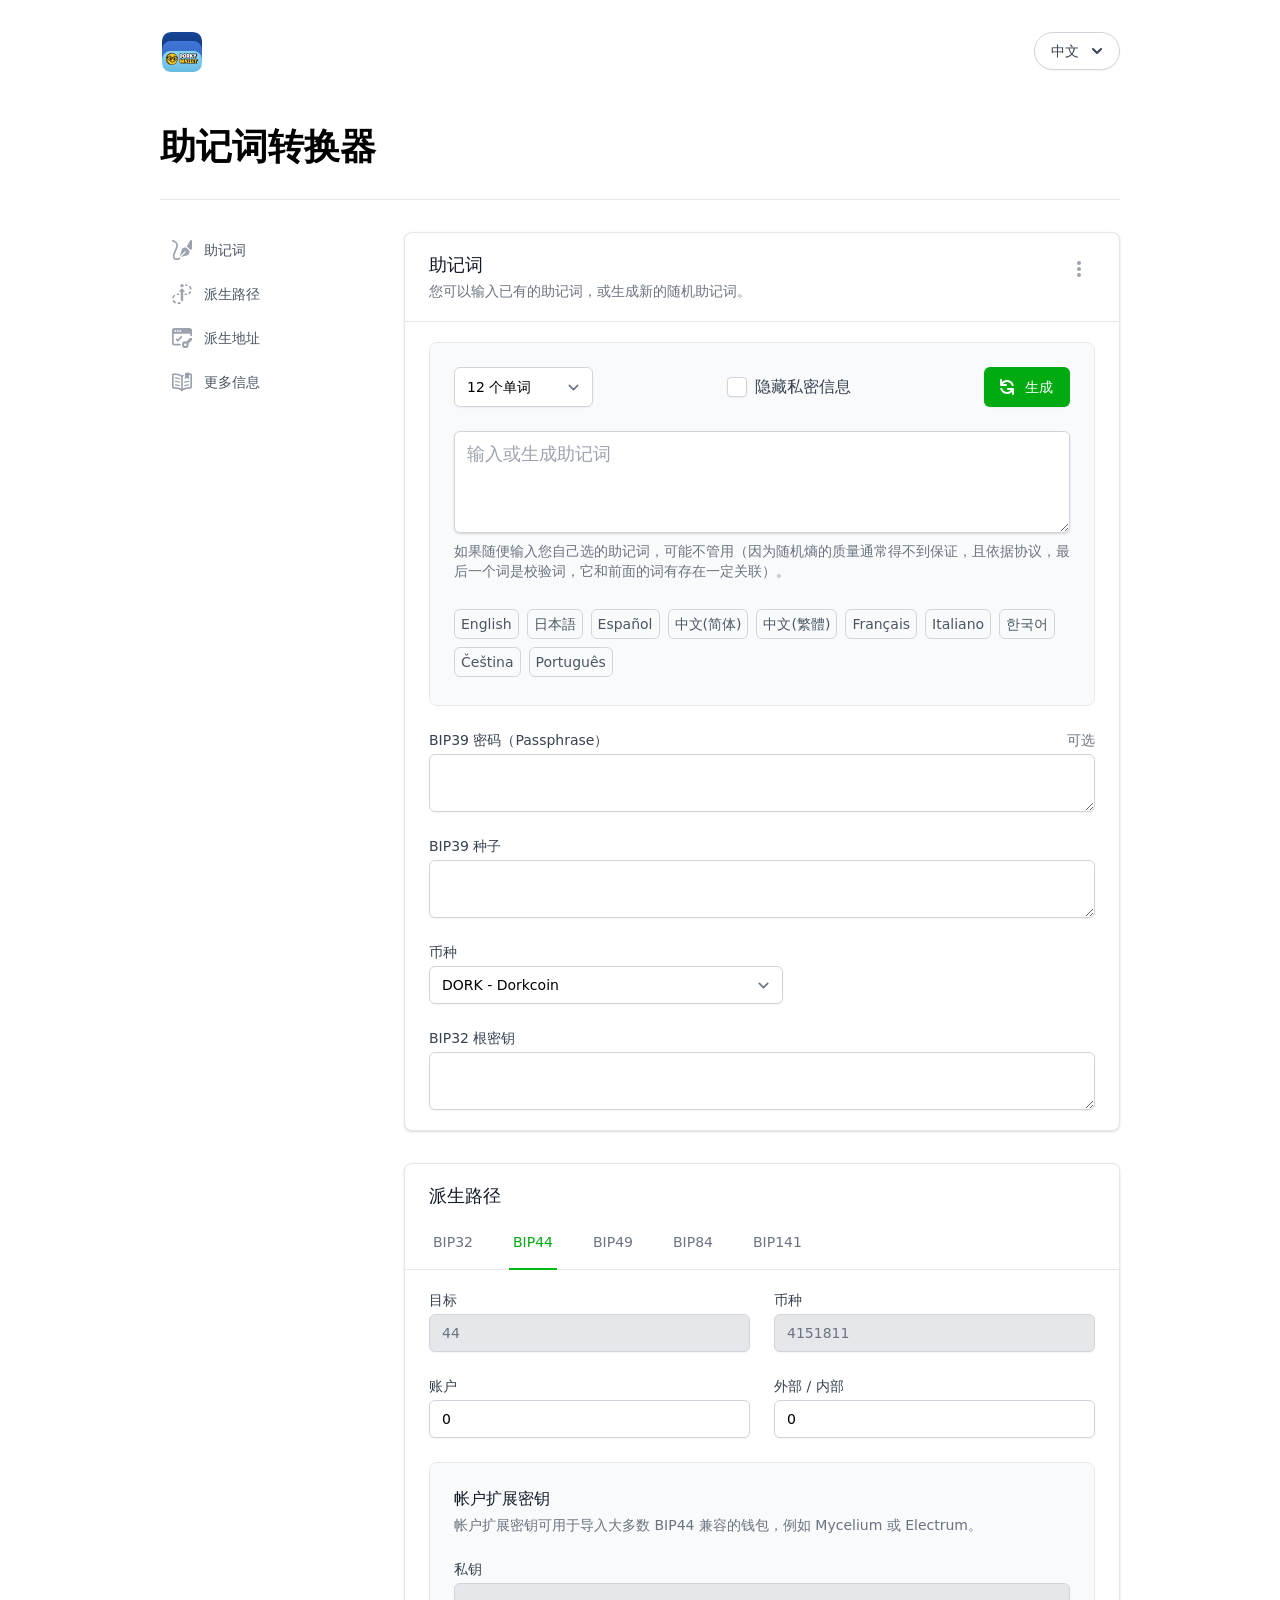
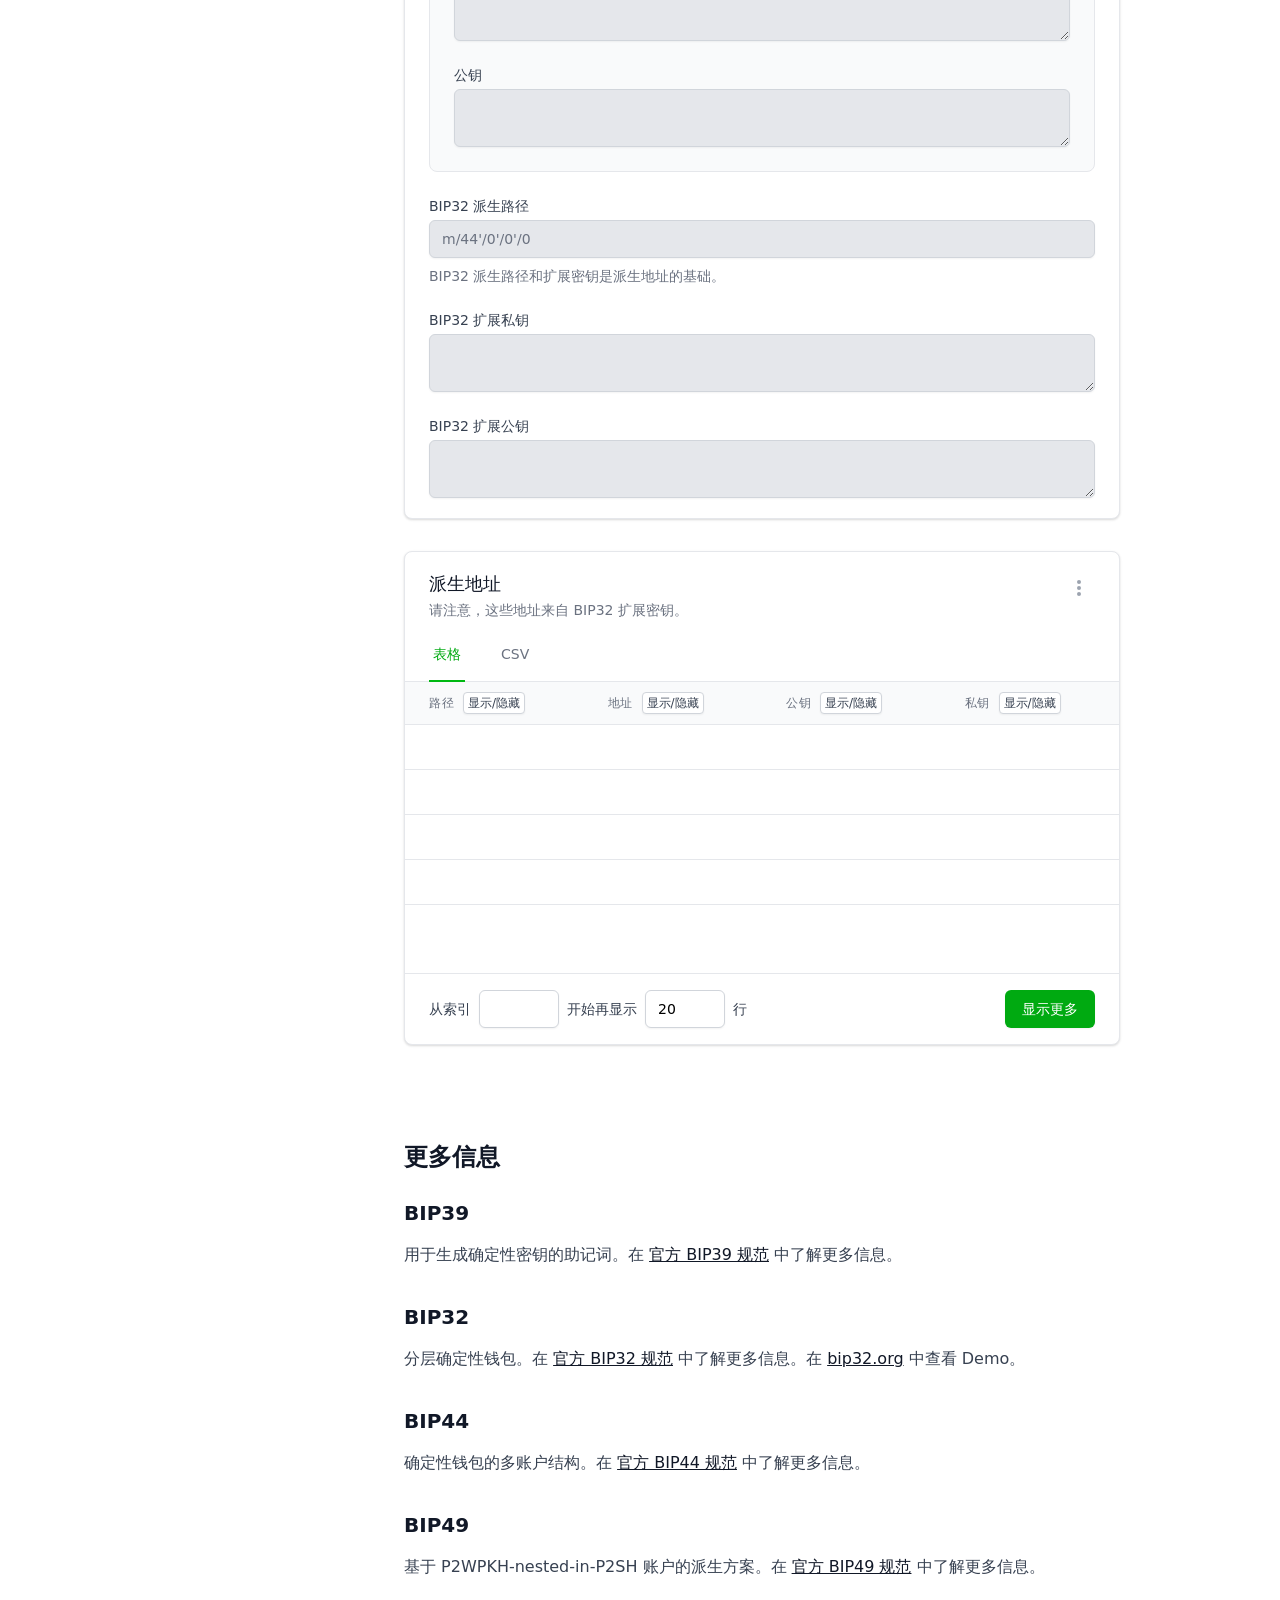
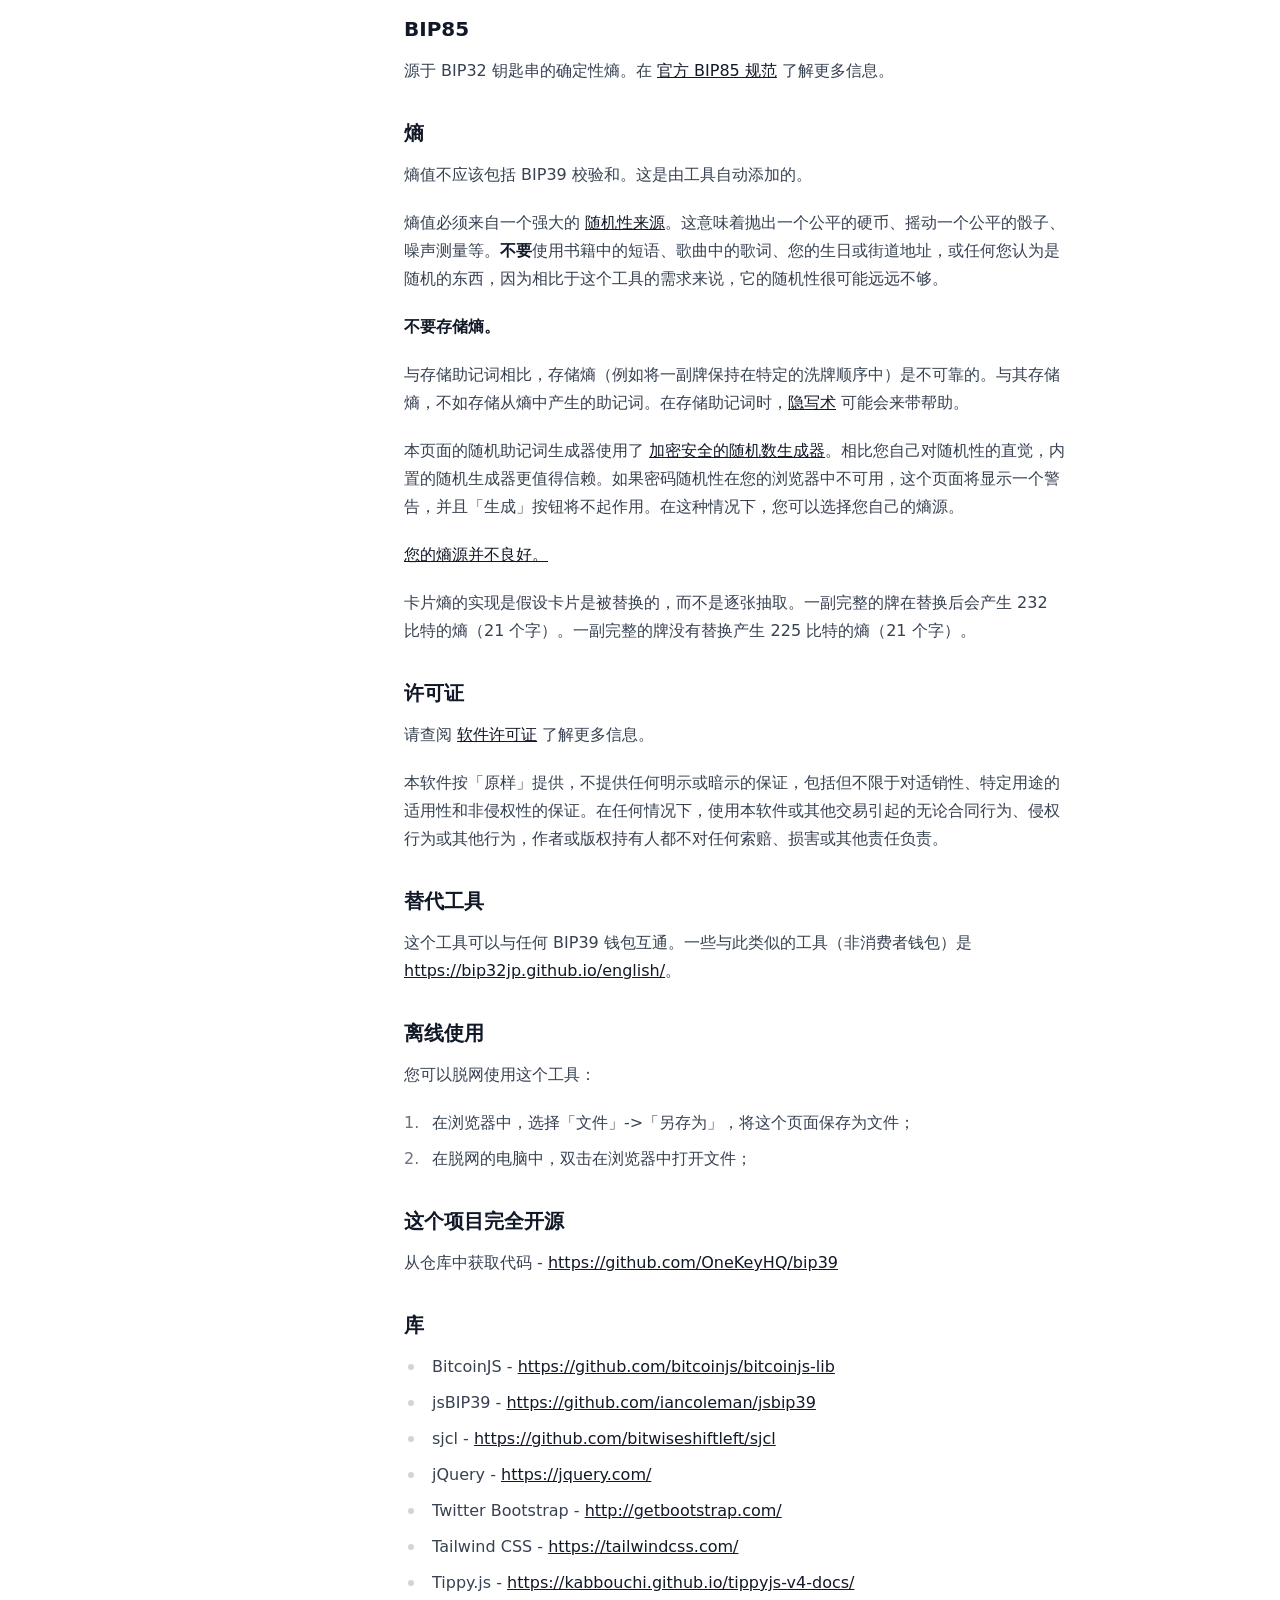
<file: pages/bip39/index-zh.html>
<!DOCTYPE html>
<html class="antialiased">
  <head lang="en">
    <meta charset="utf-8" />
    <title>Dorky BIP39 助记词</title>
    <meta
      content="用于生成确定性密钥的助记词"
      name="description"
    />
    <meta content="width=device-width, initial-scale=1.0" name="viewport" />
    <meta content="比特币 助记词 转换器" name="description" />
    <meta content="OneKey 团队" name="author" />
    <link
      type="image/x-icon"
      rel="icon"
      href="[data-uri]"
    />
    <link rel="apple-touch-icon" sizes="180x180" href="img/apple-touch-icon.png">
    <link rel="icon" href="img/favicon.ico" />
    <link rel="icon" type="image/png" sizes="32x32" href="img/favicon-32x32.png">
    <link rel="icon" type="image/png" sizes="16x16" href="img/favicon-16x16.png">
    <link rel="mask-icon" href="img/safari-pinned-tab.svg" color="#00b812">
    <meta name="msapplication-TileColor" content="#ffffff">
    <meta name="theme-color" content="#ffffff">
    <link rel="stylesheet" href="css/styles.css" />
  </head>
  <body>
    <!-- Container -->
    <div class="ok-container">
      <header class="ok-header">
        <div>
          <a
            href="/"
            class="inline-flex md:ml-0.5"
          >
            <img
              class="w-10 h-10"
              src="img/logo_green_vector.png"
              alt="Logo"
            >
          </a>
        </div>
        <div>
          <div class="dropdown js-dropdown">
            <button id="languagePopoverBtn" class="inline-flex justify-center w-full px-4 py-2 text-sm font-medium text-gray-700 bg-white border border-gray-300 rounded-full shadow-sm hover:bg-gray-50 focus:outline-none focus:ring-2 focus:ring-offset-2 focus:ring-offset-gray-100 focus:ring-green-600" type="button" aria-expanded="false" aria-haspopup="true">
              中文
              <svg xmlns="http://www.w3.org/2000/svg" viewBox="0 0 20 20" fill="currentColor" class="w-5 h-5 ml-2 -mr-1" aria-hidden="true"><path fill-rule="evenodd" d="M5.293 7.293a1 1 0 011.414 0L10 10.586l3.293-3.293a1 1 0 111.414 1.414l-4 4a1 1 0 01-1.414 0l-4-4a1 1 0 010-1.414z" clip-rule="evenodd"></path></svg>
            </button>
            <div id="languagePopoverContent" class="dropdown__menu min-w-[120px]">
              <a class="block p-2 text-sm text-left text-gray-700 transition rounded-md cursor-pointer hover:bg-gray-100 hover:text-gray-900">
                中文
              </a>
              <a class="block p-2 text-sm text-left text-gray-700 transition rounded-md cursor-pointer hover:bg-gray-100 hover:text-gray-900" href="./index.html">
                English
              </a>
			  <a class="block p-2 text-sm text-left text-gray-700 transition rounded-md cursor-pointer hover:bg-gray-100 hover:text-gray-900" href="./index-id.html">
                Indonesia
              </a>
            </div>
          </div>
        </div>
      </header>

      <!-- Title -->
      <div class="pb-4 mb-2 border-b border-gray-200 md:pb-8 md:mb-8 md:flex md:items-baseline">
          <h1 class="mb-2 text-3xl font-bold md:text-4xl md:mb-0">助记词转换器</h1>
      </div>

      <!-- Content -->
      <div class="-mx-4 md:grid md:gap-4 md:grid-cols-12 md:mx-0">
        <!-- Navigation -->
        <div class="sticky top-0 self-start px-1 py-2 overflow-auto bg-white bg-opacity-70 backdrop-filter backdrop-saturate-150 backdrop-blur-lg md:px-0 md:py-0 md:col-span-4 md:top-8 lg:col-span-3">
          <nav class="md:max-w-[240px] mr-8 space-x-2 md:space-x-0 md:space-y-2 text-gray-600 flex md:flex-col" aria-label="Sidebar">
            <!-- Current: "bg-gray-100 text-gray-900", Default: "text-gray-600 hover:bg-gray-50 hover:text-gray-900" -->
            <a href="#section-1" class="flex items-center px-3 py-2 text-sm font-medium rounded-md js-anchor-link hover:bg-gray-50 hover:text-gray-900">
              <svg viewBox="0 0 24 24" height="24" width="24" xmlns="http://www.w3.org/2000/svg" fill="currentColor" class="hidden w-5 h-5 mr-3 text-gray-400 md:block">
                <g transform="matrix(1,0,0,1,0,0)"><path d="M23.5,0h-1a.5.5,0,0,0-.431.247l-4.16,7.072a.5.5,0,0,0,.077.607l3.921,3.921a.5.5,0,0,0,.666.036l1.239-.992A.5.5,0,0,0,24,10.5V.5A.5.5,0,0,0,23.5,0Z" stroke="none" stroke-linecap="round" stroke-linejoin="round" stroke-width="0"></path><path d="M16.868,8.929a.5.5,0,0,0-.491-.127l-2.9.827a2.484,2.484,0,0,0-1.717,1.717L9.488,19.312a.069.069,0,0,0,.116.068l5.63-5.631A.75.75,0,1,1,16.3,14.81l-5.632,5.632a.062.062,0,0,0-.01.077.064.064,0,0,0,.072.028l7.965-2.276a2.488,2.488,0,0,0,1.72-1.726l.778-2.945a.5.5,0,0,0-.13-.481Z" stroke="none" stroke-linecap="round" stroke-linejoin="round" stroke-width="0"></path><path d="M8.3,21.283A3.464,3.464,0,0,1,6,22a3.175,3.175,0,0,1-2.644-1.045c-.636-.965-.441-2.714.564-5.059,2.017-4.709,4.134-8.436,2.8-11.62C5.969,2.5,4.264,1.156,1.351.065a1,1,0,1,0-.7,1.871C2.978,2.81,4.36,3.828,4.872,5.05c.955,2.277-.9,5.646-2.791,10.059-1.3,3.036-1.434,5.373-.4,6.947A5.057,5.057,0,0,0,6,24,5.3,5.3,0,0,0,9.7,22.707a.991.991,0,0,0,.006-1.395A1.009,1.009,0,0,0,8.3,21.283Z" stroke="none" stroke-linecap="round" stroke-linejoin="round" stroke-width="0"></path></g>
              </svg>
              <span class="truncate">
                助记词
              </span>
            </a>

            <a href="#section-2" class="flex items-center px-3 py-2 text-sm font-medium rounded-md js-anchor-link hover:bg-gray-50 hover:text-gray-900">
              <svg viewBox="0 0 24 24" height="24" width="24" xmlns="http://www.w3.org/2000/svg" fill="currentColor" class="hidden w-5 h-5 mr-3 text-gray-400 md:block"><g transform="matrix(1,0,0,1,0,0)"><path d="M10.5,23.02a.98.98,0,0,0-.98-.979H7.562a.98.98,0,1,0,0,1.959H9.521A.98.98,0,0,0,10.5,23.02Z" stroke="none" stroke-linecap="round" stroke-linejoin="round" stroke-width="0"></path><path d="M4.294,21.4a4.434,4.434,0,0,1-1.625-1.736.98.98,0,1,0-1.738.906,6.4,6.4,0,0,0,2.343,2.5.968.968,0,0,0,.509.143A.979.979,0,0,0,4.294,21.4Z" stroke="none" stroke-linecap="round" stroke-linejoin="round" stroke-width="0"></path><path d="M2.115,13.1A6.361,6.361,0,0,0,.408,16.072a.979.979,0,0,0,.711,1.189.945.945,0,0,0,.24.03.98.98,0,0,0,.949-.74A4.4,4.4,0,0,1,3.49,14.492a.98.98,0,1,0-1.375-1.4Z" stroke="none" stroke-linecap="round" stroke-linejoin="round" stroke-width="0"></path><path d="M17.358,13.224a.98.98,0,0,0,0-1.959h-1.47a.98.98,0,0,0,0,1.959Z" stroke="none" stroke-linecap="round" stroke-linejoin="round" stroke-width="0"></path><path d="M22.5,8.74a.979.979,0,0,0-1.342.347,4.383,4.383,0,0,1-1.171,1.307.98.98,0,1,0,1.173,1.57,6.387,6.387,0,0,0,1.688-1.883A.981.981,0,0,0,22.5,8.74Z" stroke="none" stroke-linecap="round" stroke-linejoin="round" stroke-width="0"></path><path d="M23.622,5.807a1.075,1.075,0,0,0-.018-.193,6.362,6.362,0,0,0-1.554-3.06.98.98,0,1,0-1.444,1.324,4.393,4.393,0,0,1,1.075,2.116.981.981,0,0,0,.96.79.9.9,0,0,0,.191-.019A.979.979,0,0,0,23.622,5.807Z" stroke="none" stroke-linecap="round" stroke-linejoin="round" stroke-width="0"></path><path d="M18.823,1.578A.978.978,0,0,0,17.935.516C17.744.5,17.553.49,17.358.49h-.98a.98.98,0,0,0,0,1.959h.98c.136,0,.27.007.4.018.03,0,.06,0,.088,0A.979.979,0,0,0,18.823,1.578Z" stroke="none" stroke-linecap="round" stroke-linejoin="round" stroke-width="0"></path><path d="M8.579,9a.487.487,0,0,0,.452.3h1.225a.245.245,0,0,1,.245.245v9.8a1.469,1.469,0,0,0,2.938,0v-9.8a.245.245,0,0,1,.245-.245h1.225a.49.49,0,0,0,.346-.836L12.316,5.531a.489.489,0,0,0-.692,0L8.685,8.47A.49.49,0,0,0,8.579,9Z" stroke="none" stroke-linecap="round" stroke-linejoin="round" stroke-width="0"></path><path d="M10.011 1.959 A1.959 1.959 0 1 0 13.929 1.959 A1.959 1.959 0 1 0 10.011 1.959 Z" stroke="none" stroke-linecap="round" stroke-linejoin="round" stroke-width="0"></path><path d="M6.582,11.265a.98.98,0,0,0,0,1.959h1.47a.98.98,0,0,0,0-1.959Z" stroke="none" stroke-linecap="round" stroke-linejoin="round" stroke-width="0"></path></g></svg>
              <span class="truncate">
                派生路径
              </span>
            </a>

            <a href="#section-3" class="flex items-center px-3 py-2 text-sm font-medium rounded-md js-anchor-link hover:bg-gray-50 hover:text-gray-900">
              <svg viewBox="0 0 24 24" height="24" width="24" xmlns="http://www.w3.org/2000/svg" fill="currentColor" class="hidden w-5 h-5 mr-3 text-gray-400 md:block"><g transform="matrix(1,0,0,1,0,0)"><path d="M21,0H3A3,3,0,0,0,0,3V18a3,3,0,0,0,3,3H9.5a1,1,0,0,0,0-2H3a1,1,0,0,1-1-1V7.5A.5.5,0,0,1,2.5,7h19a.5.5,0,0,1,.5.5V9a1,1,0,0,0,2,0V3A3,3,0,0,0,21,0ZM11,3.5a1,1,0,1,1-1-1A1,1,0,0,1,11,3.5Zm-3,0a1,1,0,1,1-1-1A1,1,0,0,1,8,3.5Zm-3,0a1,1,0,1,1-1-1A1,1,0,0,1,5,3.5Z" stroke="none" stroke-linecap="round" stroke-linejoin="round" stroke-width="0"></path><path d="M11.942,9.913a1,1,0,0,0-1.414.03L7.118,13.5a.25.25,0,0,1-.181.077.246.246,0,0,1-.18-.077l-.535-.558a1,1,0,0,0-1.444,1.384l1.438,1.5a1,1,0,0,0,1.443,0l4.313-4.5A1,1,0,0,0,11.942,9.913Z" stroke="none" stroke-linecap="round" stroke-linejoin="round" stroke-width="0"></path><path d="M17.382,16.118a.25.25,0,0,1-.25.063A3.853,3.853,0,0,0,16,16a4,4,0,1,0,4,4,3.841,3.841,0,0,0-.181-1.131.249.249,0,0,1,.063-.25l4.045-4.046A.248.248,0,0,0,24,14.4V12.25a.25.25,0,0,0-.25-.25H21.6a.249.249,0,0,0-.177.073ZM16,21.5A1.5,1.5,0,1,1,17.5,20,1.5,1.5,0,0,1,16,21.5Z" stroke="none" stroke-linecap="round" stroke-linejoin="round" stroke-width="0"></path></g></svg>
              <span class="truncate">
                派生地址
              </span>
            </a>

            <a href="#section-4" class="flex items-center px-3 py-2 text-sm font-medium rounded-md js-anchor-link hover:bg-gray-50 hover:text-gray-900">
              <svg viewBox="0 0 24 24" height="24" width="24" fill="currentColor" class="hidden w-5 h-5 mr-3 text-gray-400 md:block" xmlns="http://www.w3.org/2000/svg"><g transform="matrix(1,0,0,1,0,0)"><path d="M24,3.517a2.018,2.018,0,0,0-.609-1.441,1.915,1.915,0,0,0-1.438-.56c-.29.008-.58.021-.87.037A.554.554,0,0,1,20.5,1a.5.5,0,0,0-.547-.5,25.167,25.167,0,0,0-4.081.7.5.5,0,0,0-.372.484V8a.5.5,0,0,0,.854.354l1.292-1.293a.5.5,0,0,1,.708,0l1.293,1.293A.5.5,0,0,0,20.5,8V4.065a.5.5,0,0,1,.467-.5c.168-.011.337-.02.51-.029a.5.5,0,0,1,.525.5l-.013,13.5a.5.5,0,0,1-.479.5A22.909,22.909,0,0,0,13.7,19.543a.5.5,0,0,1-.7-.458V6c0-.19.256-.46.753-.752A.5.5,0,0,0,14,4.816V3.688a.5.5,0,0,0-.722-.448,6.686,6.686,0,0,0-.982.585.5.5,0,0,1-.592,0C9.755,2.383,5.889,1.63,2.047,1.516a1.927,1.927,0,0,0-1.438.56A2.018,2.018,0,0,0,0,3.517v14.5a2,2,0,0,0,1.956,2C7.923,20.186,11,21.834,11,22.5a1,1,0,0,0,2,0c0-.666,3.077-2.314,9.044-2.486a2,2,0,0,0,1.956-2ZM2.478,18.033a.5.5,0,0,1-.478-.5l-.012-13.5a.5.5,0,0,1,.523-.5C8.113,3.789,11,5.357,11,6V19.086a.5.5,0,0,1-.7.457A22.937,22.937,0,0,0,2.478,18.033Z"  stroke="none" stroke-linecap="round" stroke-linejoin="round" stroke-width="0"></path><path d="M9.257,7.443a24.06,24.06,0,0,0-5.184-1.02.75.75,0,1,0-.146,1.493,22.661,22.661,0,0,1,4.853.949.75.75,0,1,0,.477-1.422Z"  stroke="none" stroke-linecap="round" stroke-linejoin="round" stroke-width="0"></path><path d="M9.257,11.616A24.036,24.036,0,0,0,4.073,10.6a.75.75,0,1,0-.146,1.493,22.635,22.635,0,0,1,4.853.949.75.75,0,0,0,.477-1.422Z"  stroke="none" stroke-linecap="round" stroke-linejoin="round" stroke-width="0"></path><path d="M9.257,15.789a24.06,24.06,0,0,0-5.184-1.02.75.75,0,1,0-.146,1.493,22.538,22.538,0,0,1,4.853.949.75.75,0,0,0,.477-1.422Z"  stroke="none" stroke-linecap="round" stroke-linejoin="round" stroke-width="0"></path><path d="M15.22,13.038a22.635,22.635,0,0,1,4.853-.949.75.75,0,1,0-.146-1.493,24.036,24.036,0,0,0-5.184,1.02.75.75,0,0,0,.477,1.422Z"  stroke="none" stroke-linecap="round" stroke-linejoin="round" stroke-width="0"></path><path d="M15.22,17.211a22.538,22.538,0,0,1,4.853-.949.75.75,0,1,0-.146-1.493,24.06,24.06,0,0,0-5.184,1.02.75.75,0,0,0,.477,1.422Z"  stroke="none" stroke-linecap="round" stroke-linejoin="round" stroke-width="0"></path></g></svg>
              <span class="truncate">
                更多信息
              </span>
            </a>
          </nav>
        </div>
        <!-- Main -->
        <div class="space-y-8 md:col-span-8 lg:col-span-9">
          <!-- Card – Mnemonic -->
          <div id="section-1" class="ok-card js-section">
            <!-- Card / Header -->
            <div class="ok-card__header">
              <!-- Card / Header / Title & Descriptions -->
              <div class="mr-4">
                <h2 class="ok-card__header-title">助记词</h2>
                <p class="max-w-2xl mt-1 text-sm text-gray-500">您可以输入已有的助记词，或生成新的随机助记词。</p>
              </div>
              <!-- Card / Header / Controls -->
              <div class="dropdown js-dropdown">
                <button id="recoveryPhrasePopoverBtn" type="button" class="inline-flex items-center justify-center flex-shrink-0 w-8 h-8 text-gray-400 bg-white rounded-full hover:text-gray-500 focus:outline-none focus:ring-2 focus:ring-offset-2 focus:ring-green-500" aria-expanded="false" aria-haspopup="true">
                  <span class="sr-only">打开选项</span>
                  <!-- Heroicon name: solid/dots-vertical -->
                  <svg class="w-5 h-5" xmlns="http://www.w3.org/2000/svg" viewBox="0 0 20 20" fill="currentColor" aria-hidden="true">
                    <path d="M10 6a2 2 0 110-4 2 2 0 010 4zM10 12a2 2 0 110-4 2 2 0 010 4zM10 18a2 2 0 110-4 2 2 0 010 4z" />
                  </svg>
                </button>
                <div id="recoveryPhrasePopoverContent" class="dropdown__menu">
                  <label class="flex items-center p-2 transition rounded-md cursor-pointer hover:bg-gray-100">
                    <input type="checkbox" class="use-entropy ok-checkbox" />
                    <span class="text-sm text-gray-700 whitespace-nowrap">显示「熵」详细信息</span>
                  </label>
                  <label class="flex items-center p-2 transition rounded-md cursor-pointer hover:bg-gray-100">
                    <input type="checkbox" class="showSplitMnemonic ok-checkbox" />
                    <span class="text-sm text-gray-700 whitespace-nowrap">显示「分片助记词」</span>
                  </label>
                  <label class="flex items-center p-2 transition rounded-md cursor-pointer hover:bg-gray-100">
                    <input type="checkbox" class="showBip85 ok-checkbox" />
                    <span class="text-sm text-gray-700 whitespace-nowrap">显示 BIP85</span>
                  </label>
                </div>
              </div>
            </div>
            <!-- Card / Body -->
            <div class="ok-card__body">
              <!-- Entropy Details -->
              <div class="hidden entropy-container">
                <div class="insert-card">
                  <!-- Warning -->
                  <p class="flex p-2 text-sm text-yellow-600 border border-yellow-200 rounded-md bg-yellow-50">
                    <svg xmlns="http://www.w3.org/2000/svg" class="flex-shrink-0 w-5 h-5 mr-2 text-yellow-400" fill="none" viewBox="0 0 24 24" stroke="currentColor">
                      <path stroke-linecap="round" stroke-linejoin="round" stroke-width="2" d="M12 9v2m0 4h.01m-6.938 4h13.856c1.54 0 2.502-1.667 1.732-3L13.732 4c-.77-1.333-2.694-1.333-3.464 0L3.34 16c-.77 1.333.192 3 1.732 3z"></path>
                    </svg>
                    <span>「熵」是一个高级功能，如果这个功能使用不当，您的助记词可能不安全。<a class="underline" href="#entropy-notes">了解更多</a></span>
                  </p>
                  <!-- Valid entropy values -->
                  <div>
                    <p class="mb-1 ok-label">有效的熵值包括：</p>
                    <ul class="flex flex-wrap -mx-2.5 -mb-1.5">
                      <li class="mx-1">
                        <label class="flex items-start p-1.5 transition rounded-md cursor-pointer hover:bg-gray-200">
                          <div class="flex items-center h-5">
                            <input class="ok-radio" type="radio" name="entropy-type" value="binary" />
                          </div>
                          <div class="ml-2 text-sm">
                            <p class="font-medium text-gray-700">Binary <span class="font-normal">[0-1]</span></p>
                            <p class="text-gray-500">101010011</p>
                          </div>
                        </label>
                      </li>
                      <li class="mx-1">
                        <label class="flex items-start p-1.5 transition rounded-md cursor-pointer hover:bg-gray-200">
                          <div class="flex items-center h-5">
                            <input class="ok-radio" type="radio" name="entropy-type" value="base 6" />
                          </div>
                          <div class="ml-2 text-sm">
                            <p class="font-medium text-gray-700">Base 6 <span class="font-normal">[0-5]</span></p>
                            <p class="text-gray-500">123434014</p>
                          </div>
                        </label>
                      </li>
                      <li class="mx-1">
                        <label class="flex items-start p-1.5 transition rounded-md cursor-pointer hover:bg-gray-200">
                          <div class="flex items-center h-5">
                            <input class="ok-radio" type="radio" name="entropy-type" value="dice" />
                          </div>
                          <div class="ml-2 text-sm">
                            <p class="font-medium text-gray-700">Dice <span class="font-normal">[1-6]</span></p>
                            <p class="text-gray-500">62535634</p>
                          </div>
                        </label>
                      </li>
                      <li class="mx-1">
                        <label class="flex items-start p-1.5 transition rounded-md cursor-pointer hover:bg-gray-200">
                          <div class="flex items-center h-5">
                            <input class="ok-radio" type="radio" name="entropy-type" value="base 10" />
                          </div>
                          <div class="ml-2 text-sm">
                            <p class="font-medium text-gray-700">Base 10 <span class="font-normal">[0-9]</span></p>
                            <p class="text-gray-500">90834528</p>
                          </div>
                        </label>
                      </li>
                      <li class="mx-1">
                        <label class="flex items-start p-1.5 transition rounded-md cursor-pointer hover:bg-gray-200">
                          <div class="flex items-center h-5">
                            <input class="ok-radio"
                              type="radio"
                              name="entropy-type"
                              value="hexadecimal"
                              checked
                            />
                          </div>
                          <div class="ml-2 text-sm">
                            <p class="font-medium text-gray-700">Hex <span class="font-normal">[0-9A-F]</span></p>
                            <p class="text-gray-500">4187a8bfd9</p>
                          </div>
                        </label>
                      </li>
                      <li class="mx-1">
                        <label class="flex items-start p-1.5 transition rounded-md cursor-pointer hover:bg-gray-200">
                          <div class="flex items-center h-5">
                            <input class="ok-radio" type="radio" name="entropy-type" value="card" />
                          </div>
                          <div class="ml-2 text-sm">
                            <p class="font-medium text-gray-700">Card <span class="font-normal">[A2-9TJQK][CDHS]</span></p>
                            <p class="text-gray-500">ahqs9dtc</p>
                          </div>
                        </label>
                      </li>
                    </ul>
                  </div>
                  <!-- Entropy -->
                  <div>
                    <label for="entropy" class="mb-1 ok-label">熵</label>
                    <textarea
                      id="entropy"
                      rows="2"
                      class="entropy private-data ok-textarea"
                      placeholder="接受 Binary、Base 6、6-sided Dice、Base 10、Hexadecimal 或 Cards"
                      autocomplete="off"
                      autocorrect="off"
                      autocapitalize="off"
                      spellcheck="false"
                    ></textarea>
                    <div class="hidden row filter-warning">
                      <p class="mt-2 text-sm text-red-600">一些字符已被弃用。</p>
                    </div>
                  </div>
                  <!-- Description list -->
                  <div class="grid grid-cols-2 gap-6">
                    <div>
                      <p class="mb-1 ok-label cursor-help" title="基于 zxcvbn 的估计值，使用过滤熵的方法">破解时间</p>
                      <div class="text-sm text-gray-900">
                        <span class="crack-time"></span>
                      </div>
                    </div>
                    <div>
                      <p class="mb-1 ok-label">事件计数</p>
                      <div class="text-sm text-gray-900">
                        <span class="event-count"></span>
                      </div>
                    </div>
                    <div>
                      <p class="mb-1 ok-label">熵值类型</p>
                      <div class="text-sm text-gray-900">
                        <span class="type"></span>
                      </div>
                    </div>
                    <div>
                      <p class="mb-1 ok-label">每个事件的平均比特数</p>
                      <div class="text-sm text-gray-900">
                        <span class="bits-per-event"></span>
                      </div>
                    </div>
                    <div>
                      <p class="mb-1 ok-label">原始熵词</p>
                      <div class="text-sm text-gray-900">
                        <span class="word-count"></span>
                      </div>
                    </div>
                    <div>
                      <p class="mb-1 ok-label cursor-help" title="如果熵事件使用的是弱源，那么熵的总比特数可能会少于所显示的。">总比特数</p>
                      <div class="text-sm text-gray-900">
                        <span class="bits"></span>
                      </div>
                    </div>
                    <div class="col-span-full">
                      <p class="mb-1 ok-label">过滤熵</p>
                      <div class="text-sm text-gray-900">
                        <span class="filtered private-data"></span>
                      </div>
                    </div>
                    <div class="col-span-full">
                      <p class="mb-1 ok-label">原始二进制</p>
                      <div class="text-sm text-gray-900">
                        <span class="binary private-data"></span>
                      </div>
                    </div>
                    <div class="col-span-full md:col-span-1">
                      <p class="mb-1 ok-label">助记词长度</p>
                      <select class="w-full mnemonic-length ok-select">
                        <option value="raw" selected>
                          使用原始熵（每 32 比特 3 个单词）
                        </option>
                        <option value="12">12 <span>个单词</span></option>
                        <option value="15">15 <span>个单词</span></option>
                        <option value="18">18 <span>个单词</span></option>
                        <option value="21">21 <span>个单词</span></option>
                        <option value="24">24 <span>个单词</span></option>
                      </select>
                      <p class="hidden weak-entropy-override-warning">
                        <span class="ok-helper-text ok-helper-text--danger">
                          The recovery phrase will appear more secure than it really is.
                        </span>
                      </p>
                    </div>
                    <div class="col-span-full md:col-span-1">
                      <p class="mb-1 ok-label">二进制校验和</p>
                      <div class="text-sm text-gray-900">
                        <span class="checksum private-data">&nbsp;</span>
                      </div>
                    </div>
                    <div class="col-span-full">
                      <p class="mb-1 ok-label">单词索引</p>
                      <div class="text-sm text-gray-900">
                        <span class="word-indexes private-data">&nbsp;</span>
                      </div>
                    </div>
                  </div>
                </div>
              </div>
              <!-- Generate Code -->
              <div class="insert-card">
                <div class="generate-container">
                  <div class="sm:flex sm:justify-between sm:space-x-2">
                    <!-- Mnemonic Language Selector -->
                    <select id="strength" class="w-full mb-2 sm:mb-0 strength ok-select sm:w-auto">
                      <option value="12" selected>12 个单词</option>
                      <option value="18">18 个单词</option>
                      <option value="24">24 个单词</option>
                      <option class="text-black" disabled>──────────</option>
                      <option value="3">3 个单词</option>
                      <option value="6">6 个单词</option>
                      <option value="9">9 个单词</option>
                      <option value="15">15 个单词</option>
                      <option value="21">21 个单词</option>
                    </select>
                    <label class="flex items-center flex-shrink-0 p-2 -ml-2 transition rounded-md cursor-pointer md:ml-auto md:-mr-2 hover:bg-gray-100">
                    <input type="checkbox" class="w-5 h-5 privacy-screen-toggle ok-checkbox" />
                      <span class="font-medium text-gray-700">隐藏私密信息</span>
                     </label>
                    <!-- Generate Button -->
                    <button type="button" class="inline-flex items-center justify-center w-full px-4 py-2 text-sm font-medium text-white transition bg-green-600 border border-transparent rounded-md shadow-sm generate hover:bg-green-700 focus:outline-none focus:ring-2 focus:ring-offset-2 focus:ring-green-500 sm:w-auto">
                      <svg xmlns="http://www.w3.org/2000/svg" class="w-5 h-5 mr-2 -ml-1" viewBox="0 0 20 20" fill="currentColor">
                        <path fill-rule="evenodd" d="M4 2a1 1 0 011 1v2.101a7.002 7.002 0 0111.601 2.566 1 1 0 11-1.885.666A5.002 5.002 0 005.999 7H9a1 1 0 010 2H4a1 1 0 01-1-1V3a1 1 0 011-1zm.008 9.057a1 1 0 011.276.61A5.002 5.002 0 0014.001 13H11a1 1 0 110-2h5a1 1 0 011 1v5a1 1 0 11-2 0v-2.101a7.002 7.002 0 01-11.601-2.566 1 1 0 01.61-1.276z" clip-rule="evenodd" />
                      </svg>
                      生成
                    </button>
                  </div>
                  <!-- Warning Text -->
                  <p class="flex hidden p-2 mt-4 text-sm text-yellow-600 border border-yellow-200 rounded-md warning help-block bg-yellow-50">
                    <svg xmlns="http://www.w3.org/2000/svg" class="w-5 h-5 mr-2 text-yellow-400" fill="none" viewBox="0 0 24 24" stroke="currentColor">
                      <path stroke-linecap="round" stroke-linejoin="round" stroke-width="2" d="M12 9v2m0 4h.01m-6.938 4h13.856c1.54 0 2.502-1.667 1.732-3L13.732 4c-.77-1.333-2.694-1.333-3.464 0L3.34 16c-.77 1.333.192 3 1.732 3z" />
                    </svg>
                    Recovery phrase with less than 12 words have low entropy and may be guessed by an attacker.
                  </p>
                </div>
                <!-- Recovery Code -->
                <div>
                  <textarea
                    id="phrase"
                    class="w-full shadow phrase private-data ok-textarea sm:text-lg"
                    data-show-qr
                    autocomplete="off"
                    autocorrect="off"
                    autocapitalize="off"
                    spellcheck="false"
                    placeholder="输入或生成助记词"
                    rows="3"
                  ></textarea>
                  <p class="ok-helper-text">如果随便输入您自己选的助记词，可能不管用（因为随机熵的质量通常得不到保证，且依据协议，最后一个词是校验词，它和前面的词有存在一定关联）。</p>
                </div>
                <div class="flex flex-wrap -m-1 text-gray-600 languages">
                  <a class="py-1 px-1.5 text-sm border border-gray-300 rounded-md hover:bg-gray-100 hover:text-gray-900 transition m-1" href="#english">English</a>
                  <a class="py-1 px-1.5 text-sm border border-gray-300 rounded-md hover:bg-gray-100 hover:text-gray-900 transition m-1" href="#japanese" title="Japanese">日本語</a>
                  <a class="py-1 px-1.5 text-sm border border-gray-300 rounded-md hover:bg-gray-100 hover:text-gray-900 transition m-1" href="#spanish" title="Spanish">Español</a>
                  <a class="py-1 px-1.5 text-sm border border-gray-300 rounded-md hover:bg-gray-100 hover:text-gray-900 transition m-1" href="#chinese_simplified" title="Chinese (Simplified)"
                    >中文(简体)</a
                  >
                  <a class="py-1 px-1.5 text-sm border border-gray-300 rounded-md hover:bg-gray-100 hover:text-gray-900 transition m-1" href="#chinese_traditional" title="Chinese (Traditional)"
                    >中文(繁體)</a
                  >
                  <a class="py-1 px-1.5 text-sm border border-gray-300 rounded-md hover:bg-gray-100 hover:text-gray-900 transition m-1" href="#french" title="French">Français</a>
                  <a class="py-1 px-1.5 text-sm border border-gray-300 rounded-md hover:bg-gray-100 hover:text-gray-900 transition m-1" href="#italian" title="Italian">Italiano</a>
                  <a class="py-1 px-1.5 text-sm border border-gray-300 rounded-md hover:bg-gray-100 hover:text-gray-900 transition m-1" href="#korean" title="Korean">한국어</a>
                  <a class="py-1 px-1.5 text-sm border border-gray-300 rounded-md hover:bg-gray-100 hover:text-gray-900 transition m-1" href="#czech" title="Czech">Čeština</a>
                  <a class="py-1 px-1.5 text-sm border border-gray-300 rounded-md hover:bg-gray-100 hover:text-gray-900 transition m-1" href="#portuguese" title="Portuguese">Português</a>
                </div>
              </div>
              <!-- BIP39 Split Mnemonic -->
              <div class="hidden splitMnemonic">
                <div class="insert-card">
                  <div>
                    <label for="phrase" class="mb-1 ok-label">BIP39 分片助记词</label>
                    <div>
                      <textarea
                        id="phraseSplit"
                        class="phraseSplit private-data ok-textarea"
                        title="Only 2 of 3 cards needed to recover."
                        rows="4"
                      ></textarea>
                      <p class="help-block ok-helper-text ok-helper-text--danger">
                        <span id="phraseSplitWarn" class="phraseSplitWarn"></span>
                      </p>
                    </div>
                  </div>
                </div>
              </div>
              <!-- BIP39 Passphrase -->
              <div>
                <div class="flex justify-between mb-1">
                  <label for="passphrase" class="ok-label">BIP39 密码（Passphrase）</label>
                  <span class="text-sm text-gray-500" id="email-optional">可选</span>
                </div>
                <textarea
                  id="passphrase"
                  class="passphrase private-data ok-textarea"
                  autocomplete="off"
                  autocorrect="off"
                  autocapitalize="off"
                  spellcheck="false"
                ></textarea>
              </div>
              <!-- BIP39 Seed -->
              <div>
                <label for="seed" class="mb-1 ok-label">BIP39 种子</label>
                <textarea
                  id="seed"
                  class="seed private-data ok-textarea"
                  data-show-qr
                  autocomplete="off"
                  autocorrect="off"
                  autocapitalize="off"
                  spellcheck="false"
                ></textarea>
              </div>
              <!-- Coin -->
              <div>
                <label for="network-phrase" class="mb-1 ok-label">币种</label>
                <select id="network-phrase" class="max-w-full network ok-select">
                  <!-- populated by javascript -->
                </select>
              </div>
              <!-- BIP32 Root Key -->
              <div>
                <label for="root-key" class="mb-1 ok-label">BIP32 根密钥</label>
                <textarea
                  id="root-key"
                  class="root-key private-data ok-textarea"
                  data-show-qr
                  autocomplete="off"
                  autocorrect="off"
                  autocapitalize="off"
                  spellcheck="false"
                ></textarea>
              </div>
              <!-- BIP85 -->
              <div class="hidden bip85">
                <div class="space-y-4 md:space-y-6 insert-card">
                  <!-- Warning -->
                  <p class="flex p-2 text-sm text-yellow-600 border border-yellow-200 rounded-md bg-yellow-50">
                    <svg xmlns="http://www.w3.org/2000/svg" class="flex-shrink-0 w-5 h-5 mr-2 text-yellow-400" fill="none" viewBox="0 0 24 24" stroke="currentColor">
                      <path stroke-linecap="round" stroke-linejoin="round" stroke-width="2" d="M12 9v2m0 4h.01m-6.938 4h13.856c1.54 0 2.502-1.667 1.732-3L13.732 4c-.77-1.333-2.694-1.333-3.464 0L3.34 16c-.77 1.333.192 3 1.732 3z"></path>
                    </svg>
                    <span>这是一个高级功能，只有在您了解它的作用时才可以使用。请阅读 <a class="underline" href="https://github.com/bitcoin/bips/blob/master/bip-0085.mediawiki" target="_blank">BIP85 规范</a> 以了解更多信息。</span>
                  </p>
                  <!-- Form -->
                  <div class="grid gap-6 md:grid-cols-2">
                    <!-- BIP85 Application -->
                    <div>
                      <label for="bip85-application" class="mb-1 ok-label">BIP85 应用</label>
                      <div>
                        <select id="bip85-application" class="w-full ok-select">
                          <option value="bip39" selected>BIP39</option>
                          <option value="wif">WIF</option>
                          <option value="xprv">Xprv</option>
                          <option value="hex">Hex</option>
                        </select>
                      </div>
                    </div>
                    <!-- BIP85 Mnemonic Language -->
                    <div class="bip85-mnemonic-language-input">
                      <label for="bip85-mnemonic-language" class="mb-1 ok-label">BIP85 助记词语言</label>
                      <div class="col-sm-10 languages">
                        <select
                          id="bip85-mnemonic-language"
                          class="w-full strength ok-select"
                        >
                          <option value="0" selected>English</option>
                          <!--<option value="1">日本語</option>
                                                <option value="2">한국어</option>
                                                <option value="3">Español</option>
                                                <option value="4">中文(简体)</option>
                                                <option value="5">中文(繁體)</option>
                                                <option value="6">Français</option>
                                                <option value="7">Italiano</option>
                                                <option value="8">Čeština</option>
                                                <option value="9">Português</option>-->
                        </select>
                      </div>
                    </div>
                    <!-- BIP85 Mnemonic Length -->
                    <div class="bip85-mnemonic-length-input">
                      <label for="bip85-mnemonic-length" class="mb-1 ok-label">BIP85 助记词长度</label>
                      <select id="bip85-mnemonic-length" class="w-full strength ok-select">
                        <option value="12" selected>12</option>
                        <option value="18">18</option>
                        <option value="24">24</option>
                      </select>
                    </div>
                    <!-- BIP85 Bytes -->
                    <div class="bip85-bytes-input">
                      <label for="bip85-bytes" class="mb-1 ok-label">BIP85 字节</label>
                      <input
                        id="bip85-bytes"
                        type="text"
                        class="change ok-input"
                        value="64"
                      />
                    </div>
                    <!-- BIP85 Index -->
                    <div class="bip85-index-input">
                      <label for="bip85-index" class="mb-1 ok-label">BIP85 索引</label>
                      <input
                        id="bip85-index"
                        type="text"
                        class="change ok-input"
                        value="0"
                      />
                    </div>
                    <!-- BIP85 Child Key -->
                    <div class="col-span-full">
                      <label for="phrase" class="mb-1 ok-label">BIP85 子密钥</label>
                      <textarea
                        id="bip85Field"
                        data-show-qr
                        class="bip85Field private-data ok-textarea"
                        title="BIP85 Child Key"
                        rows="3"
                      ></textarea>
                      <p class="ok-helper-text">这个字段的值在这个页面的其他地方没有使用。它可以作为一个新的密钥使用。如果是 BIP39 应用程序，你可以把它粘贴到「BIP39 助记词」字段，作为一个新的助记词。</p>
                    </div>
                  </div>
                </div>
              </div>
              <!-- Prefixes – show when Coin is LTC - Litecoin -->
              <div class="hidden form-group litecoin-ltub-container">
                <label for="litecoin-use-ltub" class="mb-1 col-sm-2 control-label ok-label"
                  >Prefixes</label
                >
                <div class="col-sm-10 checkbox">
                  <label class="flex items-center p-2 -ml-2 transition rounded-md cursor-pointer hover:bg-gray-100">
                    <input
                      type="checkbox"
                      id="litecoin-use-ltub"
                      class="litecoin-use-ltub ok-checkbox"
                      checked="checked"
                    />
                    <div class="text-sm text-gray-700">
                      Use <code>Ltpv / Ltub</code> instead of
                      <code>xprv / xpub</code>
                    </div>
                  </label>
                </div>
              </div>
          </div>
        </div>
          <!-- Card – Derivation Path -->
          <div id="section-2" class="ok-card js-section">
            <div class="flex-col pb-0 ok-card__header">
              <h2 class="ok-card__header-title">派生路径</h2>
              <!-- Tabs -->
              <ul class="flex mt-2 -mb-px -mr-4 space-x-8 overflow-auto derivation-type nav nav-tabs" role="tablist">
                <li id="bip32-tab">
                  <a href="#bip32" role="tab" data-toggle="tab" class="ok-tab">BIP32</a>
                </li>
                <li id="bip44-tab" class="active">
                  <a href="#bip44" role="tab" data-toggle="tab" class="ok-tab">BIP44</a>
                </li>
                <li id="bip49-tab">
                  <a href="#bip49" role="tab" data-toggle="tab" class="ok-tab">BIP49</a>
                </li>
                <li id="bip84-tab">
                  <a href="#bip84" role="tab" data-toggle="tab" class="ok-tab">BIP84</a>
                </li>
                <li id="bip141-tab">
                  <a href="#bip141" role="tab" data-toggle="tab" class="ok-tab">BIP141</a>
                </li>
              </ul>
            </div>
            <div class="ok-card__body">
              <div class="derivation-type tab-content">
                <div id="bip44" class="tab-pane active">
                  <div class="grid grid-cols-2 gap-6">
                    <div class="form-group">
                      <label for="purpose-bip44" class="mb-1 col-sm-2 control-label ok-label">
                        <a
                          href="https://github.com/bitcoin/bips/blob/master/bip-0044.mediawiki#purpose"
                          target="_blank"
                          >目标</a
                        >
                      </label>
                      <input
                        id="purpose-bip44"
                        type="text"
                        class="purpose form-control ok-input"
                        value="44"
                        readonly
                      />
                    </div>
                    <div class="form-group">
                      <label for="coin-bip44" class="mb-1 col-sm-2 control-label ok-label">
                        <a
                          href="https://github.com/bitcoin/bips/blob/master/bip-0044.mediawiki#registered-coin-types"
                          target="_blank"
                          >币种</a
                        >
                      </label>
                      <div class="col-sm-10">
                        <input
                          id="coin-bip44"
                          type="text"
                          class="coin form-control ok-input"
                          value="0"
                          readonly
                        />
                      </div>
                    </div>
                    <div class="form-group">
                      <label for="account-bip44" class="mb-1 col-sm-2 control-label ok-label">
                        <a
                          href="https://github.com/bitcoin/bips/blob/master/bip-0044.mediawiki#account"
                          target="_blank"
                          >账户</a
                        >
                      </label>
                      <div class="col-sm-10">
                        <input
                          id="account-bip44"
                          type="text"
                          class="account form-control ok-input"
                          value="0"
                        />
                      </div>
                    </div>
                    <div class="form-group">
                      <label for="change-bip44" class="mb-1 col-sm-2 control-label ok-label">
                        <a
                          href="https://github.com/bitcoin/bips/blob/master/bip-0044.mediawiki#change"
                          target="_blank"
                          >外部 / 内部</a
                        >
                      </label>
                      <div class="col-sm-10">
                        <input
                          id="change-bip44"
                          type="text"
                          class="change form-control ok-input"
                          value="0"
                        />
                      </div>
                    </div>
                    <div class="insert-card col-span-full">
                      <div>
                        <h3 class="font-medium text-gray-900">帐户扩展密钥</h3>
                        <p class="mt-1 text-sm text-gray-500">帐户扩展密钥可用于导入大多数 BIP44 兼容的钱包，例如 Mycelium 或 Electrum。</p>
                      </div>
                      <div class="form-group">
                        <label for="account-xprv" class="mb-1 col-sm-2 control-label ok-label">
                          <span>私钥</span>
                        </label>
                        <div class="col-sm-10">
                          <textarea
                            id="account-xprv-bip44"
                            type="text"
                            class="account-xprv private-data form-control ok-textarea"
                            readonly
                            data-show-qr
                            autocomplete="off"
                            autocorrect="off"
                            autocapitalize="off"
                            spellcheck="false"
                          ></textarea>
                        </div>
                      </div>
                      <div class="form-group">
                        <label for="account-xpub" class="mb-1 col-sm-2 control-label ok-label">
                          <span>公钥</span>
                        </label>
                        <div class="col-sm-10">
                          <textarea
                            id="account-xpub-bip44"
                            type="text"
                            class="account-xpub form-control ok-textarea"
                            readonly
                            data-show-qr
                            autocomplete="off"
                            autocorrect="off"
                            autocapitalize="off"
                            spellcheck="false"
                          ></textarea>
                        </div>
                      </div>
                    </div>
                    <div class="form-group col-span-full">
                      <label for="bip44-path" class="mb-1 col-sm-2 control-label ok-label">BIP32 派生路径</label>
                      <input
                        id="bip44-path"
                        type="text"
                        class="path form-control ok-input"
                        value="m/44'/0'/0'/0"
                        readonly="readonly"
                      />
                      <p class="ok-helper-text">
                        BIP32 派生路径和扩展密钥是派生地址的基础。
                      </p>
                    </div>
                  </div>

                </div>
                <div id="bip32" class="tab-pane">
                  <div class="grid grid-cols-2 gap-6">
                    <div class="form-group">
                      <label for="bip32-client" class="mb-1 col-sm-2 control-label ok-label">客户端</label>
                      <div class="col-sm-10">
                        <select id="bip32-client" class="w-full client form-control ok-select">
                          <option value="custom">自定义派生路径</option>
                          <!-- populated by javascript -->
                        </select>
                      </div>
                    </div>
                    <div class="form-group col-span-full">
                      <label for="bip32-path" class="mb-1 col-sm-2 control-label ok-label"
                        >BIP32 派生路径</label
                      >
                      <div class="col-sm-10">
                        <input
                          id="bip32-path"
                          type="text"
                          class="path form-control ok-input"
                          value="m/0"
                        />
                      </div>
                    </div>
                    <div class="form-group">
                      <label for="core-path" class="mb-1 col-sm-2 control-label ok-label">Bitcoin Core</label>
                      <div class="col-sm-10">
                        <p class="text-sm text-gray-900 form-control no-border">
                          使用带有硬化地址的路径 <code>m/0'/0'</code>。
                        </p>
                        <p class="form-control no-border ok-helper-text">
                          更多信息请查看
                          <a
                            href="https://github.com/bitcoin/bitcoin/pull/8035"
                            target="_blank" class="underline"
                          >
                            Bitcoin Core BIP32 的实现
                          </a>
                        </p>
                      </div>
                    </div>
                    <div class="form-group">
                      <label for="core-path" class="mb-1 col-sm-2 control-label ok-label"
                        >Multibit</label
                      >
                      <div class="col-sm-10">
                        <p class="text-sm text-gray-900 form-control no-border">
                          <span>使用路径 <code>m/0'/0</code>，</span><span>对「更改地址」使用路径 <code>m/0'/1</code>。</span>
                        </p>
                        <p class="form-control no-border ok-helper-text">
                          <span>更多信息请查看</span> <a href="https://multibit.org/" target="_blank" class="underline">MultiBit HD</a>
                        </p>
                      </div>
                    </div>
                    <div class="form-group col-span-full">
                      <label class="mb-1 col-sm-2 control-label ok-label">区块浏览器</label>
                      <div class="col-sm-10">
                        <p class="text-sm text-gray-900 form-control no-border">
                          <span>使用路径 <code>m/44'/0'/0'</code>。</span><span>只在区块探索器的搜索字段中输入 <code>xpub</code> 拓展公钥，不要输入 <code>xprv</code> 拓展私钥。</span>
                        </p>
                        <p class="form-control no-border ok-helper-text">
                          <span>可用于：</span>
                          <a href="https://blockchain.info/" target="_blank" class="underline"
                            >blockchain.info</a
                          >
                        </p>
                      </div>
                    </div>
                  </div>
                </div>
                <div id="bip49" class="tab-pane">
                  <div class="hidden unavailable">
                    <p>BIP49 is unavailable for this coin.</p>
                  </div>
                  <div class="available">
                    <div class="grid grid-cols-2 gap-6">
                      <div class="form-group">
                        <label for="purpose-bip49" class="mb-1 col-sm-2 control-label ok-label">
                          <a
                            href="https://github.com/bitcoin/bips/blob/master/bip-0044.mediawiki#purpose"
                            target="_blank"
                            >目标</a
                          >
                        </label>
                        <div class="col-sm-10">
                          <input
                            id="purpose-bip49"
                            type="text"
                            class="purpose form-control ok-input"
                            value="49"
                            readonly
                          />
                        </div>
                      </div>
                      <div class="form-group">
                        <label for="coin-bip49" class="mb-1 col-sm-2 control-label ok-label">
                          <a
                            href="https://github.com/bitcoin/bips/blob/master/bip-0044.mediawiki#registered-coin-types"
                            target="_blank"
                            >币种</a
                          >
                        </label>
                        <div class="col-sm-10">
                          <input
                            id="coin-bip49"
                            type="text"
                            class="coin form-control ok-input"
                            value="0"
                            readonly
                          />
                        </div>
                      </div>
                      <div class="form-group">
                        <label for="account-bip49" class="mb-1 col-sm-2 control-label ok-label">
                          <a
                            href="https://github.com/bitcoin/bips/blob/master/bip-0044.mediawiki#account"
                            target="_blank"
                            >账户</a
                          >
                        </label>
                        <div class="col-sm-10">
                          <input
                            id="account-bip49"
                            type="text"
                            class="account form-control ok-input"
                            value="0"
                          />
                        </div>
                      </div>
                      <div class="form-group">
                        <label for="change-bip49" class="mb-1 col-sm-2 control-label ok-label">
                          <a
                            href="https://github.com/bitcoin/bips/blob/master/bip-0044.mediawiki#change"
                            target="_blank"
                            >外部 / 内部</a
                          >
                        </label>
                        <div class="col-sm-10">
                          <input
                            id="change-bip49"
                            type="text"
                            class="change form-control ok-input"
                            value="0"
                          />
                        </div>
                      </div>
                      <div class="insert-card col-span-full">
                        <div>
                          <h3 class="font-medium text-gray-900">帐户扩展密钥</h3>
                          <p class="mt-1 text-sm text-gray-500">账户扩展密钥可用于导入大多数 BIP49 兼容钱包。</p>
                        </div>
                        <div class="form-group">
                          <label for="account-xprv" class="mb-1 col-sm-2 control-label ok-label">
                            <span>私钥</span>
                          </label>
                          <div class="col-sm-10">
                            <textarea
                              id="account-xprv-bip49"
                              type="text"
                              class="account-xprv private-data form-control ok-textarea"
                              readonly
                              data-show-qr
                              autocomplete="off"
                              autocorrect="off"
                              autocapitalize="off"
                              spellcheck="false"
                            ></textarea>
                          </div>
                        </div>
                        <div class="form-group">
                          <label for="account-xpub" class="mb-1 col-sm-2 control-label ok-label">
                            <span>公钥</span>
                          </label>
                          <div class="col-sm-10">
                            <textarea
                              id="account-xpub-bip49"
                              type="text"
                              class="account-xpub form-control ok-textarea"
                              readonly
                              data-show-qr
                              autocomplete="off"
                              autocorrect="off"
                              autocapitalize="off"
                              spellcheck="false"
                            ></textarea>
                          </div>
                        </div>
                      </div>
                      <div class="form-group col-span-full">
                        <label for="bip49-path" class="mb-1 col-sm-2 control-label ok-label"
                          >BIP32 派生路径</label
                        >
                        <div class="col-sm-10">
                          <input
                            id="bip49-path"
                            type="text"
                            class="path form-control ok-input"
                            value="m/49'/0'/0'/0"
                            readonly="readonly"
                          />
                          <p class="ok-helper-text">
                            BIP32 派生路径和扩展密钥是派生地址的基础。
                          </p>
                        </div>
                      </div>

                    </div>
                  </div>

                </div>
                <div id="bip141" class="tab-pane">
                  <div class="hidden unavailable">
                    <p>BIP141 is unavailable for this coin.</p>
                  </div>
                  <div class="available">
                    <div class="grid grid-cols-2 gap-6">
                      <div class="form-group">
                        <label for="bip141-path" class="mb-1 col-sm-2 control-label ok-label"
                          >BIP32 派生路径</label
                        >
                        <div class="col-sm-10">
                          <input
                            id="bip141-path"
                            type="text"
                            class="bip141-path form-control ok-input"
                            value="m/0"
                          />
                        </div>
                      </div>
                      <div class="form-group">
                        <label class="mb-1 col-sm-2 control-label ok-label">脚本语义</label>
                        <div class="col-sm-10">
                          <select class="w-full form-control bip141-semantics ok-select">
                            <option value="p2wpkh">P2WPKH</option>
                            <option value="p2wpkh-p2sh" selected>P2WPKH 嵌套在 P2SH 中</option>
                            <option value="p2wsh">P2WSH (1-of-1 多重签名)</option>
                            <option value="p2wsh-p2sh">
                              P2WSH 嵌套在 P2SH 中（1-of-1 多重签名）
                            </option>
                          </select>
                        </div>
                      </div>
                    </div>
                  </div>
                </div>
                <div id="bip84" class="tab-pane">
                  <div class="hidden unavailable">
                    <div class="form-group">
                      <div class="col-sm-2"></div>
                      <div class="col-sm-10">
                        <p>BIP84 is unavailable for this coin.</p>
                      </div>
                    </div>
                  </div>
                  <div class="available">
                    <div class="grid grid-cols-2 gap-6">
                      <div class="form-group">
                        <label for="purpose-bip84" class="mb-1 col-sm-2 control-label ok-label">
                          目标
                        </label>
                        <div class="col-sm-10">
                          <input
                            id="purpose-bip84"
                            type="text"
                            class="purpose form-control ok-input"
                            value="84"
                            readonly
                          />
                        </div>
                      </div>
                      <div class="form-group">
                        <label for="coin-bip84" class="mb-1 col-sm-2 control-label ok-label">
                          币种
                        </label>
                        <div class="col-sm-10">
                          <input
                            id="coin-bip84"
                            type="text"
                            class="coin form-control ok-input"
                            value="0"
                            readonly
                          />
                        </div>
                      </div>
                      <div class="form-group">
                        <label for="account-bip84" class="mb-1 col-sm-2 control-label ok-label">
                          账户
                        </label>
                        <div class="col-sm-10">
                          <input
                            id="account-bip84"
                            type="text"
                            class="account form-control ok-input"
                            value="0"
                          />
                        </div>
                      </div>
                      <div class="form-group">
                        <label for="change-bip84" class="mb-1 col-sm-2 control-label ok-label">
                          外部 / 内部
                        </label>
                        <div class="col-sm-10">
                          <input
                            id="change-bip84"
                            type="text"
                            class="change form-control ok-input"
                            value="0"
                          />
                        </div>
                      </div>
                      <div class="insert-card col-span-full">
                        <div>
                          <h3 class="font-medium text-gray-900">帐户扩展密钥</h3>
                          <p class="mt-1 text-sm text-gray-500">账户扩展密钥可用于导入大多数 BIP84 兼容钱包。</p>
                        </div>
                        <div class="form-group">
                          <label for="account-xprv" class="mb-1 col-sm-2 control-label ok-label">
                            <span>私钥</span>
                          </label>
                          <div class="col-sm-10">
                            <textarea
                              id="account-xprv-bip84"
                              type="text"
                              class="account-xprv private-data form-control ok-textarea"
                              readonly
                              data-show-qr
                              autocomplete="off"
                              autocorrect="off"
                              autocapitalize="off"
                              spellcheck="false"
                            ></textarea>
                          </div>
                        </div>
                        <div class="form-group">
                          <label for="account-xpub" class="mb-1 col-sm-2 control-label ok-label">
                            <span>公钥</span>
                          </label>
                          <div class="col-sm-10">
                            <textarea
                              id="account-xpub-bip84"
                              type="text"
                              class="account-xpub form-control ok-textarea"
                              readonly
                              data-show-qr
                              autocomplete="off"
                              autocorrect="off"
                              autocapitalize="off"
                              spellcheck="false"
                            ></textarea>
                          </div>
                        </div>
                      </div>
                      <div class="form-group col-span-full">
                        <label for="bip84-path" class="mb-1 col-sm-2 control-label ok-label"
                          >BIP32 派生路径</label
                        >
                        <div class="col-sm-10">
                          <input
                            id="bip84-path"
                            type="text"
                            class="path form-control ok-textarea"
                            value="m/84'/0'/0'/0"
                            readonly="readonly"
                          />
                          <p class="ok-helper-text">BIP32 派生路径和扩展密钥是派生地址的基础。</p>
                        </div>
                      </div>

                    </div>
                  </div>

                </div>
              </div>
              <div class="form-group">
                <label for="extended-priv-key" class="mb-1 col-sm-2 control-label ok-label">BIP32 扩展私钥</label>
                <div class="col-sm-10">
                  <textarea
                    id="extended-priv-key"
                    class="extended-priv-key private-data form-control ok-textarea"
                    readonly="readonly"
                    data-show-qr
                    autocomplete="off"
                    autocorrect="off"
                    autocapitalize="off"
                    spellcheck="false"
                  ></textarea>
                </div>
              </div>
              <div class="form-group">
                <label for="extended-pub-key" class="mb-1 col-sm-2 control-label ok-label">BIP32 扩展公钥</label>
                <div class="col-sm-10">
                  <textarea
                    id="extended-pub-key"
                    class="extended-pub-key form-control ok-textarea"
                    readonly="readonly"
                    data-show-qr
                    autocomplete="off"
                    autocorrect="off"
                    autocapitalize="off"
                    spellcheck="false"
                  ></textarea>
                </div>
              </div>
            </div>
          </div>
          <!-- Card – Derived Addresses -->
          <div id="section-3" class="ok-card js-section">
            <div class="pb-0 ok-card__header">
              <div class="mr-6">
                <div>
                  <div class="ok-card__header-title">派生地址</div>
                  <p class="max-w-2xl mt-1 text-sm text-gray-500">请注意，这些地址来自 BIP32 扩展密钥。</p>
                </div>
                <ul class="flex mt-2 -mb-px space-x-8 addresses-type nav nav-tabs" role="tablist">
                  <li id="table-tab" class="active">
                    <a href="#table" role="tab" data-toggle="tab" class="ok-tab">表格</a>
                  </li>
                  <li id="csv-tab">
                    <a href="#csv" role="tab" data-toggle="tab" class="ok-tab">CSV</a>
                  </li>
                </ul>
              </div>
              <div class="dropdown js-dropdown">
                <button id="derivedAddressesPopoverBtn" type="button" class="inline-flex items-center justify-center flex-shrink-0 w-8 h-8 text-gray-400 bg-white rounded-full hover:text-gray-500 focus:outline-none focus:ring-2 focus:ring-offset-2 focus:ring-green-500" aria-expanded="false" aria-haspopup="true">
                  <span class="sr-only">Open options</span>
                  <!-- Heroicon name: solid/dots-vertical -->
                  <svg class="w-5 h-5" xmlns="http://www.w3.org/2000/svg" viewBox="0 0 20 20" fill="currentColor" aria-hidden="true">
                    <path d="M10 6a2 2 0 110-4 2 2 0 010 4zM10 12a2 2 0 110-4 2 2 0 010 4zM10 18a2 2 0 110-4 2 2 0 010 4z" />
                  </svg>
                </button>
                <div id="derivedAddressesPopoverContent" class="dropdown__menu w-72">
                  <div class="hidden col-md-12 bch-addr-type-container">
                    <div class="radio">
                      <label class="flex items-center p-2 transition rounded-md cursor-pointer hover:bg-gray-100">
                        <input
                          type="radio"
                          value="cashaddr"
                          name="bch-addr-type"
                          class="use-bch-cashaddr-addresses ok-radio"
                          checked="checked"
                        />
                        <span class="text-sm text-gray-700">为比特币现金使用 CashAddr 地址（如以 'q' 而不是 '1' 开头）</span>
                      </label>
                    </div>
                    <div class="radio">
                      <label class="flex items-center p-2 transition rounded-md cursor-pointer hover:bg-gray-100">
                        <input
                          type="radio"
                          value="bitpay"
                          name="bch-addr-type"
                          class="use-bch-bitpay-addresses ok-radio"
                        />
                        <span class="text-sm text-gray-700">为比特币现金使用 BitPay-style 地址（如以 'C' 而不是 '1' 开头）</span>
                      </label>
                    </div>
                    <div class="radio">
                      <label class="flex items-center p-2 transition rounded-md cursor-pointer hover:bg-gray-100">
                        <input
                          type="radio"
                          value="legacy"
                          name="bch-addr-type"
                          class="use-bch-legacy-addresses ok-radio"
                        />
                        <span class="text-sm text-gray-700">为比特币现金使用传统地址（以 '1' 开头）</span>
                      </label>
                    </div>
                  </div>

                  <div>
                    <div class="p-2 text-left">
                      <div>
                        <p class="mb-1 ok-label">使用 BIP38 加密私钥</p>
                        <div class="relative">
                          <input
                            type="text"
                            class="pl-[38px] bip38-password private-data ok-input"
                            autocomplete="off"
                            autocorrect="off"
                            autocapitalize="off"
                            spellcheck="false"
                            placeholder="密码（可选）"
                          />
                          <input type="checkbox" class="absolute left-[11px] top-[11px] use-bip38 ok-checkbox" />
                        </div>
                        <p class="ok-helper-text">启用 BIP38 意味着每个密钥需要几分钟才能生成</p>
                      </div>
                    </div>
                    <div class="mt-2 checkbox">
                      <label class="flex items-center p-2 transition rounded-md cursor-pointer hover:bg-gray-100">
                        <input class="hardened-addresses ok-checkbox" type="checkbox" />
                        <span class="text-sm text-gray-700">使用硬化地址</span>
                      </label>
                    </div>
                  </div>
                </div>
              </div>
            </div>
            <div class="p-0 ok-card__body">
              <div class="addresses-type tab-content">
                <div id="table" class="overflow-auto max-h-[520px] tab-pane active">
                  <table class="table min-w-full divide-y divide-gray-200 table-striped">
                    <thead class="bg-gray-50">
                      <th scope="col" class="px-6 py-3 text-xs font-medium tracking-wider text-left text-gray-500 uppercase">
                        <div class="flex items-center input-group">
                          <span class="whitespace-nowrap">路径</span>&nbsp;&nbsp;
                          <button class="px-1 text-gray-700 bg-white border border-gray-300 rounded shadow-sm index-toggle py-0.5 -my-0.5 hover:bg-gray-50 focus:outline-none focus:ring-2 focus:ring-offset-2 focus:ring-green-500 whitespace-nowrap">显示/隐藏</button>
                        </div>
                      </th>
                      <th scope="col" class="px-6 py-3 text-xs font-medium tracking-wider text-left text-gray-500 uppercase">
                        <div class="flex items-center input-group">
                          <span class="whitespace-nowrap">地址</span>&nbsp;&nbsp;
                          <button class="px-1 text-gray-700 bg-white border border-gray-300 rounded shadow-sm address-toggle py-0.5 -my-0.5 hover:bg-gray-50 focus:outline-none focus:ring-2 focus:ring-offset-2 focus:ring-green-500 whitespace-nowrap">显示/隐藏</button>
                        </div>
                      </th>
                      <th scope="col" class="px-6 py-3 text-xs font-medium tracking-wider text-left text-gray-500 uppercase">
                        <div class="flex items-center input-group">
                          <span class="whitespace-nowrap">公钥</span>&nbsp;&nbsp;
                          <button class="px-1 text-gray-700 bg-white border border-gray-300 rounded shadow-sm public-key-toggle py-0.5 -my-0.5 hover:bg-gray-50 focus:outline-none focus:ring-2 focus:ring-offset-2 focus:ring-green-500 whitespace-nowrap">显示/隐藏</button>
                        </div>
                      </th>
                      <th scope="col" class="px-6 py-3 text-xs font-medium tracking-wider text-left text-gray-500 uppercase">
                        <div class="flex items-center input-group">
                          <span class="whitespace-nowrap">私钥</span>&nbsp;&nbsp;
                          <button class="px-1 text-gray-700 bg-white border border-gray-300 rounded shadow-sm private-key-toggle py-0.5 -my-0.5 hover:bg-gray-50 focus:outline-none focus:ring-2 focus:ring-offset-2 focus:ring-green-500 whitespace-nowrap">显示/隐藏</button>
                        </div>
                      </th>
                    </thead>
                    <tbody class="addresses monospace">
                      <tr class="bg-white">
                        <td>&nbsp;</td>
                        <td>&nbsp;</td>
                        <td>&nbsp;</td>
                        <td>&nbsp;</td>
                      </tr>
                      <tr class="bg-white">
                        <td>&nbsp;</td>
                        <td>&nbsp;</td>
                        <td>&nbsp;</td>
                        <td>&nbsp;</td>
                      </tr>
                      <tr class="bg-white">
                        <td>&nbsp;</td>
                        <td>&nbsp;</td>
                        <td>&nbsp;</td>
                        <td>&nbsp;</td>
                      </tr>
                      <tr class="bg-white">
                        <td>&nbsp;</td>
                        <td>&nbsp;</td>
                        <td>&nbsp;</td>
                        <td>&nbsp;</td>
                      </tr>
                      <tr class="bg-white">
                        <td>&nbsp;</td>
                        <td>&nbsp;</td>
                        <td>&nbsp;</td>
                        <td>&nbsp;</td>
                      </tr>
                    </tbody>
                  </table>
                </div>
                <div id="csv" class="p-6 border-b border-gray-200 tab-pane">
                  <textarea
                    class="csv form-control ok-textarea"
                    rows="25"
                    readonly
                    autocomplete="off"
                    autocorrect="off"
                    autocapitalize="off"
                    spellcheck="false"
                  ></textarea>
                </div>
              </div>
              <div class="px-4 md:px-6 py-4 !mb-0 sm:flex sm:justify-between sm:items-center border-t border-gray-200 space-y-4 sm:space-y-0">
                <div class="flex items-center space-x-2">
                  <span class="text-sm text-gray-700">从索引</span>
                  <input type="number" class="w-14 sm:w-20 more-rows-start-index ok-input" />
                  <span class="text-sm text-gray-700">开始再显示</span>
                  <input type="number" class="w-14 sm:w-20 rows-to-add ok-input" value="20" />
                  <span class="text-sm text-gray-700">行</span>
                </div>
                <button type="button" class="inline-flex items-center justify-center w-full px-4 py-2 text-sm font-medium text-white bg-green-600 border border-transparent rounded-md shadow-sm more hover:bg-green-700 focus:outline-none focus:ring-2 focus:ring-offset-2 focus:ring-green-500 sm:w-auto">
                  显示更多
                </button>
              </div>
            </div>
          </div>
          <!-- More Info -->
          <div id="section-4" class="px-4 pt-8 js-section md:px-0 md:pt-16">
            <div class="prose">
              <h2>更多信息</h2>
              <h3>BIP39</h3>
              <p>用于生成确定性密钥的助记词。在 <a href="https://github.com/bitcoin/bips/blob/master/bip-0039.mediawiki">官方 BIP39 规范</a> 中了解更多信息。</p>

              <h3>BIP32</h3>
              <p>分层确定性钱包。在 <a href="https://github.com/bitcoin/bips/blob/master/bip-0032.mediawiki" target="_blank">官方 BIP32 规范</a> 中了解更多信息。在 <a href="http://bip32.org/" target="_blank">bip32.org</a> 中查看 Demo。</p>

              <h3>BIP44</h3>
              <p>确定性钱包的多账户结构。在 <a href="https://github.com/bitcoin/bips/blob/master/bip-0044.mediawiki" target="_blank">官方 BIP44 规范</a> 中了解更多信息。</p>

              <h3>BIP49</h3>
              <p>基于 P2WPKH-nested-in-P2SH 账户的派生方案。在 <a href="https://github.com/bitcoin/bips/blob/master/bip-0049.mediawiki" target="_blank">官方 BIP49 规范</a> 中了解更多信息。</p>

              <h3>BIP85</h3>
              <p>源于 BIP32 钥匙串的确定性熵。在 <a href="https://github.com/bitcoin/bips/blob/master/bip-0085.mediawiki" target="_blank">官方 BIP85 规范</a> 了解更多信息。</p>

              <h3 id="entropy-notes">熵</h3>
              <p>熵值不应该包括 BIP39 校验和。这是由工具自动添加的。</p>

              <p>熵值必须来自一个强大的 <a href="https://en.wikipedia.org/wiki/Random_number_generation" target="_blank">随机性来源</a>。这意味着抛出一个公平的硬币、摇动一个公平的骰子、噪声测量等。<strong>不要</strong>使用书籍中的短语、歌曲中的歌词、您的生日或街道地址，或任何您认为是随机的东西，因为相比于这个工具的需求来说，它的随机性很可能远远不够。</p>

              <p><strong><span>不要存储熵。</span></strong></p>

              <p>与存储助记词相比，存储熵（例如将一副牌保持在特定的洗牌顺序中）是不可靠的。与其存储熵，不如存储从熵中产生的助记词。在存储助记词时，<a href="https://en.wikipedia.org/wiki/Steganography#Physical" target="_blank">隐写术</a> 可能会来带帮助。</p>

              <p>本页面的随机助记词生成器使用了 <a href="https://developer.mozilla.org/en-US/docs/Web/API/RandomSource/getRandomValues" target="_blank">加密安全的随机数生成器</a>。相比您自己对随机性的直觉，内置的随机生成器更值得信赖。如果密码随机性在您的浏览器中不可用，这个页面将显示一个警告，并且「生成」按钮将不起作用。在这种情况下，您可以选择您自己的熵源。</p>

              <p><a href="https://bitcointalk.org/index.php?topic=311000.msg3345309#msg3345309" target="_blank">您的熵源并不良好。</a></p>

              <p>卡片熵的实现是假设卡片是被替换的，而不是逐张抽取。一副完整的牌在替换后会产生 232 比特的熵（21 个字）。一副完整的牌没有替换产生 225 比特的熵（21 个字）。</p>

              <h3>许可证</h3>
              <p>
                请查阅 <a href="https://github.com/OneKeyHQ/bip39/blob/master/LICENSE" target="_blank">软件许可证</a> 了解更多信息。
              </p>
              <p>本软件按「原样」提供，不提供任何明示或暗示的保证，包括但不限于对适销性、特定用途的适用性和非侵权性的保证。在任何情况下，使用本软件或其他交易引起的无论合同行为、侵权行为或其他行为，作者或版权持有人都不对任何索赔、损害或其他责任负责。</p>

              <h3>替代工具</h3>
              <p>这个工具可以与任何 BIP39 钱包互通。一些与此类似的工具（非消费者钱包）是 <a href="https://bip32jp.github.io/english/">https://bip32jp.github.io/english/</a>。</p>

              <h3>离线使用</h3>
              <p>您可以脱网使用这个工具：</p>
              <ol>
                <li>在浏览器中，选择「文件」->「另存为」，将这个页面保存为文件；</li>
                <li>在脱网的电脑中，双击在浏览器中打开文件；</li>
              </ol>
              <h3>这个项目完全开源</h3>
              <p>从仓库中获取代码 - <a href="https://github.com/OneKeyHQ/bip39" target="_blank">https://github.com/OneKeyHQ/bip39</a>
              </p>
              <h3>库</h3>
              <ul>
                <li>BitcoinJS - <a href="https://github.com/bitcoinjs/bitcoinjs-lib" target="_blank"> https://github.com/bitcoinjs/bitcoinjs-lib</a></li>
                <li>jsBIP39 - <a href="https://github.com/iancoleman/jsbip39" target="_blank">https://github.com/iancoleman/jsbip39</a></li>
                <li>sjcl - <a href="https://github.com/bitwiseshiftleft/sjcl" target="_blank">https://github.com/bitwiseshiftleft/sjcl</a></li>
                <li>jQuery - <a href="https://jquery.com/" target="_blank">https://jquery.com/</a></li>
                <li>
                  Twitter Bootstrap - <a href="http://getbootstrap.com/" target="_blank">http://getbootstrap.com/</a>
                </li>
                <li>Tailwind CSS - <a href="https://tailwindcss.com/" target="_blank">https://tailwindcss.com/</a></li>
                <li>Tippy.js - <a href="https://kabbouchi.github.io/tippyjs-v4-docs/" target="_blank">https://kabbouchi.github.io/tippyjs-v4-docs/</a></li>
              </ul>
            </div>
          </div>
      </div>
    </div>

    <!-- QR Code -->
    <div class="fixed hidden qr-container top-4 right-4">
      <div class="hidden qr-hint">
        <div class="ok-notification">
          <div class="flex items-center">
            <svg xmlns="http://www.w3.org/2000/svg" class="w-6 h-6 mr-4 text-gray-400" fill="none" viewBox="0 0 24 24" stroke="currentColor">
              <path stroke-linecap="round" stroke-linejoin="round" stroke-width="2" d="M13.875 18.825A10.05 10.05 0 0112 19c-4.478 0-8.268-2.943-9.543-7a9.97 9.97 0 011.563-3.029m5.858.908a3 3 0 114.243 4.243M9.878 9.878l4.242 4.242M9.88 9.88l-3.29-3.29m7.532 7.532l3.29 3.29M3 3l3.59 3.59m0 0A9.953 9.953 0 0112 5c4.478 0 8.268 2.943 9.543 7a10.025 10.025 0 01-4.132 5.411m0 0L21 21" />
            </svg>
            <span>点击字段 <span class="font-medium"> 隐藏 </span> 二维码</span>
          </div>
        </div>
      </div>
      <div class="qr-hint">
        <div class="ok-notification">
          <div class="flex items-center">
            <svg xmlns="http://www.w3.org/2000/svg" class="w-6 h-6 mr-4 text-gray-400" fill="none" viewBox="0 0 24 24" stroke="currentColor">
              <path stroke-linecap="round" stroke-linejoin="round" stroke-width="2" d="M12 4v1m6 11h2m-6 0h-2v4m0-11v3m0 0h.01M12 12h4.01M16 20h4M4 12h4m12 0h.01M5 8h2a1 1 0 001-1V5a1 1 0 00-1-1H5a1 1 0 00-1 1v2a1 1 0 001 1zm12 0h2a1 1 0 001-1V5a1 1 0 00-1-1h-2a1 1 0 00-1 1v2a1 1 0 001 1zM5 20h2a1 1 0 001-1v-2a1 1 0 00-1-1H5a1 1 0 00-1 1v2a1 1 0 001 1z" />
            </svg>
            <span>点击字段 <span class="font-medium"> 显示 </span> 二维码</span>
          </div>
        </div>
      </div>
      <div class="hidden mt-4 qr-hider">
        <div class="flex flex-col items-center ok-notification">
          <div class="qr-image"></div>
          <div class="text-sm qr-warning">
            <div class="flex items-center mt-2 text-yellow-600">
              <svg xmlns="http://www.w3.org/2000/svg" class="w-5 h-5 mr-2 text-yellow-400" fill="none" viewBox="0 0 24 24" stroke="currentColor">
                <path stroke-linecap="round" stroke-linejoin="round" stroke-width="2" d="M12 9v2m0 4h.01m-6.938 4h13.856c1.54 0 2.502-1.667 1.732-3L13.732 4c-.77-1.333-2.694-1.333-3.464 0L3.34 16c-.77 1.333.192 3 1.732 3z" />
              </svg>
              扫描仪可能会保留历史记录
            </div>
          </div>
        </div>
      </div>
    </div>
  </div>

    <div class="feedback-container">
      <div class="fixed max-w-full px-4 py-2 text-white -translate-x-1/2 bg-gray-800 rounded-md shadow-lg feedback left-1/2 bottom-4">加载中...</div>
    </div>

    <script type="text/template" id="address-row-template">
      <tr>
          <td class="index"><span></span></td>
          <td class="address"><span data-show-qr></span></td>
          <td class="pubkey"><span data-show-qr></span></td>
          <td class="privkey private-data"><span data-show-qr></span></td>
      </tr>
    </script>

    <script src="js/jquery-3.2.1.js"></script>
    <script src="js/bootstrap.js"></script>
    <script src="js/bip39-libs.js"></script>
    <script src="js/bitcoinjs-extensions.js"></script>
    <script src="js/segwit-parameters.js"></script>
    <script src="js/ripple-util.js"></script>
    <script src="js/jingtum-util.js"></script>
    <script src="js/casinocoin-util.js"></script>
    <script src="js/cosmos-util.js"></script>
    <script src="js/eos-util.js"></script>
    <script src="js/fio-util.js"></script>
    <script src="js/xwc-util.js"></script>
    <script src="js/sjcl-bip39.js"></script>
    <script src="js/wordlist_english.js"></script>
    <script src="js/wordlist_japanese.js"></script>
    <script src="js/wordlist_spanish.js"></script>
    <script src="js/wordlist_chinese_simplified.js"></script>
    <script src="js/wordlist_chinese_traditional.js"></script>
    <script src="js/wordlist_french.js"></script>
    <script src="js/wordlist_italian.js"></script>
    <script src="js/wordlist_korean.js"></script>
    <script src="js/wordlist_czech.js"></script>
    <script src="js/wordlist_portuguese.js"></script>
    <script src="js/jsbip39.js"></script>
    <script src="js/entropy.js"></script>
    <script src="js/index.js"></script>
    <!-- Customizing JS -->
    <script src="js/extend.js"></script>
  </body>
</html>
</file>
<file: pages/bip39/css/styles.css>
/*! tailwindcss v2.2.4 | MIT License | https://tailwindcss.com */

/*! modern-normalize v1.1.0 | MIT License | https://github.com/sindresorhus/modern-normalize */

/*
Document
========
*/

/**
Use a better box model (opinionated).
*/

*,
::before,
::after {
  box-sizing: border-box;
}

/**
Use a more readable tab size (opinionated).
*/

html {
  -moz-tab-size: 4;
  -o-tab-size: 4;
     tab-size: 4;
}

/**
1. Correct the line height in all browsers.
2. Prevent adjustments of font size after orientation changes in iOS.
*/

html {
  line-height: 1.15;
  /* 1 */
  -webkit-text-size-adjust: 100%;
  /* 2 */
}

/*
Sections
========
*/

/**
Remove the margin in all browsers.
*/

body {
  margin: 0;
}

/**
Improve consistency of default fonts in all browsers. (https://github.com/sindresorhus/modern-normalize/issues/3)
*/

body {
  font-family:
		system-ui,
		-apple-system, /* Firefox supports this but not yet `system-ui` */
		'Segoe UI',
		Roboto,
		Helvetica,
		Arial,
		sans-serif,
		'Apple Color Emoji',
		'Segoe UI Emoji';
}

/*
Grouping content
================
*/

/**
1. Add the correct height in Firefox.
2. Correct the inheritance of border color in Firefox. (https://bugzilla.mozilla.org/show_bug.cgi?id=190655)
*/

hr {
  height: 0;
  /* 1 */
  color: inherit;
  /* 2 */
}

/*
Text-level semantics
====================
*/

/**
Add the correct text decoration in Chrome, Edge, and Safari.
*/

abbr[title] {
  -webkit-text-decoration: underline dotted;
          text-decoration: underline dotted;
}

/**
Add the correct font weight in Edge and Safari.
*/

b,
strong {
  font-weight: bolder;
}

/**
1. Improve consistency of default fonts in all browsers. (https://github.com/sindresorhus/modern-normalize/issues/3)
2. Correct the odd 'em' font sizing in all browsers.
*/

code,
kbd,
samp,
pre {
  font-family:
		ui-monospace,
		SFMono-Regular,
		Consolas,
		'Liberation Mono',
		Menlo,
		monospace;
  /* 1 */
  font-size: 1em;
  /* 2 */
}

/**
Add the correct font size in all browsers.
*/

small {
  font-size: 80%;
}

/**
Prevent 'sub' and 'sup' elements from affecting the line height in all browsers.
*/

sub,
sup {
  font-size: 75%;
  line-height: 0;
  position: relative;
  vertical-align: baseline;
}

sub {
  bottom: -0.25em;
}

sup {
  top: -0.5em;
}

/*
Tabular data
============
*/

/**
1. Remove text indentation from table contents in Chrome and Safari. (https://bugs.chromium.org/p/chromium/issues/detail?id=999088, https://bugs.webkit.org/show_bug.cgi?id=201297)
2. Correct table border color inheritance in all Chrome and Safari. (https://bugs.chromium.org/p/chromium/issues/detail?id=935729, https://bugs.webkit.org/show_bug.cgi?id=195016)
*/

table {
  text-indent: 0;
  /* 1 */
  border-color: inherit;
  /* 2 */
}

/*
Forms
=====
*/

/**
1. Change the font styles in all browsers.
2. Remove the margin in Firefox and Safari.
*/

button,
input,
optgroup,
select,
textarea {
  font-family: inherit;
  /* 1 */
  font-size: 100%;
  /* 1 */
  line-height: 1.15;
  /* 1 */
  margin: 0;
  /* 2 */
}

/**
Remove the inheritance of text transform in Edge and Firefox.
1. Remove the inheritance of text transform in Firefox.
*/

button,
select {
  /* 1 */
  text-transform: none;
}

/**
Correct the inability to style clickable types in iOS and Safari.
*/

button,
[type='button'],
[type='reset'],
[type='submit'] {
  -webkit-appearance: button;
}

/**
Remove the inner border and padding in Firefox.
*/

::-moz-focus-inner {
  border-style: none;
  padding: 0;
}

/**
Restore the focus styles unset by the previous rule.
*/

:-moz-focusring {
  outline: 1px dotted ButtonText;
}

/**
Remove the additional ':invalid' styles in Firefox.
See: https://github.com/mozilla/gecko-dev/blob/2f9eacd9d3d995c937b4251a5557d95d494c9be1/layout/style/res/forms.css#L728-L737
*/

:-moz-ui-invalid {
  box-shadow: none;
}

/**
Remove the padding so developers are not caught out when they zero out 'fieldset' elements in all browsers.
*/

legend {
  padding: 0;
}

/**
Add the correct vertical alignment in Chrome and Firefox.
*/

progress {
  vertical-align: baseline;
}

/**
Correct the cursor style of increment and decrement buttons in Safari.
*/

::-webkit-inner-spin-button,
::-webkit-outer-spin-button {
  height: auto;
}

/**
1. Correct the odd appearance in Chrome and Safari.
2. Correct the outline style in Safari.
*/

[type='search'] {
  -webkit-appearance: textfield;
  /* 1 */
  outline-offset: -2px;
  /* 2 */
}

/**
Remove the inner padding in Chrome and Safari on macOS.
*/

::-webkit-search-decoration {
  -webkit-appearance: none;
}

/**
1. Correct the inability to style clickable types in iOS and Safari.
2. Change font properties to 'inherit' in Safari.
*/

::-webkit-file-upload-button {
  -webkit-appearance: button;
  /* 1 */
  font: inherit;
  /* 2 */
}

/*
Interactive
===========
*/

/*
Add the correct display in Chrome and Safari.
*/

summary {
  display: list-item;
}

/**
 * Manually forked from SUIT CSS Base: https://github.com/suitcss/base
 * A thin layer on top of normalize.css that provides a starting point more
 * suitable for web applications.
 */

/**
 * Removes the default spacing and border for appropriate elements.
 */

blockquote,
dl,
dd,
h1,
h2,
h3,
h4,
h5,
h6,
hr,
figure,
p,
pre {
  margin: 0;
}

button {
  background-color: transparent;
  background-image: none;
}

fieldset {
  margin: 0;
  padding: 0;
}

ol,
ul {
  list-style: none;
  margin: 0;
  padding: 0;
}

/**
 * Tailwind custom reset styles
 */

/**
 * 1. Use the user's configured `sans` font-family (with Tailwind's default
 *    sans-serif font stack as a fallback) as a sane default.
 * 2. Use Tailwind's default "normal" line-height so the user isn't forced
 *    to override it to ensure consistency even when using the default theme.
 */

html {
  font-family: ui-sans-serif, system-ui, -apple-system, BlinkMacSystemFont, "Segoe UI", Roboto, "Helvetica Neue", Arial, "Noto Sans", sans-serif, "Apple Color Emoji", "Segoe UI Emoji", "Segoe UI Symbol", "Noto Color Emoji";
  /* 1 */
  line-height: 1.5;
  /* 2 */
}

/**
 * Inherit font-family and line-height from `html` so users can set them as
 * a class directly on the `html` element.
 */

body {
  font-family: inherit;
  line-height: inherit;
}

/**
 * 1. Prevent padding and border from affecting element width.
 *
 *    We used to set this in the html element and inherit from
 *    the parent element for everything else. This caused issues
 *    in shadow-dom-enhanced elements like <details> where the content
 *    is wrapped by a div with box-sizing set to `content-box`.
 *
 *    https://github.com/mozdevs/cssremedy/issues/4
 *
 *
 * 2. Allow adding a border to an element by just adding a border-width.
 *
 *    By default, the way the browser specifies that an element should have no
 *    border is by setting it's border-style to `none` in the user-agent
 *    stylesheet.
 *
 *    In order to easily add borders to elements by just setting the `border-width`
 *    property, we change the default border-style for all elements to `solid`, and
 *    use border-width to hide them instead. This way our `border` utilities only
 *    need to set the `border-width` property instead of the entire `border`
 *    shorthand, making our border utilities much more straightforward to compose.
 *
 *    https://github.com/tailwindcss/tailwindcss/pull/116
 */

*,
::before,
::after {
  box-sizing: border-box;
  /* 1 */
  border-width: 0;
  /* 2 */
  border-style: solid;
  /* 2 */
  border-color: currentColor;
  /* 2 */
}

/*
 * Ensure horizontal rules are visible by default
 */

hr {
  border-top-width: 1px;
}

/**
 * Undo the `border-style: none` reset that Normalize applies to images so that
 * our `border-{width}` utilities have the expected effect.
 *
 * The Normalize reset is unnecessary for us since we default the border-width
 * to 0 on all elements.
 *
 * https://github.com/tailwindcss/tailwindcss/issues/362
 */

img {
  border-style: solid;
}

textarea {
  resize: vertical;
}

input::-moz-placeholder, textarea::-moz-placeholder {
  opacity: 1;
  color: #9ca3af;
}

input:-ms-input-placeholder, textarea:-ms-input-placeholder {
  opacity: 1;
  color: #9ca3af;
}

input::placeholder,
textarea::placeholder {
  opacity: 1;
  color: #9ca3af;
}

button,
[role="button"] {
  cursor: pointer;
}

table {
  border-collapse: collapse;
}

h1,
h2,
h3,
h4,
h5,
h6 {
  font-size: inherit;
  font-weight: inherit;
}

/**
 * Reset links to optimize for opt-in styling instead of
 * opt-out.
 */

a {
  color: inherit;
  text-decoration: inherit;
}

/**
 * Reset form element properties that are easy to forget to
 * style explicitly so you don't inadvertently introduce
 * styles that deviate from your design system. These styles
 * supplement a partial reset that is already applied by
 * normalize.css.
 */

button,
input,
optgroup,
select,
textarea {
  padding: 0;
  line-height: inherit;
  color: inherit;
}

/**
 * Use the configured 'mono' font family for elements that
 * are expected to be rendered with a monospace font, falling
 * back to the system monospace stack if there is no configured
 * 'mono' font family.
 */

pre,
code,
kbd,
samp {
  font-family: ui-monospace, SFMono-Regular, Menlo, Monaco, Consolas, "Liberation Mono", "Courier New", monospace;
}

/**
 * 1. Make replaced elements `display: block` by default as that's
 *    the behavior you want almost all of the time. Inspired by
 *    CSS Remedy, with `svg` added as well.
 *
 *    https://github.com/mozdevs/cssremedy/issues/14
 * 
 * 2. Add `vertical-align: middle` to align replaced elements more
 *    sensibly by default when overriding `display` by adding a
 *    utility like `inline`.
 *
 *    This can trigger a poorly considered linting error in some
 *    tools but is included by design.
 * 
 *    https://github.com/jensimmons/cssremedy/issues/14#issuecomment-634934210
 */

img,
svg,
video,
canvas,
audio,
iframe,
embed,
object {
  display: block;
  /* 1 */
  vertical-align: middle;
  /* 2 */
}

/**
 * Constrain images and videos to the parent width and preserve
 * their intrinsic aspect ratio.
 *
 * https://github.com/mozdevs/cssremedy/issues/14
 */

img,
video {
  max-width: 100%;
  height: auto;
}

*, ::before, ::after {
  --tw-translate-x: 0;
  --tw-translate-y: 0;
  --tw-rotate: 0;
  --tw-skew-x: 0;
  --tw-skew-y: 0;
  --tw-scale-x: 1;
  --tw-scale-y: 1;
  --tw-transform: translateX(var(--tw-translate-x)) translateY(var(--tw-translate-y)) rotate(var(--tw-rotate)) skewX(var(--tw-skew-x)) skewY(var(--tw-skew-y)) scaleX(var(--tw-scale-x)) scaleY(var(--tw-scale-y));
  --tw-border-opacity: 1;
  border-color: rgba(229, 231, 235, var(--tw-border-opacity));
  --tw-shadow: 0 0 #0000;
  --tw-ring-inset: var(--tw-empty,/*!*/ /*!*/);
  --tw-ring-offset-width: 0px;
  --tw-ring-offset-color: #fff;
  --tw-ring-color: rgba(59, 130, 246, 0.5);
  --tw-ring-offset-shadow: 0 0 #0000;
  --tw-ring-shadow: 0 0 #0000;
  --tw-blur: var(--tw-empty,/*!*/ /*!*/);
  --tw-brightness: var(--tw-empty,/*!*/ /*!*/);
  --tw-contrast: var(--tw-empty,/*!*/ /*!*/);
  --tw-grayscale: var(--tw-empty,/*!*/ /*!*/);
  --tw-hue-rotate: var(--tw-empty,/*!*/ /*!*/);
  --tw-invert: var(--tw-empty,/*!*/ /*!*/);
  --tw-saturate: var(--tw-empty,/*!*/ /*!*/);
  --tw-sepia: var(--tw-empty,/*!*/ /*!*/);
  --tw-drop-shadow: var(--tw-empty,/*!*/ /*!*/);
  --tw-filter: var(--tw-blur) var(--tw-brightness) var(--tw-contrast) var(--tw-grayscale) var(--tw-hue-rotate) var(--tw-invert) var(--tw-saturate) var(--tw-sepia) var(--tw-drop-shadow);
  --tw-backdrop-blur: var(--tw-empty,/*!*/ /*!*/);
  --tw-backdrop-brightness: var(--tw-empty,/*!*/ /*!*/);
  --tw-backdrop-contrast: var(--tw-empty,/*!*/ /*!*/);
  --tw-backdrop-grayscale: var(--tw-empty,/*!*/ /*!*/);
  --tw-backdrop-hue-rotate: var(--tw-empty,/*!*/ /*!*/);
  --tw-backdrop-invert: var(--tw-empty,/*!*/ /*!*/);
  --tw-backdrop-opacity: var(--tw-empty,/*!*/ /*!*/);
  --tw-backdrop-saturate: var(--tw-empty,/*!*/ /*!*/);
  --tw-backdrop-sepia: var(--tw-empty,/*!*/ /*!*/);
  --tw-backdrop-filter: var(--tw-backdrop-blur) var(--tw-backdrop-brightness) var(--tw-backdrop-contrast) var(--tw-backdrop-grayscale) var(--tw-backdrop-hue-rotate) var(--tw-backdrop-invert) var(--tw-backdrop-opacity) var(--tw-backdrop-saturate) var(--tw-backdrop-sepia);
}

[type='text'],[type='email'],[type='url'],[type='password'],[type='number'],[type='date'],[type='datetime-local'],[type='month'],[type='search'],[type='tel'],[type='time'],[type='week'],[multiple],textarea,select {
  -webkit-appearance: none;
     -moz-appearance: none;
          appearance: none;
  background-color: #fff;
  border-color: #6b7280;
  border-width: 1px;
  border-radius: 0px;
  padding-top: 0.5rem;
  padding-right: 0.75rem;
  padding-bottom: 0.5rem;
  padding-left: 0.75rem;
  font-size: 1rem;
  line-height: 1.5rem;
}

[type='text']:focus, [type='email']:focus, [type='url']:focus, [type='password']:focus, [type='number']:focus, [type='date']:focus, [type='datetime-local']:focus, [type='month']:focus, [type='search']:focus, [type='tel']:focus, [type='time']:focus, [type='week']:focus, [multiple]:focus, textarea:focus, select:focus {
  outline: 2px solid transparent;
  outline-offset: 2px;
  --tw-ring-inset: var(--tw-empty,/*!*/ /*!*/);
  --tw-ring-offset-width: 0px;
  --tw-ring-offset-color: #fff;
  --tw-ring-color: #2563eb;
  --tw-ring-offset-shadow: var(--tw-ring-inset) 0 0 0 var(--tw-ring-offset-width) var(--tw-ring-offset-color);
  --tw-ring-shadow: var(--tw-ring-inset) 0 0 0 calc(1px + var(--tw-ring-offset-width)) var(--tw-ring-color);
  box-shadow: var(--tw-ring-offset-shadow), var(--tw-ring-shadow), var(--tw-shadow, 0 0 #0000);
  border-color: #2563eb;
}

input::-moz-placeholder, textarea::-moz-placeholder {
  color: #6b7280;
  opacity: 1;
}

input:-ms-input-placeholder, textarea:-ms-input-placeholder {
  color: #6b7280;
  opacity: 1;
}

input::placeholder,textarea::placeholder {
  color: #6b7280;
  opacity: 1;
}

::-webkit-datetime-edit-fields-wrapper {
  padding: 0;
}

::-webkit-date-and-time-value {
  min-height: 1.5em;
}

select {
  background-image: url("data:image/svg+xml,%3csvg xmlns='http://www.w3.org/2000/svg' fill='none' viewBox='0 0 20 20'%3e%3cpath stroke='%236b7280' stroke-linecap='round' stroke-linejoin='round' stroke-width='1.5' d='M6 8l4 4 4-4'/%3e%3c/svg%3e");
  background-position: right 0.5rem center;
  background-repeat: no-repeat;
  background-size: 1.5em 1.5em;
  padding-right: 2.5rem;
  -webkit-print-color-adjust: exact;
          color-adjust: exact;
}

[multiple] {
  background-image: initial;
  background-position: initial;
  background-repeat: unset;
  background-size: initial;
  padding-right: 0.75rem;
  -webkit-print-color-adjust: unset;
          color-adjust: unset;
}

[type='checkbox'],[type='radio'] {
  -webkit-appearance: none;
     -moz-appearance: none;
          appearance: none;
  padding: 0;
  -webkit-print-color-adjust: exact;
          color-adjust: exact;
  display: inline-block;
  vertical-align: middle;
  background-origin: border-box;
  -webkit-user-select: none;
     -moz-user-select: none;
      -ms-user-select: none;
          user-select: none;
  flex-shrink: 0;
  height: 1rem;
  width: 1rem;
  color: #2563eb;
  background-color: #fff;
  border-color: #6b7280;
  border-width: 1px;
}

[type='checkbox'] {
  border-radius: 0px;
}

[type='radio'] {
  border-radius: 100%;
}

[type='checkbox']:focus,[type='radio']:focus {
  outline: 2px solid transparent;
  outline-offset: 2px;
  --tw-ring-inset: var(--tw-empty,/*!*/ /*!*/);
  --tw-ring-offset-width: 2px;
  --tw-ring-offset-color: #fff;
  --tw-ring-color: #2563eb;
  --tw-ring-offset-shadow: var(--tw-ring-inset) 0 0 0 var(--tw-ring-offset-width) var(--tw-ring-offset-color);
  --tw-ring-shadow: var(--tw-ring-inset) 0 0 0 calc(2px + var(--tw-ring-offset-width)) var(--tw-ring-color);
  box-shadow: var(--tw-ring-offset-shadow), var(--tw-ring-shadow), var(--tw-shadow, 0 0 #0000);
}

[type='checkbox']:checked,[type='radio']:checked {
  border-color: transparent;
  background-color: currentColor;
  background-size: 100% 100%;
  background-position: center;
  background-repeat: no-repeat;
}

[type='checkbox']:checked {
  background-image: url("data:image/svg+xml,%3csvg viewBox='0 0 16 16' fill='white' xmlns='http://www.w3.org/2000/svg'%3e%3cpath d='M12.207 4.793a1 1 0 010 1.414l-5 5a1 1 0 01-1.414 0l-2-2a1 1 0 011.414-1.414L6.5 9.086l4.293-4.293a1 1 0 011.414 0z'/%3e%3c/svg%3e");
}

[type='radio']:checked {
  background-image: url("data:image/svg+xml,%3csvg viewBox='0 0 16 16' fill='white' xmlns='http://www.w3.org/2000/svg'%3e%3ccircle cx='8' cy='8' r='3'/%3e%3c/svg%3e");
}

[type='checkbox']:checked:hover,[type='checkbox']:checked:focus,[type='radio']:checked:hover,[type='radio']:checked:focus {
  border-color: transparent;
  background-color: currentColor;
}

[type='checkbox']:indeterminate {
  background-image: url("data:image/svg+xml,%3csvg xmlns='http://www.w3.org/2000/svg' fill='none' viewBox='0 0 16 16'%3e%3cpath stroke='white' stroke-linecap='round' stroke-linejoin='round' stroke-width='2' d='M4 8h8'/%3e%3c/svg%3e");
  border-color: transparent;
  background-color: currentColor;
  background-size: 100% 100%;
  background-position: center;
  background-repeat: no-repeat;
}

[type='checkbox']:indeterminate:hover,[type='checkbox']:indeterminate:focus {
  border-color: transparent;
  background-color: currentColor;
}

[type='file'] {
  background: unset;
  border-color: inherit;
  border-width: 0;
  border-radius: 0;
  padding: 0;
  font-size: unset;
  line-height: inherit;
}

[type='file']:focus {
  outline: 1px auto -webkit-focus-ring-color;
}

html {
  scroll-behavior: smooth;
}

code {
  margin-left: -0.125rem;
  margin-right: -0.125rem;
  margin-top: -0.125rem;
  margin-bottom: -0.125rem;
  border-radius: 0.25rem;
  --tw-bg-opacity: 1;
  background-color: rgba(232, 255, 234, var(--tw-bg-opacity));
  padding-left: 0.25rem;
  padding-right: 0.25rem;
  padding-top: 0.125rem;
  padding-bottom: 0.125rem;
  --tw-text-opacity: 1;
  color: rgba(0, 144, 14, var(--tw-text-opacity));
}

tbody > :not([hidden]) ~ :not([hidden]) {
  --tw-divide-y-reverse: 0;
  border-top-width: calc(1px * calc(1 - var(--tw-divide-y-reverse)));
  border-bottom-width: calc(1px * var(--tw-divide-y-reverse));
  --tw-divide-opacity: 1;
  border-color: rgba(229, 231, 235, var(--tw-divide-opacity));
}

tbody {
  --tw-bg-opacity: 1;
  background-color: rgba(255, 255, 255, var(--tw-bg-opacity));
}

td {
  white-space: nowrap;
  padding-left: 1.5rem;
  padding-right: 1.5rem;
  padding-top: 0.75rem;
  padding-bottom: 0.75rem;
  font-size: 0.875rem;
  line-height: 1.25rem;
  --tw-text-opacity: 1;
  color: rgba(55, 65, 81, var(--tw-text-opacity));
}

.prose {
  color: #374151;
  max-width: 65ch;
}

.prose [class~="lead"] {
  color: #4b5563;
  font-size: 1.25em;
  line-height: 1.6;
  margin-top: 1.2em;
  margin-bottom: 1.2em;
}

.prose a {
  color: #111827;
  text-decoration: underline;
  font-weight: 500;
}

.prose strong {
  color: #111827;
  font-weight: 600;
}

.prose ol[type="A"] {
  --list-counter-style: upper-alpha;
}

.prose ol[type="a"] {
  --list-counter-style: lower-alpha;
}

.prose ol[type="A" s] {
  --list-counter-style: upper-alpha;
}

.prose ol[type="a" s] {
  --list-counter-style: lower-alpha;
}

.prose ol[type="I"] {
  --list-counter-style: upper-roman;
}

.prose ol[type="i"] {
  --list-counter-style: lower-roman;
}

.prose ol[type="I" s] {
  --list-counter-style: upper-roman;
}

.prose ol[type="i" s] {
  --list-counter-style: lower-roman;
}

.prose ol[type="1"] {
  --list-counter-style: decimal;
}

.prose ol > li {
  position: relative;
  padding-left: 1.75em;
}

.prose ol > li::before {
  content: counter(list-item, var(--list-counter-style, decimal)) ".";
  position: absolute;
  font-weight: 400;
  color: #6b7280;
  left: 0;
}

.prose ul > li {
  position: relative;
  padding-left: 1.75em;
}

.prose ul > li::before {
  content: "";
  position: absolute;
  background-color: #d1d5db;
  border-radius: 50%;
  width: 0.375em;
  height: 0.375em;
  top: calc(0.875em - 0.1875em);
  left: 0.25em;
}

.prose hr {
  border-color: #e5e7eb;
  border-top-width: 1px;
  margin-top: 3em;
  margin-bottom: 3em;
}

.prose blockquote {
  font-weight: 500;
  font-style: italic;
  color: #111827;
  border-left-width: 0.25rem;
  border-left-color: #e5e7eb;
  quotes: "\201C""\201D""\2018""\2019";
  margin-top: 1.6em;
  margin-bottom: 1.6em;
  padding-left: 1em;
}

.prose blockquote p:first-of-type::before {
  content: open-quote;
}

.prose blockquote p:last-of-type::after {
  content: close-quote;
}

.prose h1 {
  color: #111827;
  font-weight: 800;
  font-size: 2.25em;
  margin-top: 0;
  margin-bottom: 0.8888889em;
  line-height: 1.1111111;
}

.prose h2 {
  color: #111827;
  font-weight: 700;
  font-size: 1.5em;
  margin-top: 2em;
  margin-bottom: 1em;
  line-height: 1.3333333;
}

.prose h3 {
  color: #111827;
  font-weight: 600;
  font-size: 1.25em;
  margin-top: 1.6em;
  margin-bottom: 0.6em;
  line-height: 1.6;
}

.prose h4 {
  color: #111827;
  font-weight: 600;
  margin-top: 1.5em;
  margin-bottom: 0.5em;
  line-height: 1.5;
}

.prose figure figcaption {
  color: #6b7280;
  font-size: 0.875em;
  line-height: 1.4285714;
  margin-top: 0.8571429em;
}

.prose code {
  color: #111827;
  font-weight: 600;
  font-size: 0.875em;
}

.prose code::before {
  content: "`";
}

.prose code::after {
  content: "`";
}

.prose a code {
  color: #111827;
}

.prose pre {
  color: #e5e7eb;
  background-color: #1f2937;
  overflow-x: auto;
  font-size: 0.875em;
  line-height: 1.7142857;
  margin-top: 1.7142857em;
  margin-bottom: 1.7142857em;
  border-radius: 0.375rem;
  padding-top: 0.8571429em;
  padding-right: 1.1428571em;
  padding-bottom: 0.8571429em;
  padding-left: 1.1428571em;
}

.prose pre code {
  background-color: transparent;
  border-width: 0;
  border-radius: 0;
  padding: 0;
  font-weight: 400;
  color: inherit;
  font-size: inherit;
  font-family: inherit;
  line-height: inherit;
}

.prose pre code::before {
  content: none;
}

.prose pre code::after {
  content: none;
}

.prose table {
  width: 100%;
  table-layout: auto;
  text-align: left;
  margin-top: 2em;
  margin-bottom: 2em;
  font-size: 0.875em;
  line-height: 1.7142857;
}

.prose thead {
  color: #111827;
  font-weight: 600;
  border-bottom-width: 1px;
  border-bottom-color: #d1d5db;
}

.prose thead th {
  vertical-align: bottom;
  padding-right: 0.5714286em;
  padding-bottom: 0.5714286em;
  padding-left: 0.5714286em;
}

.prose tbody tr {
  border-bottom-width: 1px;
  border-bottom-color: #e5e7eb;
}

.prose tbody tr:last-child {
  border-bottom-width: 0;
}

.prose tbody td {
  vertical-align: top;
  padding-top: 0.5714286em;
  padding-right: 0.5714286em;
  padding-bottom: 0.5714286em;
  padding-left: 0.5714286em;
}

.prose {
  font-size: 1rem;
  line-height: 1.75;
}

.prose p {
  margin-top: 1.25em;
  margin-bottom: 1.25em;
}

.prose img {
  margin-top: 2em;
  margin-bottom: 2em;
}

.prose video {
  margin-top: 2em;
  margin-bottom: 2em;
}

.prose figure {
  margin-top: 2em;
  margin-bottom: 2em;
}

.prose figure > * {
  margin-top: 0;
  margin-bottom: 0;
}

.prose h2 code {
  font-size: 0.875em;
}

.prose h3 code {
  font-size: 0.9em;
}

.prose ol {
  margin-top: 1.25em;
  margin-bottom: 1.25em;
}

.prose ul {
  margin-top: 1.25em;
  margin-bottom: 1.25em;
}

.prose li {
  margin-top: 0.5em;
  margin-bottom: 0.5em;
}

.prose > ul > li p {
  margin-top: 0.75em;
  margin-bottom: 0.75em;
}

.prose > ul > li > *:first-child {
  margin-top: 1.25em;
}

.prose > ul > li > *:last-child {
  margin-bottom: 1.25em;
}

.prose > ol > li > *:first-child {
  margin-top: 1.25em;
}

.prose > ol > li > *:last-child {
  margin-bottom: 1.25em;
}

.prose ul ul, .prose ul ol, .prose ol ul, .prose ol ol {
  margin-top: 0.75em;
  margin-bottom: 0.75em;
}

.prose hr + * {
  margin-top: 0;
}

.prose h2 + * {
  margin-top: 0;
}

.prose h3 + * {
  margin-top: 0;
}

.prose h4 + * {
  margin-top: 0;
}

.prose thead th:first-child {
  padding-left: 0;
}

.prose thead th:last-child {
  padding-right: 0;
}

.prose tbody td:first-child {
  padding-left: 0;
}

.prose tbody td:last-child {
  padding-right: 0;
}

.prose > :first-child {
  margin-top: 0;
}

.prose > :last-child {
  margin-bottom: 0;
}

.ok-container {
  margin-left: auto;
  margin-right: auto;
  max-width: 64rem;
  padding-left: 1rem;
  padding-right: 1rem;
  padding-top: 1rem;
  padding-bottom: 1rem;
  padding-bottom: 2rem;
}

@media (min-width: 768px) {
  .ok-container {
    padding-top: 2rem;
    padding-bottom: 2rem;
  }

  .ok-container {
    padding-left: 1.5rem;
    padding-right: 1.5rem;
  }

  .ok-container {
    padding-bottom: 4rem;
  }
}

@media (min-width: 1024px) {
  .ok-container {
    padding-left: 2rem;
    padding-right: 2rem;
  }
}

.ok-header {
  margin-bottom: 2rem;
  display: flex;
  justify-content: space-between;
}

@media (min-width: 768px) {
  .ok-header {
    margin-bottom: 3rem;
  }
}

.ok-textarea {
  display: block;
  width: 100%;
  border-radius: 0.375rem;
  border-width: 1px;
  --tw-border-opacity: 1;
  border-color: rgba(209, 213, 219, var(--tw-border-opacity));
}

.ok-textarea::-moz-placeholder {
  --tw-placeholder-opacity: 1;
  color: rgba(156, 163, 175, var(--tw-placeholder-opacity));
}

.ok-textarea:-ms-input-placeholder {
  --tw-placeholder-opacity: 1;
  color: rgba(156, 163, 175, var(--tw-placeholder-opacity));
}

.ok-textarea::placeholder {
  --tw-placeholder-opacity: 1;
  color: rgba(156, 163, 175, var(--tw-placeholder-opacity));
}

.ok-textarea {
  --tw-shadow: 0 1px 2px 0 rgba(0, 0, 0, 0.05);
  box-shadow: var(--tw-ring-offset-shadow, 0 0 #0000), var(--tw-ring-shadow, 0 0 #0000), var(--tw-shadow);
}

.ok-textarea:focus {
  --tw-border-opacity: 1;
  border-color: rgba(0, 184, 18, var(--tw-border-opacity));
  --tw-ring-opacity: 1;
  --tw-ring-color: rgba(0, 184, 18, var(--tw-ring-opacity));
}

@media (min-width: 640px) {
  .ok-textarea {
    font-size: 0.875rem;
    line-height: 1.25rem;
  }
}

.ok-input {
  display: block;
  width: 100%;
  border-radius: 0.375rem;
  --tw-border-opacity: 1;
  border-color: rgba(209, 213, 219, var(--tw-border-opacity));
  --tw-shadow: 0 1px 2px 0 rgba(0, 0, 0, 0.05);
  box-shadow: var(--tw-ring-offset-shadow, 0 0 #0000), var(--tw-ring-shadow, 0 0 #0000), var(--tw-shadow);
}

.ok-input:focus {
  --tw-border-opacity: 1;
  border-color: rgba(0, 184, 18, var(--tw-border-opacity));
  --tw-ring-opacity: 1;
  --tw-ring-color: rgba(0, 184, 18, var(--tw-ring-opacity));
}

@media (min-width: 640px) {
  .ok-input {
    font-size: 0.875rem;
    line-height: 1.25rem;
  }
}

.ok-label {
  display: block;
  font-size: 0.875rem;
  line-height: 1.25rem;
  font-weight: 500;
  --tw-text-opacity: 1;
  color: rgba(55, 65, 81, var(--tw-text-opacity));
}

.ok-select {
  display: block;
  border-radius: 0.375rem;
  --tw-border-opacity: 1;
  border-color: rgba(209, 213, 219, var(--tw-border-opacity));
  padding-top: 0.5rem;
  padding-bottom: 0.5rem;
  padding-left: 0.75rem;
  padding-right: 2.5rem;
  font-size: 1rem;
  line-height: 1.5rem;
  --tw-shadow: 0 1px 2px 0 rgba(0, 0, 0, 0.05);
  box-shadow: var(--tw-ring-offset-shadow, 0 0 #0000), var(--tw-ring-shadow, 0 0 #0000), var(--tw-shadow);
}

.ok-select:focus {
  --tw-border-opacity: 1;
  border-color: rgba(0, 184, 18, var(--tw-border-opacity));
  outline: 2px solid transparent;
  outline-offset: 2px;
  --tw-ring-opacity: 1;
  --tw-ring-color: rgba(0, 184, 18, var(--tw-ring-opacity));
}

@media (min-width: 640px) {
  .ok-select {
    font-size: 0.875rem;
    line-height: 1.25rem;
  }
}

.ok-checkbox {
  margin-right: 0.5rem;
  height: 1rem;
  width: 1rem;
  border-radius: 0.25rem;
  --tw-border-opacity: 1;
  border-color: rgba(209, 213, 219, var(--tw-border-opacity));
  --tw-text-opacity: 1;
  color: rgba(0, 170, 17, var(--tw-text-opacity));
  --tw-shadow: 0 1px 2px 0 rgba(0, 0, 0, 0.05);
  box-shadow: var(--tw-ring-offset-shadow, 0 0 #0000), var(--tw-ring-shadow, 0 0 #0000), var(--tw-shadow);
}

.ok-checkbox:focus {
  --tw-ring-opacity: 1;
  --tw-ring-color: rgba(0, 184, 18, var(--tw-ring-opacity));
}

.ok-radio {
  height: 1rem;
  width: 1rem;
  --tw-border-opacity: 1;
  border-color: rgba(209, 213, 219, var(--tw-border-opacity));
  --tw-text-opacity: 1;
  color: rgba(0, 170, 17, var(--tw-text-opacity));
  --tw-shadow: 0 1px 2px 0 rgba(0, 0, 0, 0.05);
  box-shadow: var(--tw-ring-offset-shadow, 0 0 #0000), var(--tw-ring-shadow, 0 0 #0000), var(--tw-shadow);
}

.ok-radio:focus {
  --tw-ring-opacity: 1;
  --tw-ring-color: rgba(0, 184, 18, var(--tw-ring-opacity));
}

.ok-notification {
  pointer-events: auto;
  width: 18rem;
  max-width: 100%;
  border-radius: 0.5rem;
  --tw-bg-opacity: 1;
  background-color: rgba(255, 255, 255, var(--tw-bg-opacity));
  padding: 1rem;
  --tw-text-opacity: 1;
  color: rgba(17, 24, 39, var(--tw-text-opacity));
  --tw-shadow: 0 10px 15px -3px rgba(0, 0, 0, 0.1), 0 4px 6px -2px rgba(0, 0, 0, 0.05);
  box-shadow: var(--tw-ring-offset-shadow, 0 0 #0000), var(--tw-ring-shadow, 0 0 #0000), var(--tw-shadow);
  --tw-ring-offset-shadow: var(--tw-ring-inset) 0 0 0 var(--tw-ring-offset-width) var(--tw-ring-offset-color);
  --tw-ring-shadow: var(--tw-ring-inset) 0 0 0 calc(1px + var(--tw-ring-offset-width)) var(--tw-ring-color);
  box-shadow: var(--tw-ring-offset-shadow), var(--tw-ring-shadow), var(--tw-shadow, 0 0 #0000);
  --tw-ring-opacity: 1;
  --tw-ring-color: rgba(0, 0, 0, var(--tw-ring-opacity));
  --tw-ring-opacity: 0.05;
}

.ok-card {
  --tw-bg-opacity: 1;
  background-color: rgba(255, 255, 255, var(--tw-bg-opacity));
  --tw-shadow: 0 1px 3px 0 rgba(0, 0, 0, 0.1), 0 1px 2px 0 rgba(0, 0, 0, 0.06);
  box-shadow: var(--tw-ring-offset-shadow, 0 0 #0000), var(--tw-ring-shadow, 0 0 #0000), var(--tw-shadow);
}

@media (min-width: 768px) {
  .ok-card {
    border-radius: 0.5rem;
  }

  .ok-card {
    border-width: 1px;
  }

  .ok-card {
    --tw-border-opacity: 1;
    border-color: rgba(229, 231, 235, var(--tw-border-opacity));
  }
}

.ok-card__header {
  display: flex;
  justify-content: space-between;
  padding-left: 1rem;
  padding-right: 1rem;
  padding-top: 1.25rem;
  padding-bottom: 1.25rem;
}

@media (min-width: 768px) {
  .ok-card__header {
    padding-left: 1.5rem;
    padding-right: 1.5rem;
  }
}

.ok-card__body > :not([hidden]) ~ :not([hidden]) {
  --tw-space-y-reverse: 0;
  margin-top: calc(1.5rem * calc(1 - var(--tw-space-y-reverse)));
  margin-bottom: calc(1.5rem * var(--tw-space-y-reverse));
}

.ok-card__body {
  border-top-width: 1px;
  --tw-border-opacity: 1;
  border-color: rgba(229, 231, 235, var(--tw-border-opacity));
  padding-left: 1rem;
  padding-right: 1rem;
  padding-top: 1.25rem;
  padding-bottom: 1.25rem;
}

@media (min-width: 768px) {
  .ok-card__body {
    padding-left: 1.5rem;
    padding-right: 1.5rem;
  }
}

.ok-card__header-title {
  font-size: 1.125rem;
  line-height: 1.75rem;
  font-weight: 500;
  line-height: 1.5rem;
  --tw-text-opacity: 1;
  color: rgba(17, 24, 39, var(--tw-text-opacity));
}

.ok-helper-text {
  margin-top: 0.5rem;
  font-size: 0.875rem;
  line-height: 1.25rem;
  --tw-text-opacity: 1;
  color: rgba(107, 114, 128, var(--tw-text-opacity));
}

.ok-helper-text--danger {
  --tw-text-opacity: 1;
  color: rgba(220, 38, 38, var(--tw-text-opacity));
}

.ok-tab {
  display: block;
  white-space: nowrap;
  border-bottom-width: 2px;
  border-color: transparent;
  padding-left: 0.25rem;
  padding-right: 0.25rem;
  padding-top: 1rem;
  padding-bottom: 1rem;
  font-size: 0.875rem;
  line-height: 1.25rem;
  font-weight: 500;
  --tw-text-opacity: 1;
  color: rgba(107, 114, 128, var(--tw-text-opacity));
}

.ok-tab:hover {
  --tw-border-opacity: 1;
  border-color: rgba(209, 213, 219, var(--tw-border-opacity));
  --tw-text-opacity: 1;
  color: rgba(55, 65, 81, var(--tw-text-opacity));
}

.active .ok-tab {
  --tw-border-opacity: 1;
  border-color: rgba(0, 184, 18, var(--tw-border-opacity));
  --tw-text-opacity: 1;
  color: rgba(0, 170, 17, var(--tw-text-opacity));
}

.tab-pane {
  display: none;
}

.entropy-container.tab-pane + *, .generate-container.tab-pane + * {
  margin-top: 0px !important;
  margin-top: 0px !important;
}

.tab-pane.active {
  display: block;
}

.insert-card > :not([hidden]) ~ :not([hidden]) {
  --tw-space-y-reverse: 0;
  margin-top: calc(1.5rem * calc(1 - var(--tw-space-y-reverse)));
  margin-bottom: calc(1.5rem * var(--tw-space-y-reverse));
}

.insert-card {
  border-radius: 0.5rem;
  border-width: 1px;
  --tw-border-opacity: 1;
  border-color: rgba(229, 231, 235, var(--tw-border-opacity));
  --tw-bg-opacity: 1;
  background-color: rgba(249, 250, 251, var(--tw-bg-opacity));
  padding: 0.75rem;
}

@media (min-width: 640px) {
  .insert-card {
    padding: 1.5rem;
  }
}

.dropdown {
  position: relative;
  align-self: flex-start;
}

.dropdown__menu {
  pointer-events: none;
  position: absolute;
  right: -0.5rem;
  top: 100%;
  transform-origin: top right;
  --tw-scale-x: .95;
  --tw-scale-y: .95;
  transform: var(--tw-transform);
  transform: var(--tw-transform);
  border-radius: 0.5rem;
  border-width: 1px;
  --tw-border-opacity: 1;
  border-color: rgba(209, 213, 219, var(--tw-border-opacity));
  --tw-bg-opacity: 1;
  background-color: rgba(255, 255, 255, var(--tw-bg-opacity));
  padding: 0.25rem;
  opacity: 0;
  --tw-shadow: 0 10px 15px -3px rgba(0, 0, 0, 0.1), 0 4px 6px -2px rgba(0, 0, 0, 0.05);
  box-shadow: var(--tw-ring-offset-shadow, 0 0 #0000), var(--tw-ring-shadow, 0 0 #0000), var(--tw-shadow);
  transition-property: background-color, border-color, color, fill, stroke, opacity, box-shadow, transform, filter, -webkit-backdrop-filter;
  transition-property: background-color, border-color, color, fill, stroke, opacity, box-shadow, transform, filter, backdrop-filter;
  transition-property: background-color, border-color, color, fill, stroke, opacity, box-shadow, transform, filter, backdrop-filter, -webkit-backdrop-filter;
  transition-timing-function: cubic-bezier(0.4, 0, 0.2, 1);
  transition-duration: 150ms;
}

.dropdown__menu--active {
  pointer-events: auto;
  --tw-translate-y: 0.5rem;
  transform: var(--tw-transform);
  --tw-scale-x: 1;
  --tw-scale-y: 1;
  transform: var(--tw-transform);
  opacity: 1;
}

.sr-only {
  position: absolute;
  width: 1px;
  height: 1px;
  padding: 0;
  margin: -1px;
  overflow: hidden;
  clip: rect(0, 0, 0, 0);
  white-space: nowrap;
  border-width: 0;
}

.fixed {
  position: fixed;
}

.absolute {
  position: absolute;
}

.relative {
  position: relative;
}

.sticky {
  position: sticky;
}

.top-0 {
  top: 0px;
}

.left-\[11px\] {
  left: 11px;
}

.top-\[11px\] {
  top: 11px;
}

.top-4 {
  top: 1rem;
}

.right-4 {
  right: 1rem;
}

.left-1\/2 {
  left: 50%;
}

.bottom-4 {
  bottom: 1rem;
}

.col-span-full {
  grid-column: 1 / -1;
}

.-m-1 {
  margin: -0.25rem;
}

.m-1 {
  margin: 0.25rem;
}

.-mx-4 {
  margin-left: -1rem;
  margin-right: -1rem;
}

.-mx-2\.5 {
  margin-left: -0.625rem;
  margin-right: -0.625rem;
}

.-mx-2 {
  margin-left: -0.5rem;
  margin-right: -0.5rem;
}

.mx-1 {
  margin-left: 0.25rem;
  margin-right: 0.25rem;
}

.-my-0\.5 {
  margin-top: -0.125rem;
  margin-bottom: -0.125rem;
}

.-my-0 {
  margin-top: 0px;
  margin-bottom: 0px;
}

.ml-2 {
  margin-left: 0.5rem;
}

.-mr-1 {
  margin-right: -0.25rem;
}

.mb-2 {
  margin-bottom: 0.5rem;
}

.-ml-2 {
  margin-left: -0.5rem;
}

.mr-8 {
  margin-right: 2rem;
}

.mr-3 {
  margin-right: 0.75rem;
}

.mr-4 {
  margin-right: 1rem;
}

.mt-1 {
  margin-top: 0.25rem;
}

.mr-2 {
  margin-right: 0.5rem;
}

.mb-1 {
  margin-bottom: 0.25rem;
}

.-mb-1\.5 {
  margin-bottom: -0.375rem;
}

.-mb-1 {
  margin-bottom: -0.25rem;
}

.mt-2 {
  margin-top: 0.5rem;
}

.-ml-1 {
  margin-left: -0.25rem;
}

.mt-4 {
  margin-top: 1rem;
}

.-mb-px {
  margin-bottom: -1px;
}

.-mr-4 {
  margin-right: -1rem;
}

.mr-6 {
  margin-right: 1.5rem;
}

.\!mb-0 {
  margin-bottom: 0px !important;
}

.block {
  display: block;
}

.flex {
  display: flex;
}

.inline-flex {
  display: inline-flex;
}

.table {
  display: table;
}

.grid {
  display: grid;
}

.hidden {
  display: none;
}

.h-10 {
  height: 2.5rem;
}

.h-5 {
  height: 1.25rem;
}

.h-8 {
  height: 2rem;
}

.h-6 {
  height: 1.5rem;
}

.max-h-\[520px\] {
  max-height: 520px;
}

.w-10 {
  width: 2.5rem;
}

.w-full {
  width: 100%;
}

.w-5 {
  width: 1.25rem;
}

.w-8 {
  width: 2rem;
}

.w-72 {
  width: 18rem;
}

.w-14 {
  width: 3.5rem;
}

.w-6 {
  width: 1.5rem;
}

.min-w-\[120px\] {
  min-width: 120px;
}

.min-w-full {
  min-width: 100%;
}

.max-w-2xl {
  max-width: 42rem;
}

.max-w-full {
  max-width: 100%;
}

.flex-shrink-0 {
  flex-shrink: 0;
}

.-translate-x-1\/2 {
  --tw-translate-x: -50%;
  transform: var(--tw-transform);
}

.transform {
  transform: var(--tw-transform);
}

.cursor-pointer {
  cursor: pointer;
}

.cursor-help {
  cursor: help;
}

.grid-cols-2 {
  grid-template-columns: repeat(2, minmax(0, 1fr));
}

.flex-col {
  flex-direction: column;
}

.flex-wrap {
  flex-wrap: wrap;
}

.items-start {
  align-items: flex-start;
}

.items-center {
  align-items: center;
}

.justify-center {
  justify-content: center;
}

.justify-between {
  justify-content: space-between;
}

.gap-6 {
  gap: 1.5rem;
}

.space-x-2 > :not([hidden]) ~ :not([hidden]) {
  --tw-space-x-reverse: 0;
  margin-right: calc(0.5rem * var(--tw-space-x-reverse));
  margin-left: calc(0.5rem * calc(1 - var(--tw-space-x-reverse)));
}

.space-y-8 > :not([hidden]) ~ :not([hidden]) {
  --tw-space-y-reverse: 0;
  margin-top: calc(2rem * calc(1 - var(--tw-space-y-reverse)));
  margin-bottom: calc(2rem * var(--tw-space-y-reverse));
}

.space-y-4 > :not([hidden]) ~ :not([hidden]) {
  --tw-space-y-reverse: 0;
  margin-top: calc(1rem * calc(1 - var(--tw-space-y-reverse)));
  margin-bottom: calc(1rem * var(--tw-space-y-reverse));
}

.space-x-8 > :not([hidden]) ~ :not([hidden]) {
  --tw-space-x-reverse: 0;
  margin-right: calc(2rem * var(--tw-space-x-reverse));
  margin-left: calc(2rem * calc(1 - var(--tw-space-x-reverse)));
}

.divide-y > :not([hidden]) ~ :not([hidden]) {
  --tw-divide-y-reverse: 0;
  border-top-width: calc(1px * calc(1 - var(--tw-divide-y-reverse)));
  border-bottom-width: calc(1px * var(--tw-divide-y-reverse));
}

.divide-gray-200 > :not([hidden]) ~ :not([hidden]) {
  --tw-divide-opacity: 1;
  border-color: rgba(229, 231, 235, var(--tw-divide-opacity));
}

.self-start {
  align-self: flex-start;
}

.overflow-auto {
  overflow: auto;
}

.truncate {
  overflow: hidden;
  text-overflow: ellipsis;
  white-space: nowrap;
}

.whitespace-nowrap {
  white-space: nowrap;
}

.rounded-full {
  border-radius: 9999px;
}

.rounded-md {
  border-radius: 0.375rem;
}

.rounded {
  border-radius: 0.25rem;
}

.border {
  border-width: 1px;
}

.border-b {
  border-bottom-width: 1px;
}

.border-t {
  border-top-width: 1px;
}

.border-gray-300 {
  --tw-border-opacity: 1;
  border-color: rgba(209, 213, 219, var(--tw-border-opacity));
}

.border-gray-200 {
  --tw-border-opacity: 1;
  border-color: rgba(229, 231, 235, var(--tw-border-opacity));
}

.border-yellow-200 {
  --tw-border-opacity: 1;
  border-color: rgba(253, 230, 138, var(--tw-border-opacity));
}

.border-transparent {
  border-color: transparent;
}

.bg-white {
  --tw-bg-opacity: 1;
  background-color: rgba(255, 255, 255, var(--tw-bg-opacity));
}

.bg-gray-100 {
  --tw-bg-opacity: 1;
  background-color: rgba(243, 244, 246, var(--tw-bg-opacity));
}

.bg-yellow-50 {
  --tw-bg-opacity: 1;
  background-color: rgba(255, 251, 235, var(--tw-bg-opacity));
}

.bg-green-600 {
  --tw-bg-opacity: 1;
  background-color: rgba(0, 170, 17, var(--tw-bg-opacity));
}

.bg-gray-50 {
  --tw-bg-opacity: 1;
  background-color: rgba(249, 250, 251, var(--tw-bg-opacity));
}

.bg-gray-800 {
  --tw-bg-opacity: 1;
  background-color: rgba(31, 41, 55, var(--tw-bg-opacity));
}

.bg-opacity-70 {
  --tw-bg-opacity: 0.7;
}

.p-2 {
  padding: 0.5rem;
}

.p-1\.5 {
  padding: 0.375rem;
}

.p-1 {
  padding: 0.25rem;
}

.p-0 {
  padding: 0px;
}

.p-6 {
  padding: 1.5rem;
}

.px-4 {
  padding-left: 1rem;
  padding-right: 1rem;
}

.py-2 {
  padding-top: 0.5rem;
  padding-bottom: 0.5rem;
}

.px-1 {
  padding-left: 0.25rem;
  padding-right: 0.25rem;
}

.px-3 {
  padding-left: 0.75rem;
  padding-right: 0.75rem;
}

.py-1 {
  padding-top: 0.25rem;
  padding-bottom: 0.25rem;
}

.px-1\.5 {
  padding-left: 0.375rem;
  padding-right: 0.375rem;
}

.px-6 {
  padding-left: 1.5rem;
  padding-right: 1.5rem;
}

.py-3 {
  padding-top: 0.75rem;
  padding-bottom: 0.75rem;
}

.py-0\.5 {
  padding-top: 0.125rem;
  padding-bottom: 0.125rem;
}

.py-0 {
  padding-top: 0px;
  padding-bottom: 0px;
}

.py-4 {
  padding-top: 1rem;
  padding-bottom: 1rem;
}

.pb-4 {
  padding-bottom: 1rem;
}

.pb-0 {
  padding-bottom: 0px;
}

.pl-\[38px\] {
  padding-left: 38px;
}

.pt-8 {
  padding-top: 2rem;
}

.text-left {
  text-align: left;
}

.text-sm {
  font-size: 0.875rem;
  line-height: 1.25rem;
}

.text-3xl {
  font-size: 1.875rem;
  line-height: 2.25rem;
}

.text-xs {
  font-size: 0.75rem;
  line-height: 1rem;
}

.font-medium {
  font-weight: 500;
}

.font-bold {
  font-weight: 700;
}

.font-normal {
  font-weight: 400;
}

.uppercase {
  text-transform: uppercase;
}

.tracking-wider {
  letter-spacing: 0.05em;
}

.text-gray-700 {
  --tw-text-opacity: 1;
  color: rgba(55, 65, 81, var(--tw-text-opacity));
}

.text-gray-600 {
  --tw-text-opacity: 1;
  color: rgba(75, 85, 99, var(--tw-text-opacity));
}

.text-gray-900 {
  --tw-text-opacity: 1;
  color: rgba(17, 24, 39, var(--tw-text-opacity));
}

.text-gray-400 {
  --tw-text-opacity: 1;
  color: rgba(156, 163, 175, var(--tw-text-opacity));
}

.text-gray-500 {
  --tw-text-opacity: 1;
  color: rgba(107, 114, 128, var(--tw-text-opacity));
}

.text-yellow-600 {
  --tw-text-opacity: 1;
  color: rgba(217, 119, 6, var(--tw-text-opacity));
}

.text-yellow-400 {
  --tw-text-opacity: 1;
  color: rgba(251, 191, 36, var(--tw-text-opacity));
}

.text-red-600 {
  --tw-text-opacity: 1;
  color: rgba(220, 38, 38, var(--tw-text-opacity));
}

.text-black {
  --tw-text-opacity: 1;
  color: rgba(0, 0, 0, var(--tw-text-opacity));
}

.text-white {
  --tw-text-opacity: 1;
  color: rgba(255, 255, 255, var(--tw-text-opacity));
}

.underline {
  text-decoration: underline;
}

.antialiased {
  -webkit-font-smoothing: antialiased;
  -moz-osx-font-smoothing: grayscale;
}

.shadow-sm {
  --tw-shadow: 0 1px 2px 0 rgba(0, 0, 0, 0.05);
  box-shadow: var(--tw-ring-offset-shadow, 0 0 #0000), var(--tw-ring-shadow, 0 0 #0000), var(--tw-shadow);
}

.shadow {
  --tw-shadow: 0 1px 3px 0 rgba(0, 0, 0, 0.1), 0 1px 2px 0 rgba(0, 0, 0, 0.06);
  box-shadow: var(--tw-ring-offset-shadow, 0 0 #0000), var(--tw-ring-shadow, 0 0 #0000), var(--tw-shadow);
}

.shadow-lg {
  --tw-shadow: 0 10px 15px -3px rgba(0, 0, 0, 0.1), 0 4px 6px -2px rgba(0, 0, 0, 0.05);
  box-shadow: var(--tw-ring-offset-shadow, 0 0 #0000), var(--tw-ring-shadow, 0 0 #0000), var(--tw-shadow);
}

.backdrop-blur-lg {
  --tw-backdrop-blur: blur(16px);
  -webkit-backdrop-filter: var(--tw-backdrop-filter);
          backdrop-filter: var(--tw-backdrop-filter);
}

.backdrop-saturate-150 {
  --tw-backdrop-saturate: saturate(1.5);
  -webkit-backdrop-filter: var(--tw-backdrop-filter);
          backdrop-filter: var(--tw-backdrop-filter);
}

.backdrop-filter {
  -webkit-backdrop-filter: var(--tw-backdrop-filter);
          backdrop-filter: var(--tw-backdrop-filter);
}

.transition {
  transition-property: background-color, border-color, color, fill, stroke, opacity, box-shadow, transform, filter, -webkit-backdrop-filter;
  transition-property: background-color, border-color, color, fill, stroke, opacity, box-shadow, transform, filter, backdrop-filter;
  transition-property: background-color, border-color, color, fill, stroke, opacity, box-shadow, transform, filter, backdrop-filter, -webkit-backdrop-filter;
  transition-timing-function: cubic-bezier(0.4, 0, 0.2, 1);
  transition-duration: 150ms;
}

.visual-privacy .private-data, .addresses .invisible {
  pointer-events: none;
  --tw-blur: blur(4px);
  filter: var(--tw-filter);
  filter: var(--tw-filter);
}

.ok-textarea:-moz-read-only, .ok-input:-moz-read-only {
  --tw-bg-opacity: 1;
  background-color: rgba(229, 231, 235, var(--tw-bg-opacity));
  --tw-text-opacity: 1;
  color: rgba(107, 114, 128, var(--tw-text-opacity));
}

.ok-textarea:read-only, .ok-input:read-only {
  --tw-bg-opacity: 1;
  background-color: rgba(229, 231, 235, var(--tw-bg-opacity));
  --tw-text-opacity: 1;
  color: rgba(107, 114, 128, var(--tw-text-opacity));
}

.qr-image canvas {
  max-height: 120px;
  max-width: 120px;
}

.anchor-link-active {
  --tw-bg-opacity: 1 !important;
  background-color: rgba(243, 244, 246, var(--tw-bg-opacity)) !important;
  --tw-text-opacity: 1 !important;
  color: rgba(17, 24, 39, var(--tw-text-opacity)) !important;
}

.anchor-link-active:hover {
  --tw-bg-opacity: 1 !important;
  background-color: rgba(243, 244, 246, var(--tw-bg-opacity)) !important;
}

.anchor-link-active svg {
  --tw-text-opacity: 1;
  color: rgba(107, 114, 128, var(--tw-text-opacity));
}

.entropy-container.hidden + *, .generate-container.hidden + * {
  margin-top: 0px !important;
}

.hover\:bg-gray-50:hover {
  --tw-bg-opacity: 1;
  background-color: rgba(249, 250, 251, var(--tw-bg-opacity));
}

.hover\:bg-gray-100:hover {
  --tw-bg-opacity: 1;
  background-color: rgba(243, 244, 246, var(--tw-bg-opacity));
}

.hover\:bg-gray-200:hover {
  --tw-bg-opacity: 1;
  background-color: rgba(229, 231, 235, var(--tw-bg-opacity));
}

.hover\:bg-green-700:hover {
  --tw-bg-opacity: 1;
  background-color: rgba(0, 157, 16, var(--tw-bg-opacity));
}

.hover\:text-gray-900:hover {
  --tw-text-opacity: 1;
  color: rgba(17, 24, 39, var(--tw-text-opacity));
}

.hover\:text-gray-500:hover {
  --tw-text-opacity: 1;
  color: rgba(107, 114, 128, var(--tw-text-opacity));
}

.focus\:outline-none:focus {
  outline: 2px solid transparent;
  outline-offset: 2px;
}

.focus\:ring-2:focus {
  --tw-ring-offset-shadow: var(--tw-ring-inset) 0 0 0 var(--tw-ring-offset-width) var(--tw-ring-offset-color);
  --tw-ring-shadow: var(--tw-ring-inset) 0 0 0 calc(2px + var(--tw-ring-offset-width)) var(--tw-ring-color);
  box-shadow: var(--tw-ring-offset-shadow), var(--tw-ring-shadow), var(--tw-shadow, 0 0 #0000);
}

.focus\:ring-green-600:focus {
  --tw-ring-opacity: 1;
  --tw-ring-color: rgba(0, 170, 17, var(--tw-ring-opacity));
}

.focus\:ring-green-500:focus {
  --tw-ring-opacity: 1;
  --tw-ring-color: rgba(0, 184, 18, var(--tw-ring-opacity));
}

.focus\:ring-offset-2:focus {
  --tw-ring-offset-width: 2px;
}

.focus\:ring-offset-gray-100:focus {
  --tw-ring-offset-color: #f3f4f6;
}

@media (min-width: 640px) {
  .sm\:mb-0 {
    margin-bottom: 0px;
  }

  .sm\:flex {
    display: flex;
  }

  .sm\:w-auto {
    width: auto;
  }

  .sm\:w-20 {
    width: 5rem;
  }

  .sm\:items-center {
    align-items: center;
  }

  .sm\:justify-between {
    justify-content: space-between;
  }

  .sm\:space-x-2 > :not([hidden]) ~ :not([hidden]) {
    --tw-space-x-reverse: 0;
    margin-right: calc(0.5rem * var(--tw-space-x-reverse));
    margin-left: calc(0.5rem * calc(1 - var(--tw-space-x-reverse)));
  }

  .sm\:space-y-0 > :not([hidden]) ~ :not([hidden]) {
    --tw-space-y-reverse: 0;
    margin-top: calc(0px * calc(1 - var(--tw-space-y-reverse)));
    margin-bottom: calc(0px * var(--tw-space-y-reverse));
  }

  .sm\:text-lg {
    font-size: 1.125rem;
    line-height: 1.75rem;
  }
}

@media (min-width: 768px) {
  .md\:top-8 {
    top: 2rem;
  }

  .md\:col-span-4 {
    grid-column: span 4 / span 4;
  }

  .md\:col-span-8 {
    grid-column: span 8 / span 8;
  }

  .md\:col-span-1 {
    grid-column: span 1 / span 1;
  }

  .md\:mx-0 {
    margin-left: 0px;
    margin-right: 0px;
  }

  .md\:ml-0\.5 {
    margin-left: 0.125rem;
  }

  .md\:ml-0 {
    margin-left: 0px;
  }

  .md\:mb-8 {
    margin-bottom: 2rem;
  }

  .md\:mb-0 {
    margin-bottom: 0px;
  }

  .md\:ml-auto {
    margin-left: auto;
  }

  .md\:-mr-2 {
    margin-right: -0.5rem;
  }

  .md\:block {
    display: block;
  }

  .md\:flex {
    display: flex;
  }

  .md\:grid {
    display: grid;
  }

  .md\:max-w-\[240px\] {
    max-width: 240px;
  }

  .md\:grid-cols-12 {
    grid-template-columns: repeat(12, minmax(0, 1fr));
  }

  .md\:grid-cols-2 {
    grid-template-columns: repeat(2, minmax(0, 1fr));
  }

  .md\:flex-col {
    flex-direction: column;
  }

  .md\:items-baseline {
    align-items: baseline;
  }

  .md\:gap-4 {
    gap: 1rem;
  }

  .md\:space-x-0 > :not([hidden]) ~ :not([hidden]) {
    --tw-space-x-reverse: 0;
    margin-right: calc(0px * var(--tw-space-x-reverse));
    margin-left: calc(0px * calc(1 - var(--tw-space-x-reverse)));
  }

  .md\:space-y-2 > :not([hidden]) ~ :not([hidden]) {
    --tw-space-y-reverse: 0;
    margin-top: calc(0.5rem * calc(1 - var(--tw-space-y-reverse)));
    margin-bottom: calc(0.5rem * var(--tw-space-y-reverse));
  }

  .md\:space-y-6 > :not([hidden]) ~ :not([hidden]) {
    --tw-space-y-reverse: 0;
    margin-top: calc(1.5rem * calc(1 - var(--tw-space-y-reverse)));
    margin-bottom: calc(1.5rem * var(--tw-space-y-reverse));
  }

  .md\:px-0 {
    padding-left: 0px;
    padding-right: 0px;
  }

  .md\:py-0 {
    padding-top: 0px;
    padding-bottom: 0px;
  }

  .md\:px-6 {
    padding-left: 1.5rem;
    padding-right: 1.5rem;
  }

  .md\:pb-8 {
    padding-bottom: 2rem;
  }

  .md\:pt-16 {
    padding-top: 4rem;
  }

  .md\:text-4xl {
    font-size: 2.25rem;
    line-height: 2.5rem;
  }
}

@media (min-width: 1024px) {
  .lg\:col-span-3 {
    grid-column: span 3 / span 3;
  }

  .lg\:col-span-9 {
    grid-column: span 9 / span 9;
  }
}
</file>
